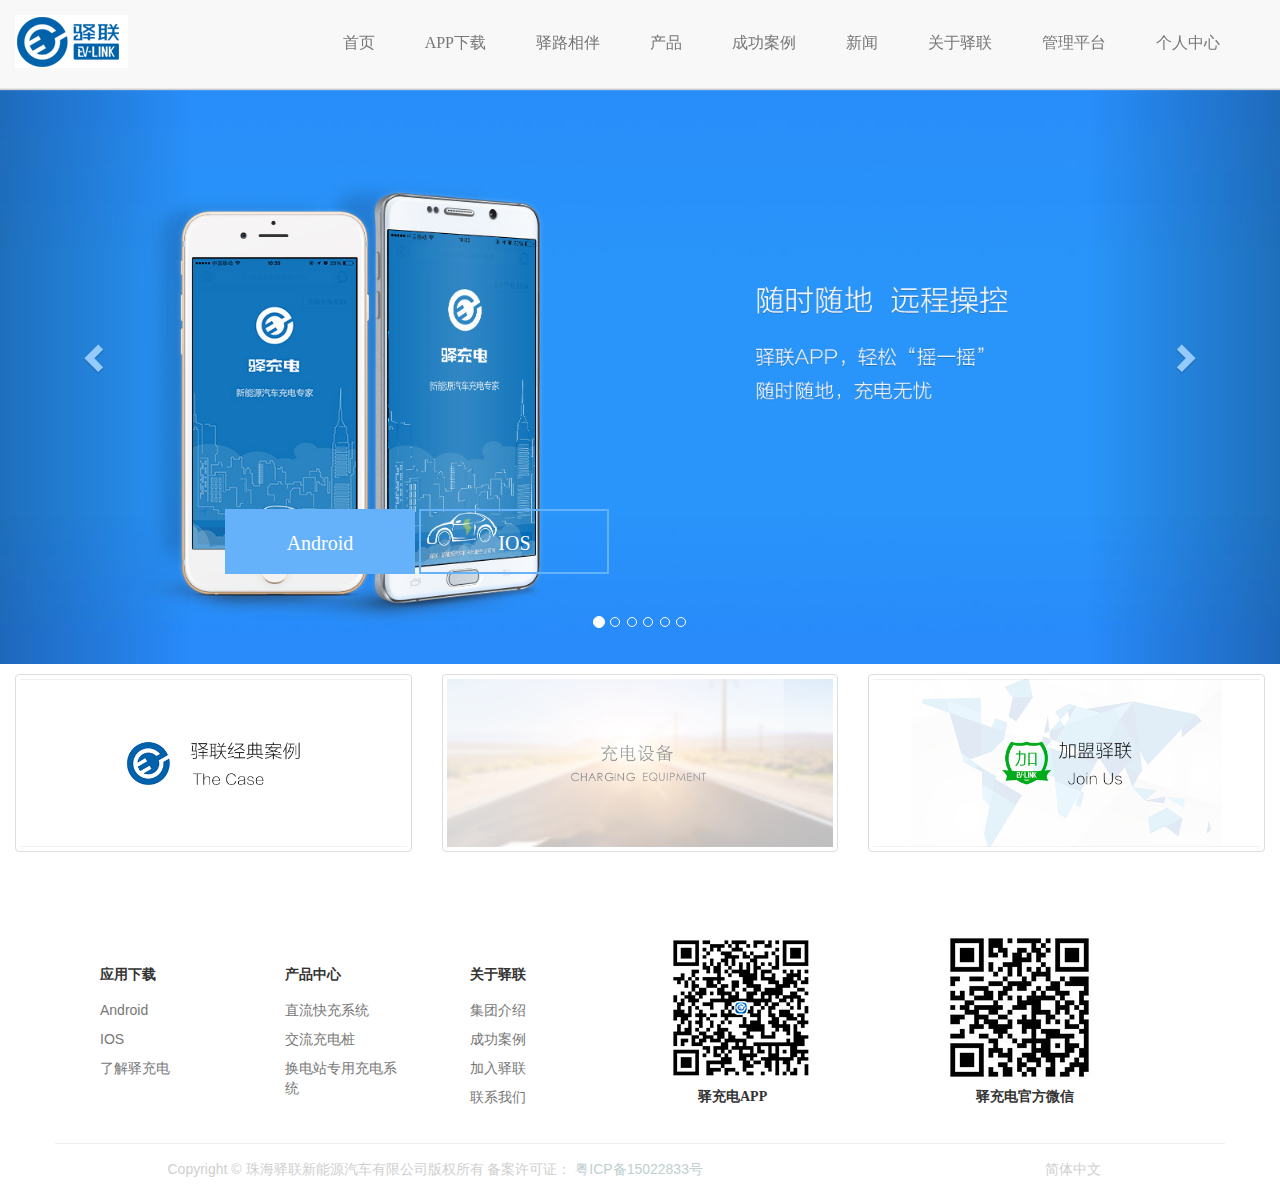
<file: bootstarp/index.html>
<!DOCTYPE html>
<html>
<head>
	<meta charset='utf-8'>
    <meta http-equiv="X-UA-Compatible" content="IE=edge">
    <meta name="viewport" content="width=device-width, initial-scale=1">
    <!-- 上述3个meta标签*必须*放在最前面，任何其他内容都*必须*跟随其后！ -->
	<title>驿联官方网站</title>
  <link rel="shortcut icon" type="text/css" href="img/elian.ico">
	<link rel="stylesheet" type="text/css" href="css/bootstrap.min.css">
	<link rel="stylesheet" type="text/css" href="css/base.css">
  <style type="text/css">
  .btn-eliangreen_1,.btn-eliangreen_2{color: #ffffff;font-family: '微软雅黑';font-size: 20px;height: 65px;line-height: 65px;width: 190px;display: inline-block;text-align: center;}
  .btn-eliangreen_1:hover,.btn-eliangreen_2:hover,.btn-eliangreen_1:focus,.btn-eliangreen_2:focus {color: #fff;}
  
  .group1 .btn-eliangreen_1{background-color: #65b2fb;border: 2px solid #65b2fb;}
  .group1 .btn-eliangreen_2{border: 2px solid #65b2fb;}
  .group1 .btn-eliangreen_1:hover,.group1 .btn-eliangreen_1:focus{background-color: #499ded;border: 2px solid #499ded;}
  .group1 .btn-eliangreen_2:hover,.group1 .btn-eliangreen_2:focus{background-color: #65b2fb;}

  .group2 .btn-eliangreen_1{background-color: #00ab1b;border: 2px solid #00ab1b;}
  .group2 .btn-eliangreen_2{border: 2px solid #00ab1b;}
  .group2 .btn-eliangreen_1:hover,.group2 .btn-eliangreen_1:focus{background-color: #009416;border: 2px solid #00ab1b;}
  .group2 .btn-eliangreen_2:hover,.group2 .btn-eliangreen_2:focus{background-color: #00ab1b;}

  .group5 .btn-eliangreen_1{background-color: #72787e;border: 2px solid #72787e;}
  .group5 .btn-eliangreen_2{border: 2px solid #72787e;}
  .group5 .btn-eliangreen_1:hover,.group5 .btn-eliangreen_1:focus{background-color: #474c51;border: 2px solid #474c51;}
  .group5 .btn-eliangreen_2:hover,.group5 .btn-eliangreen_2:focus{background-color: #72787e;}
  
  .button-group{position: absolute;top: 459px;left: 225px;z-index: 100}
  #myCarousel{position: relative;min-width: 1200px;}
  </style>
</head>
<body>
  <div id='header'>
    <nav class="navbar navbar-default navbar-fixed-top ">
      <div class="container-fluid">
        <div class="navbar-header">
          <button class="navbar-toggle" data-target="#example-navbar-collapse" data-toggle="collapse" type="button">
          <span class="sr-only">切换导航</span>
          <span class="icon-bar"></span>
          <span class="icon-bar"></span>
          <span class="icon-bar"></span>
          </button>
          <a class="navbar-brand" href="index.html" style='height:88px;position: relative;top:0px;'>
            <img src="img/logo.png">
          </a>
        </div>
        <div id="example-navbar-collapse" class="collapse navbar-collapse">
          <ul class="nav navbar-nav navbar-right">
            <li><a href="index.html">首页</a></li>
            <li><a href="download.html">APP下载</a></li>
            <li><a href="javascript:;">驿路相伴</a></li>
            <li><a href="product.html">产品</a></li>
            <li><a href="case.html">成功案例</a></li>
            <li><a href="news/1">新闻</a></li>
            <li><a href="about.html">关于驿联</a></li>
            <li><a target="_blank" href="http://58.213.118.23:8081/elink-system-web">管理平台</a></li>
            <li><a target="_blank" href="user_register.html">个人中心</a></li>
          </ul>
        </div>
      </div>
    </nav>
  </div>
  <div id='body'>
    <div id="myCarousel" class="carousel slide">
      <ol class="carousel-indicators">
        <li data-target="#myCarousel" data-slide-to="0" class="active"></li>
        <li data-target="#myCarousel" data-slide-to="1"></li>
        <li data-target="#myCarousel" data-slide-to="2"></li>
        <li data-target="#myCarousel" data-slide-to="3"></li>
        <li data-target="#myCarousel" data-slide-to="4"></li>
        <li data-target="#myCarousel" data-slide-to="5"></li>
      </ol>
      <!-- Carousel items -->
      <div class="carousel-inner">
        <div class="active item">
          <img alt="" src="img/banner-1.jpg">
          <div class="button-group group1">
            <a href="apk/ev-link.apk" class="btn-eliangreen_1">Android</a>
            <a target="_blank" href="https://itunes.apple.com/cn/app/yi-chong-dian/id1047577641?mt=8" class="btn-eliangreen_2">IOS</a>
          </div>
        </div>
        <div class="item">
          <img alt="" src="img/banner-2.jpg">
          <div class="button-group group2">
            <a href="apk/ev-link.apk" class="btn-eliangreen_1">Android</a>
            <a target="_blank" href="https://itunes.apple.com/cn/app/yi-chong-dian/id1047577641?mt=8" class="btn-eliangreen_2">IOS</a>
          </div>
        </div>
        <div class="item">
          <img alt="" src="img/banner-3.jpg">
        </div>
        <div class="item">
          <img alt="" src="img/banner-4.jpg">
        </div>
        <div class="item">
          <img alt="" src="img/banner-5.jpg">
          <div class="button-group group5">
            <a href="apk/ev-link.apk" class="btn-eliangreen_1">Android</a>
            <a target="_blank" href="https://itunes.apple.com/cn/app/yi-chong-dian/id1047577641?mt=8" class="btn-eliangreen_2">IOS</a>
          </div>
        </div>
      </div>
      <!-- Carousel nav -->
      <a class="carousel-control left" href="#myCarousel" data-slide="prev"><span aria-hidden="true" class="glyphicon glyphicon-chevron-left"></span></a>
      <a class="carousel-control right" href="#myCarousel" data-slide="next"><span aria-hidden="true" class="glyphicon glyphicon-chevron-right"></span></a>
    </div>
    <div class="container-fluid ">
      <div class="row">
          <div class="col-sm-12 col-md-4 col-lg-4">
            <a href="about.html#anli" target="_blank" class='thumbnail'><img alt="驿联解决方案" srcset="img/foot-1.png" src="img/foot-1-b.png"></a>
          </div>
          <div class="col-sm-12 col-md-4 col-lg-4">
            <a href="product_1.html" target="_blank" class='thumbnail'><img alt="充电设备" srcset="img/foot-2.png" src="img/foot-2-b.png"></a>
          </div>
          <div class="col-sm-12 col-md-4 col-lg-4">
            <a href="about.html#jiaru" target="_blank" class='thumbnail'><img alt="加盟驿联" srcset="img/foot-3.png" src="img/foot-3-b.png"></a>
          </div>
      </div>
    </div>
  </div>
  <div id='footer'>
    <div class="container">
      <div class='row'>
        <div class='col-lg-6 col-md-6 col-sm-6 col-xs-12'>
          <div class='col-lg-4 col-md-4 col-sm-4 col-xs-12'>
            <div class="list-group">
              <h2 href="#" class="list-group-item ">
                应用下载
              </h2>
              <a href="download.html" target="_blank" class="list-group-item">Android</a>
              <a href="download.html" target="_blank" class="list-group-item">IOS</a>
              <a href="download.html" target="_blank" class="list-group-item">了解驿充电</a>
            </div>
          </div>
          <div class='col-lg-4 col-md-4 col-sm-4 col-xs-12'>
            <div class="list-group">
              <h2 href="#" class="list-group-item ">
                产品中心
              </h2>
              <a href="product_1.html" target="_blank" class="list-group-item">直流快充系统</a>
              <a href="product_1.html" target="_blank" class="list-group-item">交流充电桩</a>
              <a href="product_1.html" target="_blank" class="list-group-item">换电站专用充电系统</a>
            </div>
          </div>
          <div class='col-lg-4 col-md-4 col-sm-4 col-xs-12'>
            <div class="list-group">
              <h2 href="#" class="list-group-item ">
                关于驿联
              </h2>
              <a href="about.html" target="_blank" class="list-group-item">集团介绍</a>
              <a href="product.html" target="_blank" class="list-group-item">成功案例</a>
              <a href="about.html#jiaru" target="_blank" class="list-group-item">加入驿联</a>
              <a href="about.html#lianxi" target="_blank" class="list-group-item">联系我们</a>
            </div>
          </div>
        </div>
        <div class='col-lg-6 col-md-6 col-sm-6  col-xs-12 code'>
          <div class='col-lg-6 col-md-6 col-sm-6 ' style='margin-bottom:10px;'>
              <img src="img/code-1.png">
              <h2>驿充电APP</h2>
          </div>
          <div class='col-lg-6 col-md-6 col-sm-6'>
              <img src="img/code-2.png">
              <h2>驿充电官方微信</h2>
          </div>
        </div>
      </div>
      <div class='row coryright'>
        <div class='col-lg-9 col-md-9 col-sm-9 col-ls-offset-1 col-md-offset-1  col-xs-12 '>
          Copyright © 珠海驿联新能源汽车有限公司版权所有 备案许可证：<a href="http://www.miitbeian.gov.cn" >
          粤ICP备15022833号</a>
        </div>   
        <div class='col-lg-2 col-md-2 col-sm-2 pull-right'>
          <p>简体中文</p>
        </div>
      </div>
    </div>
  </div>
  
  
	<script type="text/javascript" src='js/jquery-1.12.4.min.js'></script>
	<script type="text/javascript" src='js/bootstrap.min.js'></script>
  <script type="text/javascript">
  $(function () {
    //  $('.carousel').carousel({
    //   interval: 2000
    // });
  })
       
  </script>
</body>
</html>
</file>
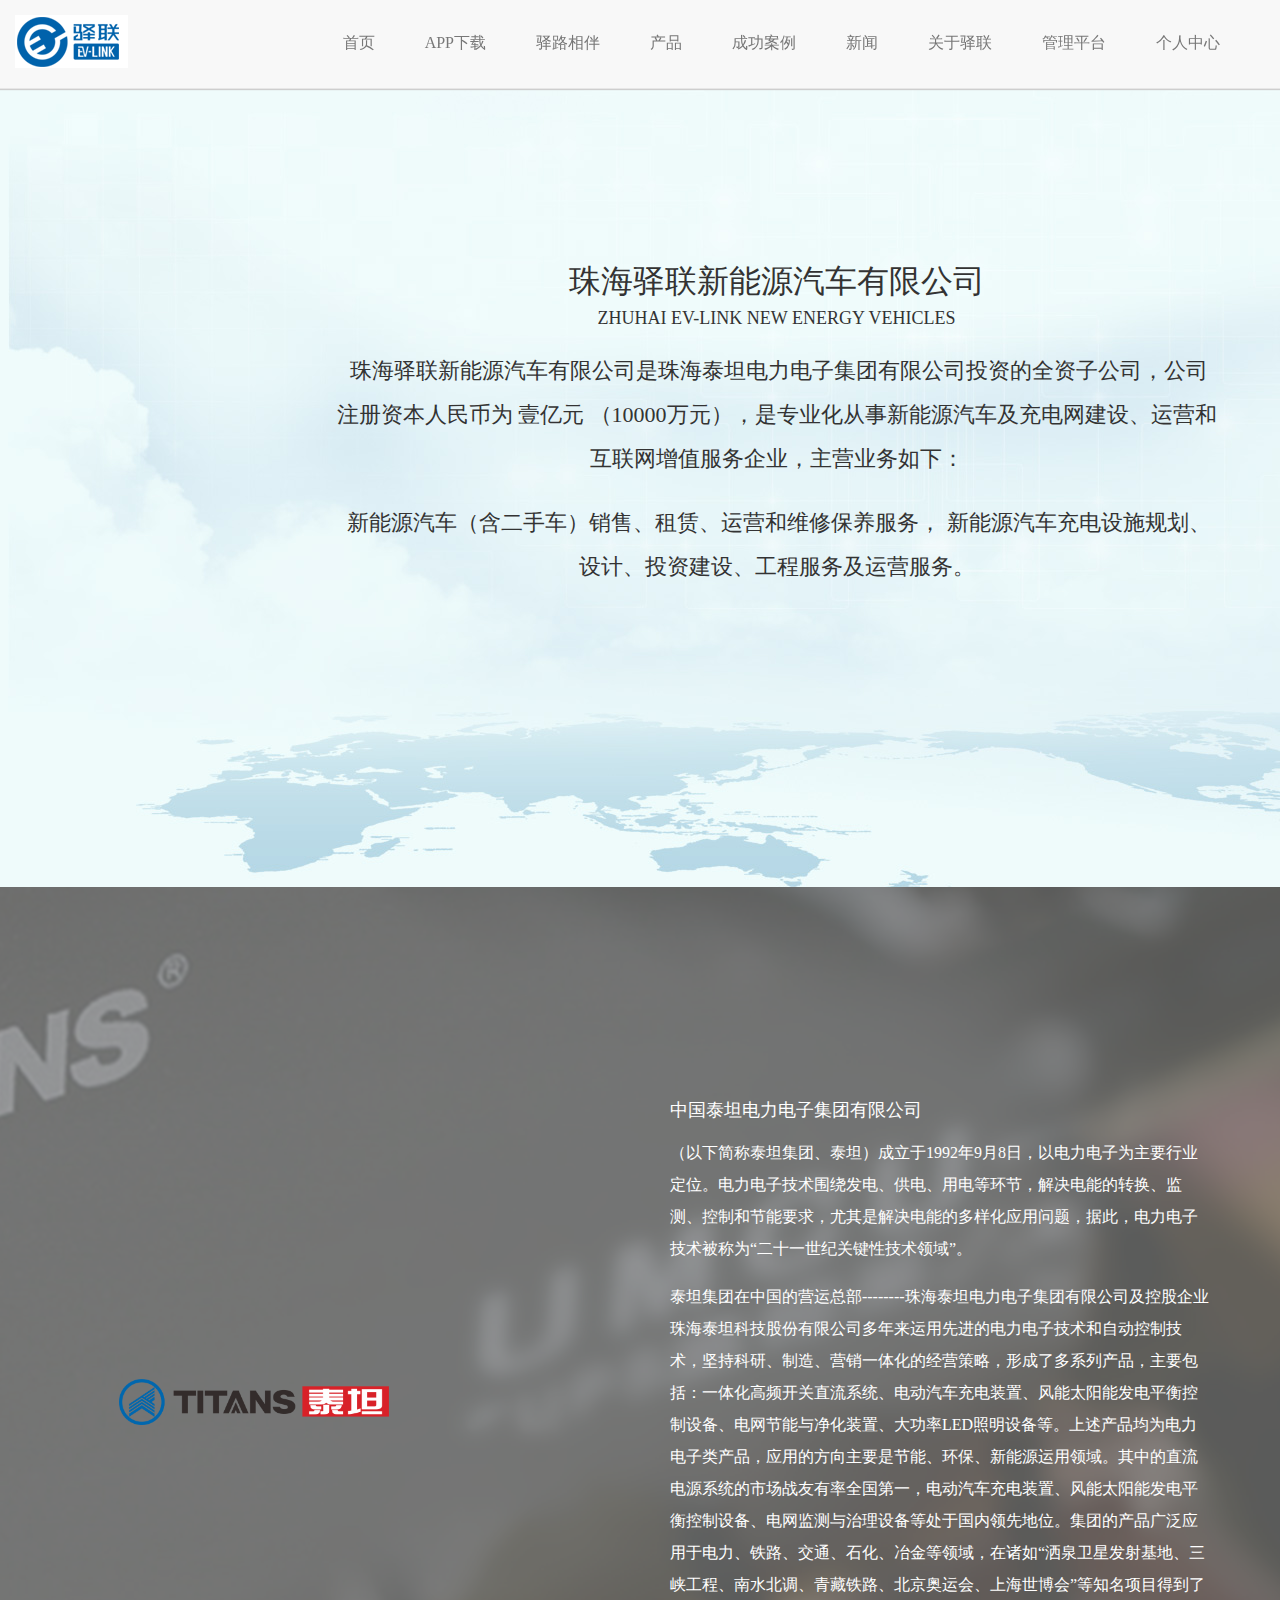
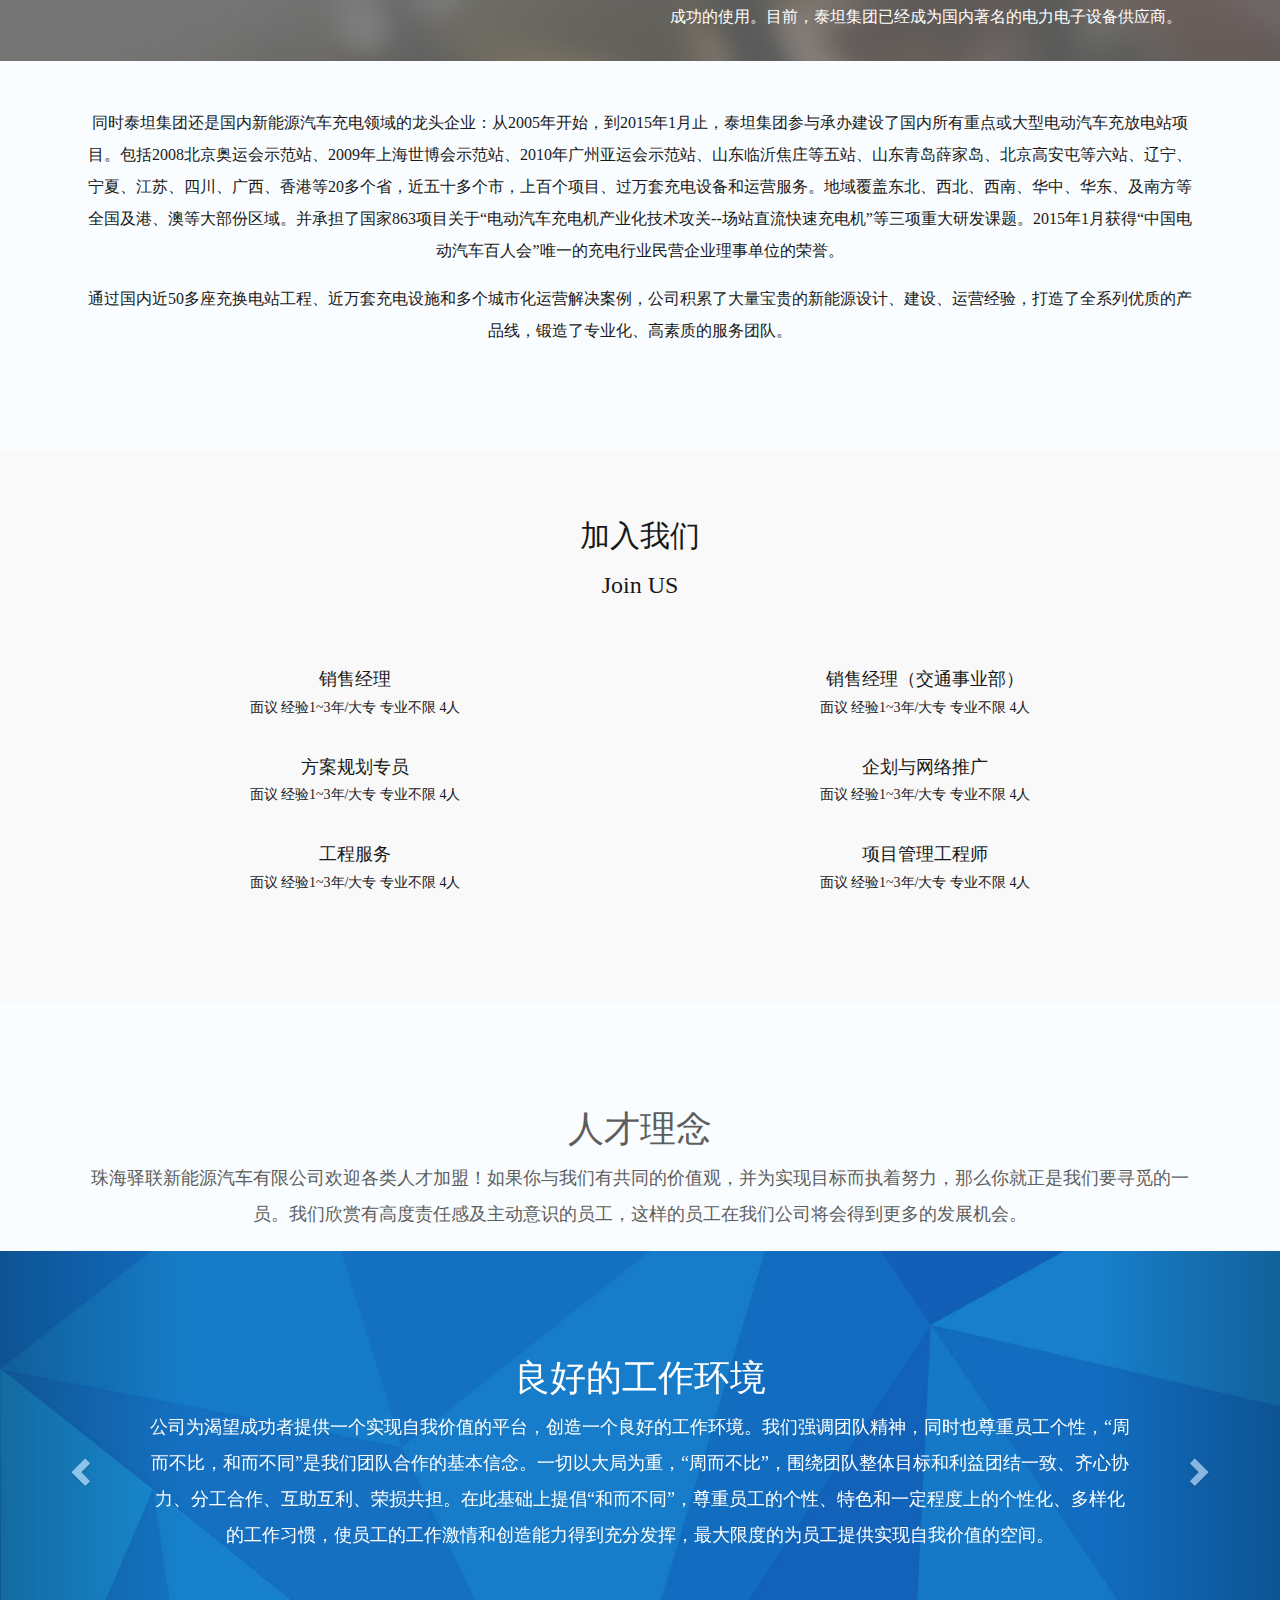
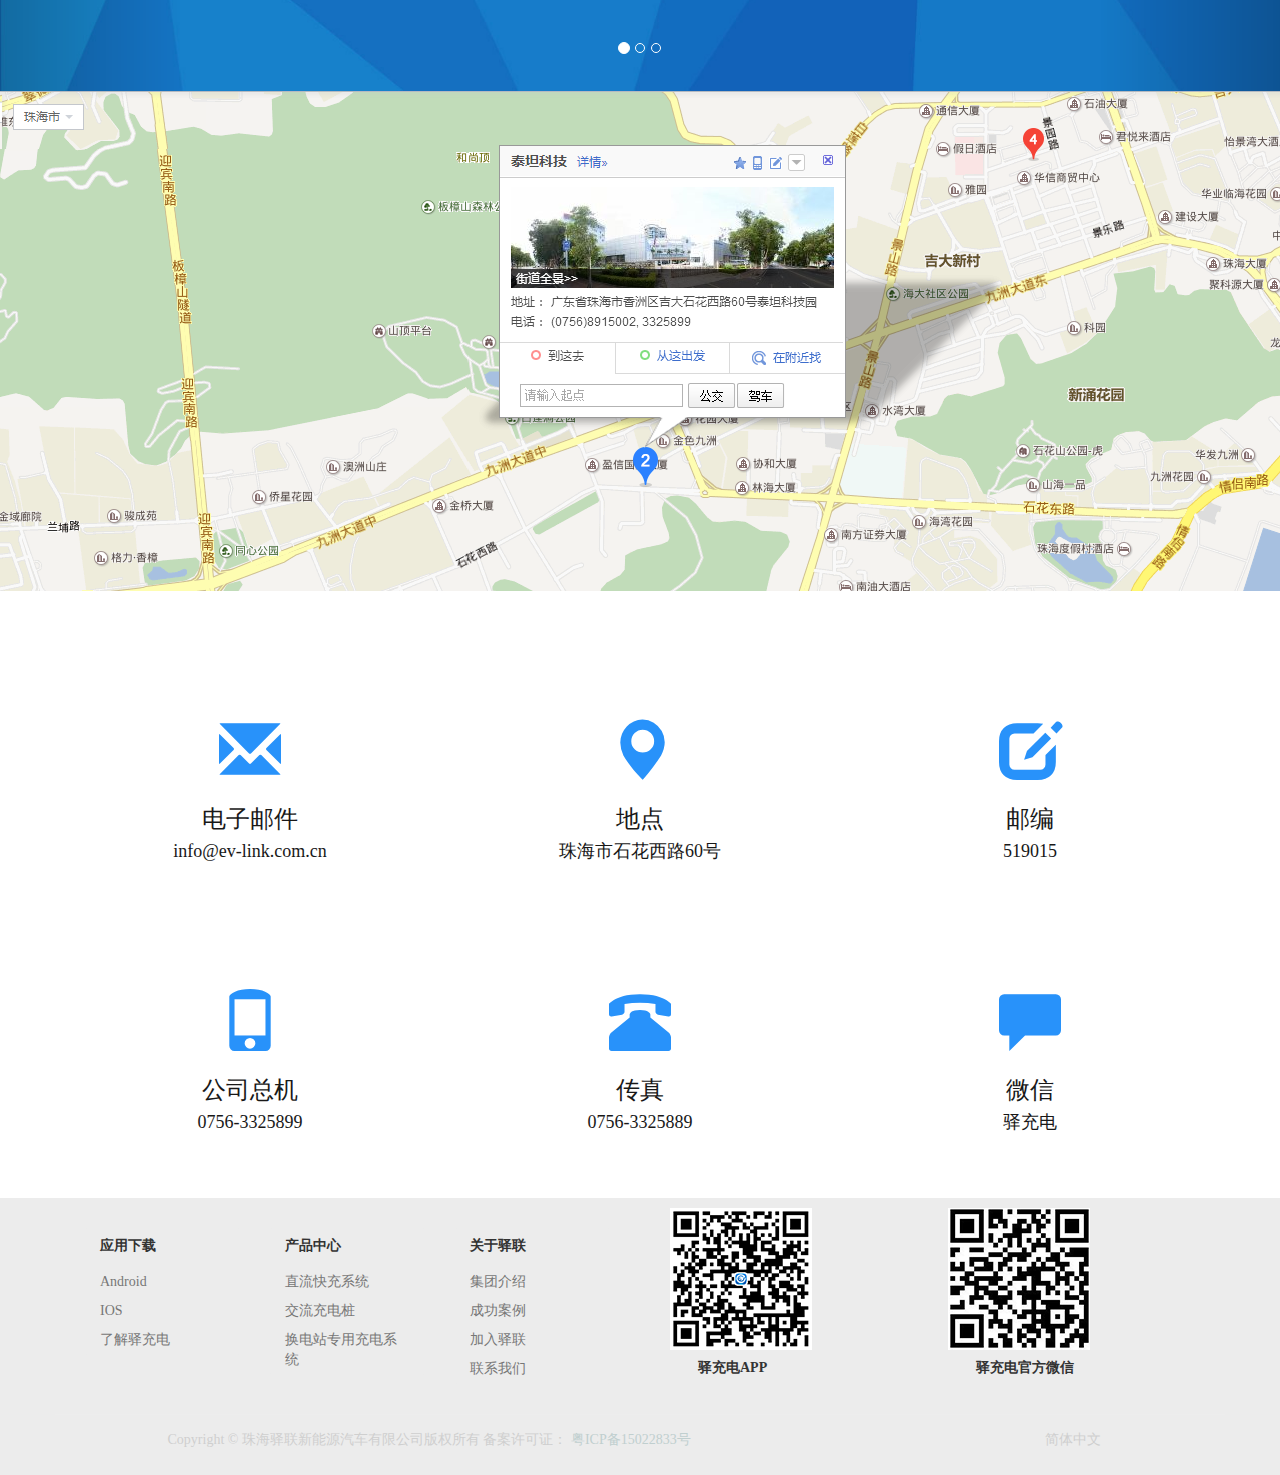
<file: bootstarp/about.html>
<!DOCTYPE html>
<html>
<head>
	<meta charset='utf-8'>
    <meta http-equiv="X-UA-Compatible" content="IE=edge">
    <meta name="viewport" content="width=device-width, initial-scale=1">
    <!-- 上述3个meta标签*必须*放在最前面，任何其他内容都*必须*跟随其后！ -->
	<title>驿联官方网站</title>
  <link rel="shortcut icon" type="text/css" href="img/elian.ico">
	<link rel="stylesheet" type="text/css" href="css/bootstrap.min.css">
	<link rel="stylesheet" type="text/css" href="css/base.css">
  <style type="text/css">
  body{font-family: "微软雅黑";}
  	#body{padding-top: 0px;padding-left: 0;padding-right: 0;}
  	#footer{background-color: #ececec;}
    .list-group-item {background-color: #ececec;}
    .elian-details{color: #181818;}
    .section1{/*background: url(img/banner-about.jpg) no-repeat*/;/*height: 800px;*//*background-size:100%,100%;*/min-width: 1343px;overflow: hidden;position: relative;}

    .section2{min-width: 1343px;position: relative;max-height: 704px;}
    .section1 .content{width: 880px;position: absolute;top: 30%;left: calc(50% - 320px);text-align: center;margin-top: -50px;}
    .section1 .content h2{font-size: 32px;}
    .section1 .content h3{margin: 20px 0;line-height: 44px;font-size: 22px;text-indent: 5px;}
    .section1 .bg{position: relative;top: -50px;}

    .section2 .content{width: 540px;position: absolute;top: 19%;left: 51%;}
    .section2 .content p{line-height: 32px;margin: 16px 0px;}
    .section2 .bg{position: relative;left: -490px;top: -70px;}
    .section2 .logo{position: absolute;left: 10%;top: 60%;width: 270px;height: 46px;}
    .section3{background: #fafdff; min-height: 390px;text-align: center;}
    .section3 .elian-details{margin-top: 30px;}
    .section3 .container{font-size: 16px;line-height: 32px;}
    .section3 .container p{margin: 16px 0;}
    
    .section4{background: #f9f9f9; min-height: 550px;text-align: center;}
    /*.section4 .elian-title{margin-top: 20px;}*/
    .section4 .elian-details{padding-top: 30px;}
    .section4 .pdt2{margin-top: 22px;}

    .section5{background: #fafdff;min-height: 250px;text-align: center;border-top:1px solid #FAFAFA;}
    .section5 .container{padding-top: 40px;}

    .section6{min-width: 1200px;}

    .section7{background: url(img/map.png) no-repeat #f9f9f9;height: 500px;background-size:100%,100%;}

    .section8{background: #ffffff;}
    .font-yh{text-align: center;}
    .pdt10{padding-top: 10%;}
    .item{position: relative;}
    .about-goup{position: absolute;top: 20%;left: calc(50% - 490px);text-align: center;width: 980px;}
    .about-goup h1{font-size: 36px;color: #fff;}
    .about-goup p{font-size: 18px;line-height: 2;color: #fff;}
  </style>
 </head>
 <body>
   <div id='header'>
     <nav class="navbar navbar-default navbar-fixed-top ">
       <div class="container-fluid">
         <div class="navbar-header">
           <button class="navbar-toggle" data-target="#example-navbar-collapse" data-toggle="collapse" type="button">
           <span class="sr-only">切换导航</span>
           <span class="icon-bar"></span>
           <span class="icon-bar"></span>
           <span class="icon-bar"></span>
           </button>
           <a class="navbar-brand" href="index.html" style='height:88px;position: relative;top:0px;'>
             <img src="img/logo.png">
           </a>
         </div>
         <div id="example-navbar-collapse" class="collapse navbar-collapse">
           <ul class="nav navbar-nav navbar-right">
             <li><a href="index.html">首页</a></li>
             <li><a href="download.html">APP下载</a></li>
             <li><a href="javascript:;">驿路相伴</a></li>
             <li><a href="product.html">产品</a></li>
             <li><a href="case.html">成功案例</a></li>
             <li><a href="news/1">新闻</a></li>
             <li><a href="about.html">关于驿联</a></li>
             <li><a target="_blank" href="http://58.213.118.23:8081/elink-system-web">管理平台</a></li>
             <li><a target="_blank" href="elink-user-web/user_register_page.do">个人中心</a></li>
           </ul>
         </div>
       </div>
     </nav>
   </div>
   <div id='body' class="container-fluid">
    <div class='row'>
      <div class='col-lg-12 section1'>
        <img src="img/banner-about.jpg" class='bg'>
        <div class='content'>
          <h2>珠海驿联新能源汽车有限公司</h2>
          <h4>ZHUHAI EV-LINK NEW ENERGY VEHICLES</h4>
          <h3>珠海驿联新能源汽车有限公司是珠海泰坦电力电子集团有限公司投资的全资子公司，公司注册资本人民币为 壹亿元 （10000万元），是专业化从事新能源汽车及充电网建设、运营和互联网增值服务企业，主营业务如下：</h3>
          <h3> 新能源汽车（含二手车）销售、租赁、运营和维修保养服务， 新能源汽车充电设施规划、设计、投资建设、工程服务及运营服务。</h3>
        </div>
      </div>
      <div class='col-lg-12 section2'>
        <img src="img/banner-about-bg.png" class='bg'>
        <img src="img/titan-logo.png" class='logo'>
        <div style="color: #ffffff;" class="content">
          <h4>中国泰坦电力电子集团有限公司</h4>
          <p>（以下简称泰坦集团、泰坦）成立于1992年9月8日，以电力电子为主要行业定位。电力电子技术围绕发电、供电、用电等环节，解决电能的转换、监测、控制和节能要求，尤其是解决电能的多样化应用问题，据此，电力电子技术被称为“二十一世纪关键性技术领域”。</p>
          <p>泰坦集团在中国的营运总部--------珠海泰坦电力电子集团有限公司及控股企业珠海泰坦科技股份有限公司多年来运用先进的电力电子技术和自动控制技术，坚持科研、制造、营销一体化的经营策略，形成了多系列产品，主要包括：一体化高频开关直流系统、电动汽车充电装置、风能太阳能发电平衡控制设备、电网节能与净化装置、大功率LED照明设备等。上述产品均为电力电子类产品，应用的方向主要是节能、环保、新能源运用领域。其中的直流电源系统的市场战友有率全国第一，电动汽车充电装置、风能太阳能发电平衡控制设备、电网监测与治理设备等处于国内领先地位。集团的产品广泛应用于电力、铁路、交通、石化、冶金等领域，在诸如“洒泉卫星发射基地、三峡工程、南水北调、青藏铁路、北京奥运会、上海世博会”等知名项目得到了成功的使用。目前，泰坦集团已经成为国内著名的电力电子设备供应商。</p>
          <a name="wenhua"></a>
        </div>
      </div>
      <div class='col-lg-12 section3'>
        <div class="elian-details">
                <a name="wenhua"></a>
                <div class="container">
                  <div class="col-xs-12">
                    <p>同时泰坦集团还是国内新能源汽车充电领域的龙头企业：从2005年开始，到2015年1月止，泰坦集团参与承办建设了国内所有重点或大型电动汽车充放电站项目。包括2008北京奥运会示范站、2009年上海世博会示范站、2010年广州亚运会示范站、山东临沂焦庄等五站、山东青岛薛家岛、北京高安屯等六站、辽宁、宁夏、江苏、四川、广西、香港等20多个省，近五十多个市，上百个项目、过万套充电设备和运营服务。地域覆盖东北、西北、西南、华中、华东、及南方等全国及港、澳等大部份区域。并承担了国家863项目关于“电动汽车充电机产业化技术攻关--场站直流快速充电机”等三项重大研发课题。2015年1月获得“中国电动汽车百人会”唯一的充电行业民营企业理事单位的荣誉。</p>
                    <p>通过国内近50多座充换电站工程、近万套充电设施和多个城市化运营解决案例，公司积累了大量宝贵的新能源设计、建设、运营经验，打造了全系列优质的产品线，锻造了专业化、高素质的服务团队。</p>
                  </div>
                </div>
                <a name="anli"></a>
        </div>
      </div>
      <div class='col-lg-12 section4'>
        <div class="elian-title">
          <a name="anli"></a>
          <div class="container">
            <a name="anli"></a>
              <div class="col-xs-12"><a name="anli">
                </a><a name="jiaru"></a>
                <h2>加入我们</h2>
                <h3>Join US</h3>
              </div>
          </div>
        </div>
        <div class="elian-details">
          <div class="container">
            <div class="col-xs-12 col-sm-6 pdt2">
              <h4>销售经理</h4>
              <h5>面议  经验1~3年/大专  专业不限  4人</h5>
            </div>
            <div class="col-xs-12 col-sm-6 pdt2">
              <h4>销售经理（交通事业部）</h4>
              <h5>面议  经验1~3年/大专  专业不限  4人</h5>
            </div>
            <div class="col-xs-12 col-sm-6 pdt2">
              <h4>方案规划专员</h4>
              <h5>面议  经验1~3年/大专  专业不限  4人</h5>
            </div>
            <div class="col-xs-12 col-sm-6 pdt2">
              <h4>企划与网络推广</h4>
              <h5>面议  经验1~3年/大专  专业不限  4人</h5>
            </div>
            <div class="col-xs-12 col-sm-6 pdt2">
              <h4>工程服务</h4>
              <h5>面议  经验1~3年/大专  专业不限  4人</h5>
            </div>
            <div class="col-xs-12 col-sm-6 pdt2">
              <h4>项目管理工程师</h4>
              <h5>面议  经验1~3年/大专  专业不限  4人</h5>
            </div>
            <a name="rencai"></a>
          </div>
        </div>
      </div>
      <div class='col-lg-12 section5'>
        <div class="elian-title">
                <div class="container">
                  <div style="color: #5d5d5d;" class="col-xs-12">
                    <h1>人才理念</h1>
                    <h4 style="line-height:2;">珠海驿联新能源汽车有限公司欢迎各类人才加盟！如果你与我们有共同的价值观，并为实现目标而执着努力，那么你就正是我们要寻觅的一员。我们欣赏有高度责任感及主动意识的员工，这样的员工在我们公司将会得到更多的发展机会。</h4>
                  </div>
                </div>
              </div>
      </div>
      <div id="myCarousel" class="carousel slide col-lg-12 section6">
        <ol class="carousel-indicators">
          <li data-target="#myCarousel" data-slide-to="0" class="active"></li>
          <li data-target="#myCarousel" data-slide-to="1"></li>
          <li data-target="#myCarousel" data-slide-to="2"></li>
        </ol>
        <!-- Carousel items -->
        <div class="carousel-inner">
          <div class="active item">
            <div class="about-goup">
              <h1>良好的工作环境</h1>
              <p>公司为渴望成功者提供一个实现自我价值的平台，创造一个良好的工作环境。我们强调团队精神，同时也尊重员工个性，“周而不比，和而不同”是我们团队合作的基本信念。一切以大局为重，“周而不比”，围绕团队整体目标和利益团结一致、齐心协力、分工合作、互助互利、荣损共担。在此基础上提倡“和而不同”，尊重员工的个性、特色和一定程度上的个性化、多样化的工作习惯，使员工的工作激情和创造能力得到充分发挥，最大限度的为员工提供实现自我价值的空间。</p>
            </div>
            <img alt="" src="img/about-job-bg.jpg">
          </div>
          <div class="item">
            <div class="myCarousel about-goup">
                <h1>合理的薪酬政策</h1>
                <p>公司认为，企业家、资本、知识与劳动力是创造价值的四个基本因素，在此认识的基础上，公司不断调整和完善分配机制，制定合理的薪酬政策。 在目前的条件下，我们将实现：一般员工的收入达到当地中上水平，关键岗位优秀员工的收入达到当地上等水平，优秀的核心员工的收入达到当地同行业同类员工的最高水平。 根据不同部门的工作特点，我们会采取不同的分配机制，比如：项目管理制、定额管理制、费用包干制、绩效考核制等等，其目的是使薪酬政策成为一种激励手段。我们相信，在外部激励和内心规约的双重约束下，员工能够得到更好塑造、更快地发展。</p>
             </div>
            <img alt="" src="img/about-job-bg1.jpg">
          </div>
          <div class="item">
            <div class="myCarousel about-goup">
              <h1>合理的薪酬政策</h1>
              <p>公司认为，企业家、资本、知识与劳动力是创造价值的四个基本因素，在此认识的基础上，公司不断调整和完善分配机制，制定合理的薪酬政策。 在目前的条件下，我们将实现：一般员工的收入达到当地中上水平，关键岗位优秀员工的收入达到当地上等水平，优秀的核心员工的收入达到当地同行业同类员工的最高水平。 根据不同部门的工作特点，我们会采取不同的分配机制，比如：项目管理制、定额管理制、费用包干制、绩效考核制等等，其目的是使薪酬政策成为一种激励手段。我们相信，在外部激励和内心规约的双重约束下，员工能够得到更好塑造、更快地发展。</p>
            </div>
            <img alt="" src="img/about-job-bg2.jpg">
          </div>
        </div>
        <!-- Carousel nav -->
        <a class="carousel-control left" href="#myCarousel" data-slide="prev"><span aria-hidden="true" class="glyphicon glyphicon-chevron-left"></span></a>
        <a class="carousel-control right" href="#myCarousel" data-slide="next"><span aria-hidden="true" class="glyphicon glyphicon-chevron-right"></span></a>
      </div>
      <div class='col-lg-12 section7'>
        <img src="img/map.png">
      </div>
      <div class='col-lg-12 section8'>
        <div class="elian-details">
          <div class="container font-yh">
            <div class='row'>
              <a name="lianxi"></a>
              <a name="way"></a>
              <a name="jiameng"></a>
              <div class="col-xs-6 col-lg-4 col-md-4 col-sm-4 pdt10">
                <span style="font-size: 62px;color: #2892fa;" class="glyphicon glyphicon-envelope"></span>
                <h3>电子邮件</h3>
                <h4>info@ev-link.com.cn</h4>
              </div>
              <div class="col-xs-6 col-lg-4 col-md-4 col-sm-4 pdt10">
                <span style="font-size: 62px;color: #2892fa;" class="glyphicon glyphicon-map-marker"></span>
                <h3>地点</h3>
                <h4>珠海市石花西路60号</h4>
              </div>
              <div class="col-xs-6 col-lg-4 col-md-4 col-sm-4 pdt10">
                <span style="font-size: 62px;color: #2892fa;" class="glyphicon glyphicon-edit"></span>
                <h3>邮编</h3>
                <h4>519015</h4>
              </div>
              <div class="col-xs-6 col-lg-4 col-md-4 col-sm-4 pdt10">
                <span style="font-size: 62px;color: #2892fa;" class="glyphicon glyphicon-phone"></span>
                <h3>公司总机</h3>
                <h4>0756-3325899</h4>
              </div>
              <div class="col-xs-6 col-lg-4 col-md-4 col-sm-4 pdt10">
                <span style="font-size: 62px;color: #2892fa;" class="glyphicon glyphicon-phone-alt"></span>
                <h3>传真</h3>
                <h4>0756-3325889</h4>
              </div>
              <div class="col-xs-6 col-lg-4 col-md-4 col-sm-4 pdt10">
                <span style="font-size: 62px;color: #2892fa;" class="glyphicon glyphicon-comment"></span>
                <h3>微信</h3>
                <h4>驿充电</h4>
              </div>
            </div> 
          </div>
        </div>  
      </div>
    </div>
   </div>
   <div id='footer'>
     <div class="container">
       <div class='row'>
         <div class='col-lg-6 col-md-6 col-sm-6 col-xs-12'>
           <div class='col-lg-4 col-md-4 col-sm-4 col-xs-12'>
             <div class="list-group">
               <h2 href="#" class="list-group-item ">
                 应用下载
               </h2>
               <a href="download.html" target="_blank" class="list-group-item">Android</a>
               <a href="download.html" target="_blank" class="list-group-item">IOS</a>
               <a href="download.html" target="_blank" class="list-group-item">了解驿充电</a>
             </div>
           </div>
           <div class='col-lg-4 col-md-4 col-sm-4 col-xs-12'>
             <div class="list-group">
               <h2 href="#" class="list-group-item ">
                 产品中心
               </h2>
               <a href="product_1.html" target="_blank" class="list-group-item">直流快充系统</a>
               <a href="product_1.html" target="_blank" class="list-group-item">交流充电桩</a>
               <a href="product_1.html" target="_blank" class="list-group-item">换电站专用充电系统</a>
             </div>
           </div>
           <div class='col-lg-4 col-md-4 col-sm-4 col-xs-12'>
             <div class="list-group">
               <h2 href="#" class="list-group-item ">
                 关于驿联
               </h2>
               <a href="about.html" target="_blank" class="list-group-item">集团介绍</a>
               <a href="product.html" target="_blank" class="list-group-item">成功案例</a>
               <a href="about.html#jiaru" target="_blank" class="list-group-item">加入驿联</a>
               <a href="about.html#lianxi" target="_blank" class="list-group-item">联系我们</a>
             </div>
           </div>
         </div>
         <div class='col-lg-6 col-md-6 col-sm-6  col-xs-12 code'>
           <div class='col-lg-6 col-md-6 col-sm-6 ' style='margin-bottom:10px;'>
               <img src="img/code-1.png">
               <h2>驿充电APP</h2>
           </div>
           <div class='col-lg-6 col-md-6 col-sm-6'>
               <img src="img/code-2.png">
               <h2>驿充电官方微信</h2>
           </div>
         </div>
       </div>
       <div class='row coryright'>
         <div class='col-lg-9 col-md-9 col-sm-9 col-ls-offset-1 col-md-offset-1  col-xs-12 '>
           Copyright © 珠海驿联新能源汽车有限公司版权所有 备案许可证：<a href="http://www.miitbeian.gov.cn" >
           粤ICP备15022833号</a>
         </div>   
         <div class='col-lg-2 col-md-2 col-sm-2 pull-right'>
           <p>简体中文</p>
         </div>
       </div>
     </div>
   </div>
   
 	<script type="text/javascript" src='js/jquery-1.12.4.min.js'></script>
 	<script type="text/javascript" src='js/bootstrap.min.js'></script>
 </body>
 </html>
</file>
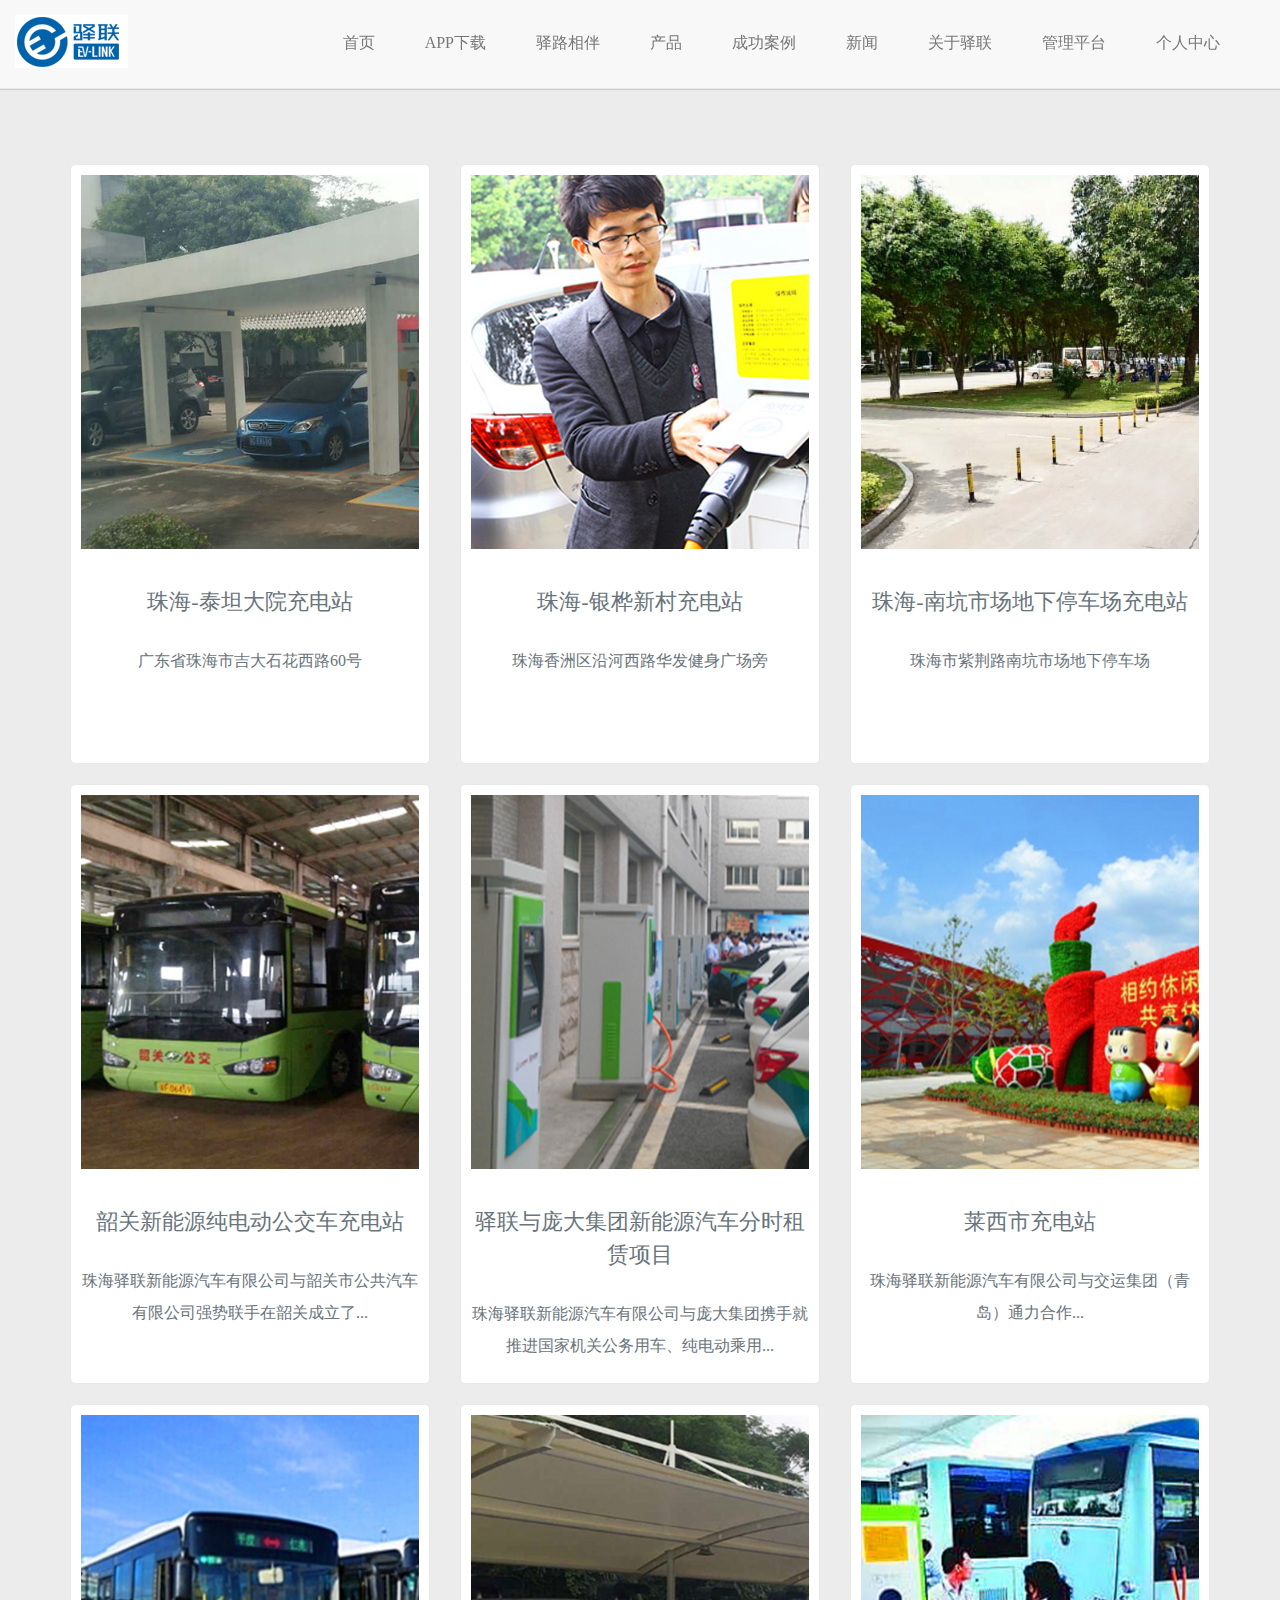
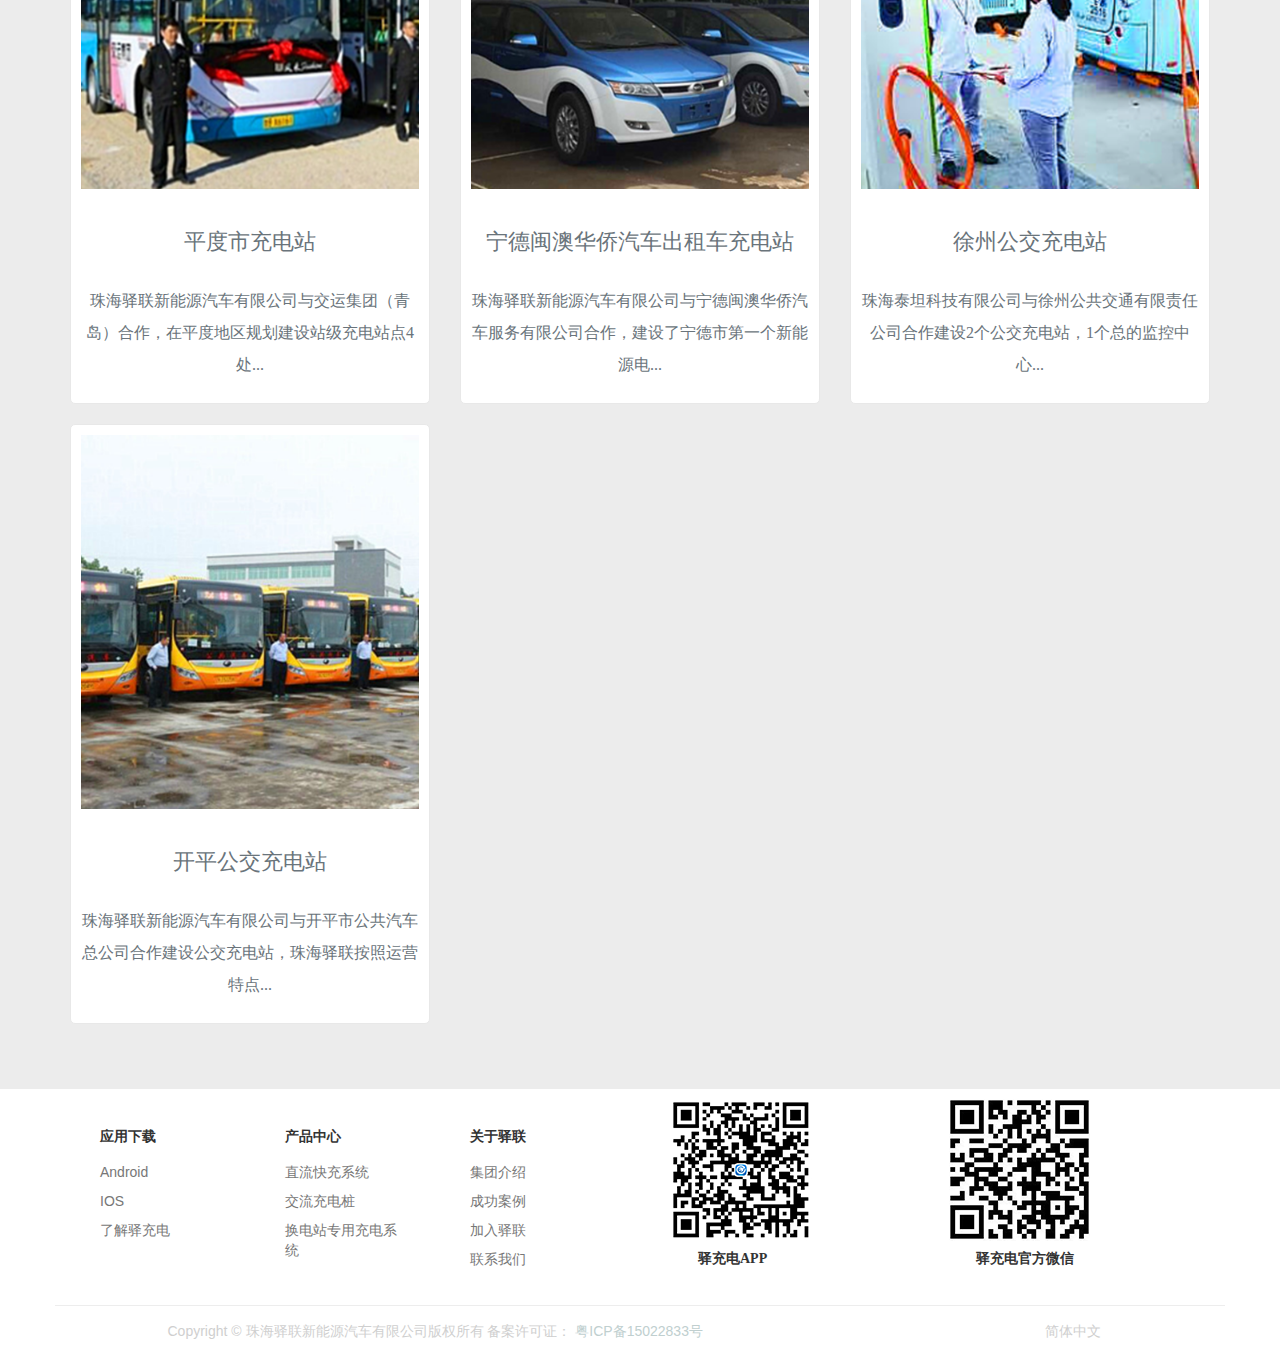
<file: bootstarp/case.html>
<!DOCTYPE html>
<html>
<head>
	<meta charset='utf-8'>
    <meta http-equiv="X-UA-Compatible" content="IE=edge">
    <meta name="viewport" content="width=device-width, initial-scale=1">
    <!-- 上述3个meta标签*必须*放在最前面，任何其他内容都*必须*跟随其后！ -->
	<title>驿联官方网站</title>
  <link rel="shortcut icon" type="text/css" href="img/elian.ico">
	<link rel="stylesheet" type="text/css" href="css/bootstrap.min.css">
	<link rel="stylesheet" type="text/css" href="css/base.css">
  <style type="text/css">
  body{background-color: #ECECEC;}
  	#body{padding-top: 144px;}
  	.product-list{overflow: hidden;background-color: #fff;border: 1px solid #e8e8e8;border-radius: 5px;height: 600px;margin: 10px 0;overflow: hidden;padding: 10px;}
  	.product-list:hover,.product-list:focus{box-shadow: 0 0 20px rgba(144,198,234,0.8);transition-duration: 0.5s;}
  	.product-list a{display: block;width: 100%;overflow: hidden;}
  	.product-list img{max-height: 400px;max-width: 560px;}
  	.product-caption{background: #ffffff;font-family: "微软雅黑","microsoft yahei";text-align: center;}
  	.product-caption h3{color: #6a747b;font-size: 22px;font-weight: 500;line-height: 1.5;padding-top: 5%;}
  	.product-caption h3 a{color: #6a747b;cursor: pointer;}
  	.product-caption h3 a:hover{color: #2582c1;text-decoration: underline;}
  	.product-caption p{color: #6a747b;font-size: 16px;font-weight: 500;line-height: 2;padding-top: 5%;}
 	
  </style>
 </head>
 <body>
   <div id='header'>
     <nav class="navbar navbar-default navbar-fixed-top ">
       <div class="container-fluid">
         <div class="navbar-header">
           <button class="navbar-toggle" data-target="#example-navbar-collapse" data-toggle="collapse" type="button">
           <span class="sr-only">切换导航</span>
           <span class="icon-bar"></span>
           <span class="icon-bar"></span>
           <span class="icon-bar"></span>
           </button>
           <a class="navbar-brand" href="index.html" style='height:88px;position: relative;top:0px;'>
             <img src="img/logo.png">
           </a>
         </div>
         <div id="example-navbar-collapse" class="collapse navbar-collapse">
           <ul class="nav navbar-nav navbar-right">
             <li><a href="index.html">首页</a></li>
             <li><a href="download.html">APP下载</a></li>
             <li><a href="javascript:;">驿路相伴</a></li>
             <li><a href="product.html">产品</a></li>
             <li><a href="case.html">成功案例</a></li>
             <li><a href="news/1">新闻</a></li>
             <li><a href="about.html">关于驿联</a></li>
             <li><a target="_blank" href="http://58.213.118.23:8081/elink-system-web">管理平台</a></li>
             <li><a target="_blank" href="user_register.html">个人中心</a></li>
           </ul>
         </div>
       </div>
     </nav>
   </div>
   <div id='body' class="container">
   	<div class='row'>
   		<div class="col-sm-6 col-md-4">
          <div class="product-list">
            <a target="_blank" href="javascript:;"><img src="img/case1.png"></a>
            <div class="product-caption">
              <h3>
                <a>珠海-泰坦大院充电站</a>
              </h3>
              <p>广东省珠海市吉大石花西路60号</p>
            </div>
          </div>
        </div>
        <div class="col-sm-6 col-md-4">
          <div class="product-list">
            <a target="_blank" href="javascript:;"><img src="img/case2.png"></a>
            <div class="product-caption">
              <h3>
                <a>珠海-银桦新村充电站</a>
              </h3>
              <p>珠海香洲区沿河西路华发健身广场旁</p>
            </div>
          </div>
        </div>
        <div class="col-sm-6 col-md-4">
          <div class="product-list">
            <a target="_blank" href="javascript:;"><img src="img/case3.png"></a>
            <div class="product-caption">
              <h3>
                <a>珠海-南坑市场地下停车场充电站</a>
              </h3>
              <p>珠海市紫荆路南坑市场地下停车场</p>
            </div>
          </div>
        </div>
        <div class="col-sm-6 col-md-4">
          <div class="product-list">
            <a target="_blank" href="javascript:;"><img src="img/case4.png"></a>
            <div class="product-caption">
              <h3>
                <a>韶关新能源纯电动公交车充电站</a>
              </h3>
              <p>珠海驿联新能源汽车有限公司与韶关市公共汽车有限公司强势联手在韶关成立了...</p>
            </div>
          </div>
        </div>
        <div class="col-sm-6 col-md-4">
          <div class="product-list">
            <a target="_blank" href="javascript:;"><img src="img/case5.png"></a>
            <div class="product-caption">
              <h3>
                <a>驿联与庞大集团新能源汽车分时租赁项目</a>
              </h3>
              <p>珠海驿联新能源汽车有限公司与庞大集团携手就推进国家机关公务用车、纯电动乘用...</p>
            </div>
          </div>
        </div>
        <div class="col-sm-6 col-md-4">
          <div class="product-list">
            <a target="_blank" href="javascript:;"><img src="img/case6.png"></a>
            <div class="product-caption">
              <h3>
                <a>莱西市充电站</a>
              </h3>
              <p>珠海驿联新能源汽车有限公司与交运集团（青岛）通力合作...</p>
            </div>
          </div>
        </div>
        <div class="col-sm-6 col-md-4">
          <div class="product-list">
            <a target="_blank" href="javascript:;"><img src="img/case7.png"></a>
            <div class="product-caption">
              <h3>
                <a>平度市充电站</a>
              </h3>
              <p>珠海驿联新能源汽车有限公司与交运集团（青岛）合作，在平度地区规划建设站级充电站点4处...</p>
            </div>
          </div>
        </div>
        <div class="col-sm-6 col-md-4">
          <div class="product-list">
            <a target="_blank" href="javascript:;"><img src="img/case8.png"></a>
            <div class="product-caption">
              <h3>
                <a>宁德闽澳华侨汽车出租车充电站</a>
              </h3>
              <p>珠海驿联新能源汽车有限公司与宁德闽澳华侨汽车服务有限公司合作，建设了宁德市第一个新能源电...</p>
            </div>
          </div>
        </div>
        <div class="col-sm-6 col-md-4">
          <div class="product-list">
            <a target="_blank" href="javascript:;"><img src="img/case9.png"></a>
            <div class="product-caption">
              <h3>
                <a>徐州公交充电站</a>
              </h3>
              <p>珠海泰坦科技有限公司与徐州公共交通有限责任公司合作建设2个公交充电站，1个总的监控中心...</p>
            </div>
          </div>
        </div>
        <div class="col-sm-6 col-md-4">
          <div class="product-list">
            <a target="_blank" href="javascript:;"><img src="img/case10.png"></a>
            <div class="product-caption">
              <h3>
                <a>开平公交充电站</a>
              </h3>
              <p>珠海驿联新能源汽车有限公司与开平市公共汽车总公司合作建设公交充电站，珠海驿联按照运营特点...</p>
            </div>
          </div>
        </div>
        

   	</div>
   </div>
   <div id='footer'>
     <div class="container">
       <div class='row'>
         <div class='col-lg-6 col-md-6 col-sm-6 col-xs-12'>
           <div class='col-lg-4 col-md-4 col-sm-4 col-xs-12'>
             <div class="list-group">
               <h2 href="#" class="list-group-item ">
                 应用下载
               </h2>
               <a href="download.html" target="_blank" class="list-group-item">Android</a>
               <a href="download.html" target="_blank" class="list-group-item">IOS</a>
               <a href="download.html" target="_blank" class="list-group-item">了解驿充电</a>
             </div>
           </div>
           <div class='col-lg-4 col-md-4 col-sm-4 col-xs-12'>
             <div class="list-group">
               <h2 href="#" class="list-group-item ">
                 产品中心
               </h2>
               <a href="product_1.html" target="_blank" class="list-group-item">直流快充系统</a>
               <a href="product_1.html" target="_blank" class="list-group-item">交流充电桩</a>
               <a href="product_1.html" target="_blank" class="list-group-item">换电站专用充电系统</a>
             </div>
           </div>
           <div class='col-lg-4 col-md-4 col-sm-4 col-xs-12'>
             <div class="list-group">
               <h2 href="#" class="list-group-item ">
                 关于驿联
               </h2>
               <a href="about.html" target="_blank" class="list-group-item">集团介绍</a>
               <a href="product.html" target="_blank" class="list-group-item">成功案例</a>
               <a href="about.html#jiaru" target="_blank" class="list-group-item">加入驿联</a>
               <a href="about.html#lianxi" target="_blank" class="list-group-item">联系我们</a>
             </div>
           </div>
         </div>
         <div class='col-lg-6 col-md-6 col-sm-6  col-xs-12 code'>
           <div class='col-lg-6 col-md-6 col-sm-6 ' style='margin-bottom:10px;'>
               <img src="img/code-1.png">
               <h2>驿充电APP</h2>
           </div>
           <div class='col-lg-6 col-md-6 col-sm-6'>
               <img src="img/code-2.png">
               <h2>驿充电官方微信</h2>
           </div>
         </div>
       </div>
       <div class='row coryright'>
         <div class='col-lg-9 col-md-9 col-sm-9 col-ls-offset-1 col-md-offset-1  col-xs-12 '>
           Copyright © 珠海驿联新能源汽车有限公司版权所有 备案许可证：<a href="http://www.miitbeian.gov.cn" >
           粤ICP备15022833号</a>
         </div>   
         <div class='col-lg-2 col-md-2 col-sm-2 pull-right'>
           <p>简体中文</p>
         </div>
       </div>
     </div>
   </div>
   
   
 	<script type="text/javascript" src='js/jquery-1.12.4.min.js'></script>
 	<script type="text/javascript" src='js/bootstrap.min.js'></script>
 </body>
 </html>
</file>
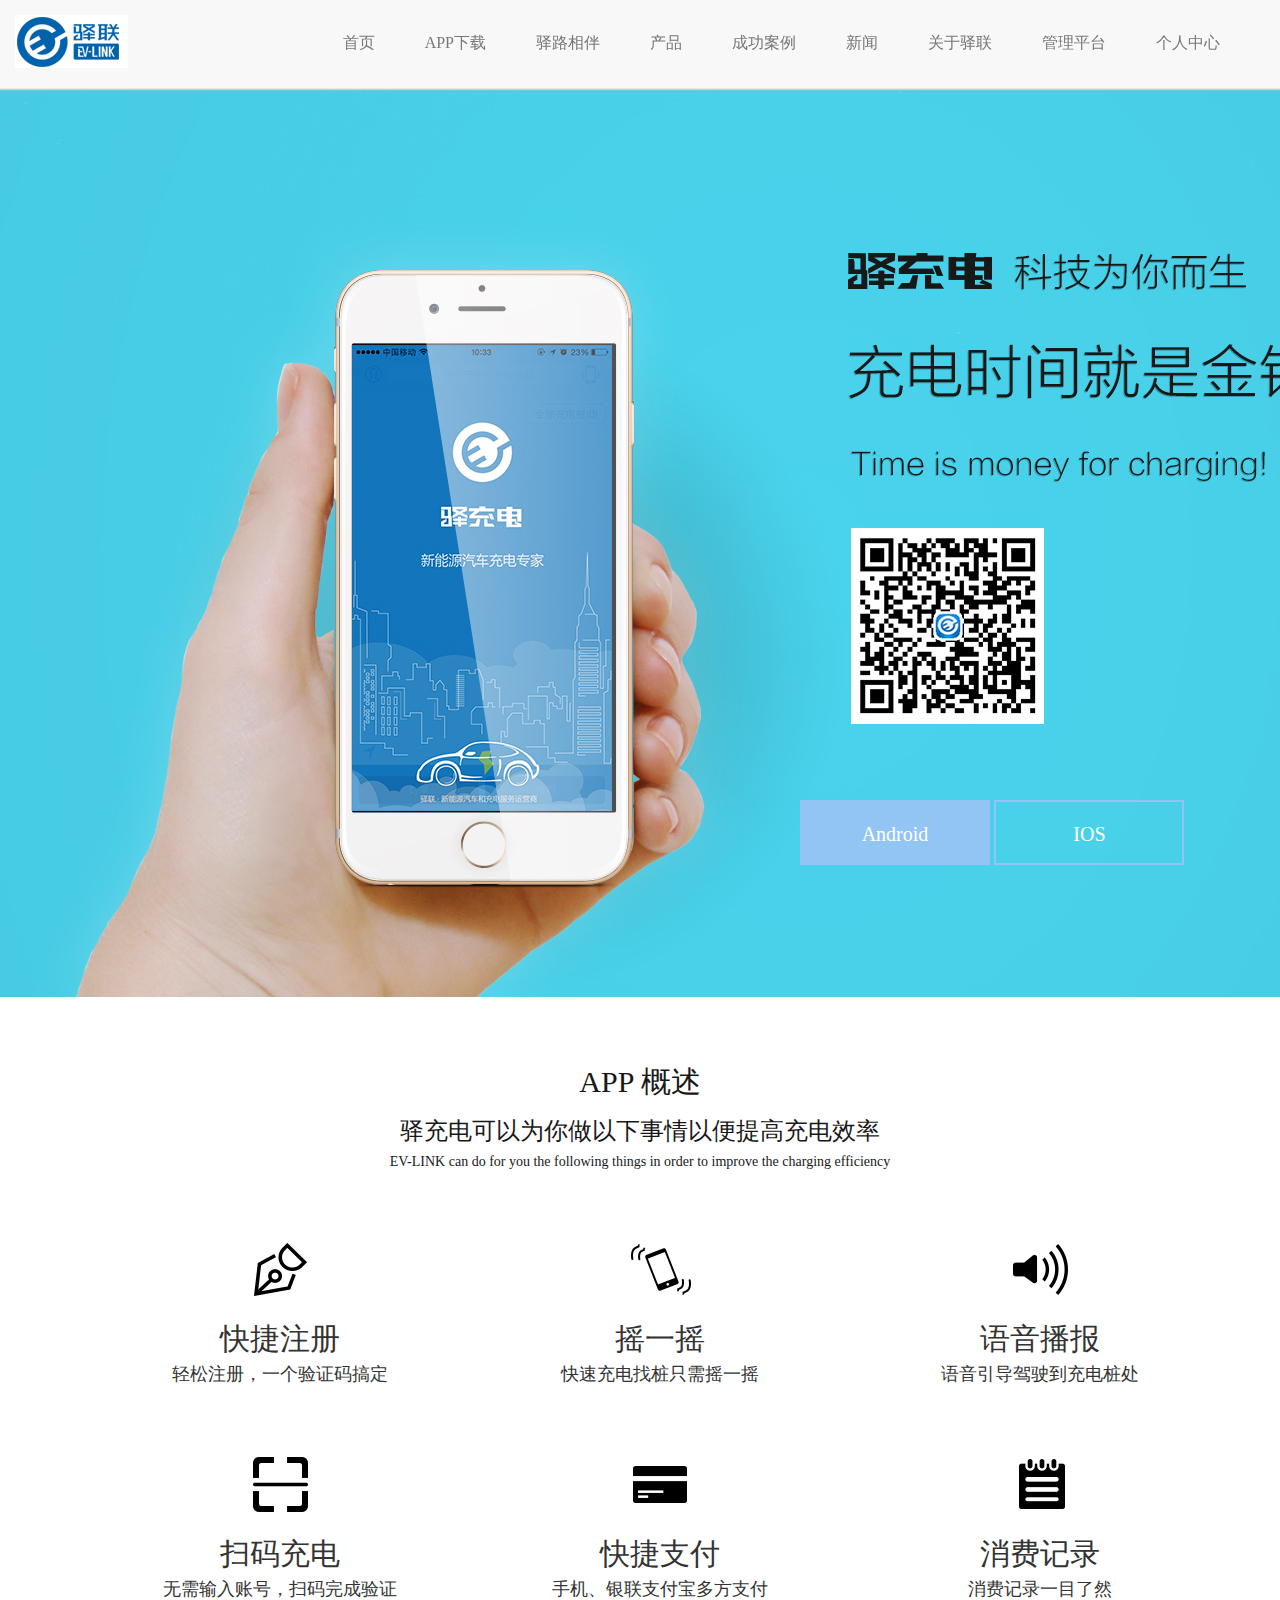
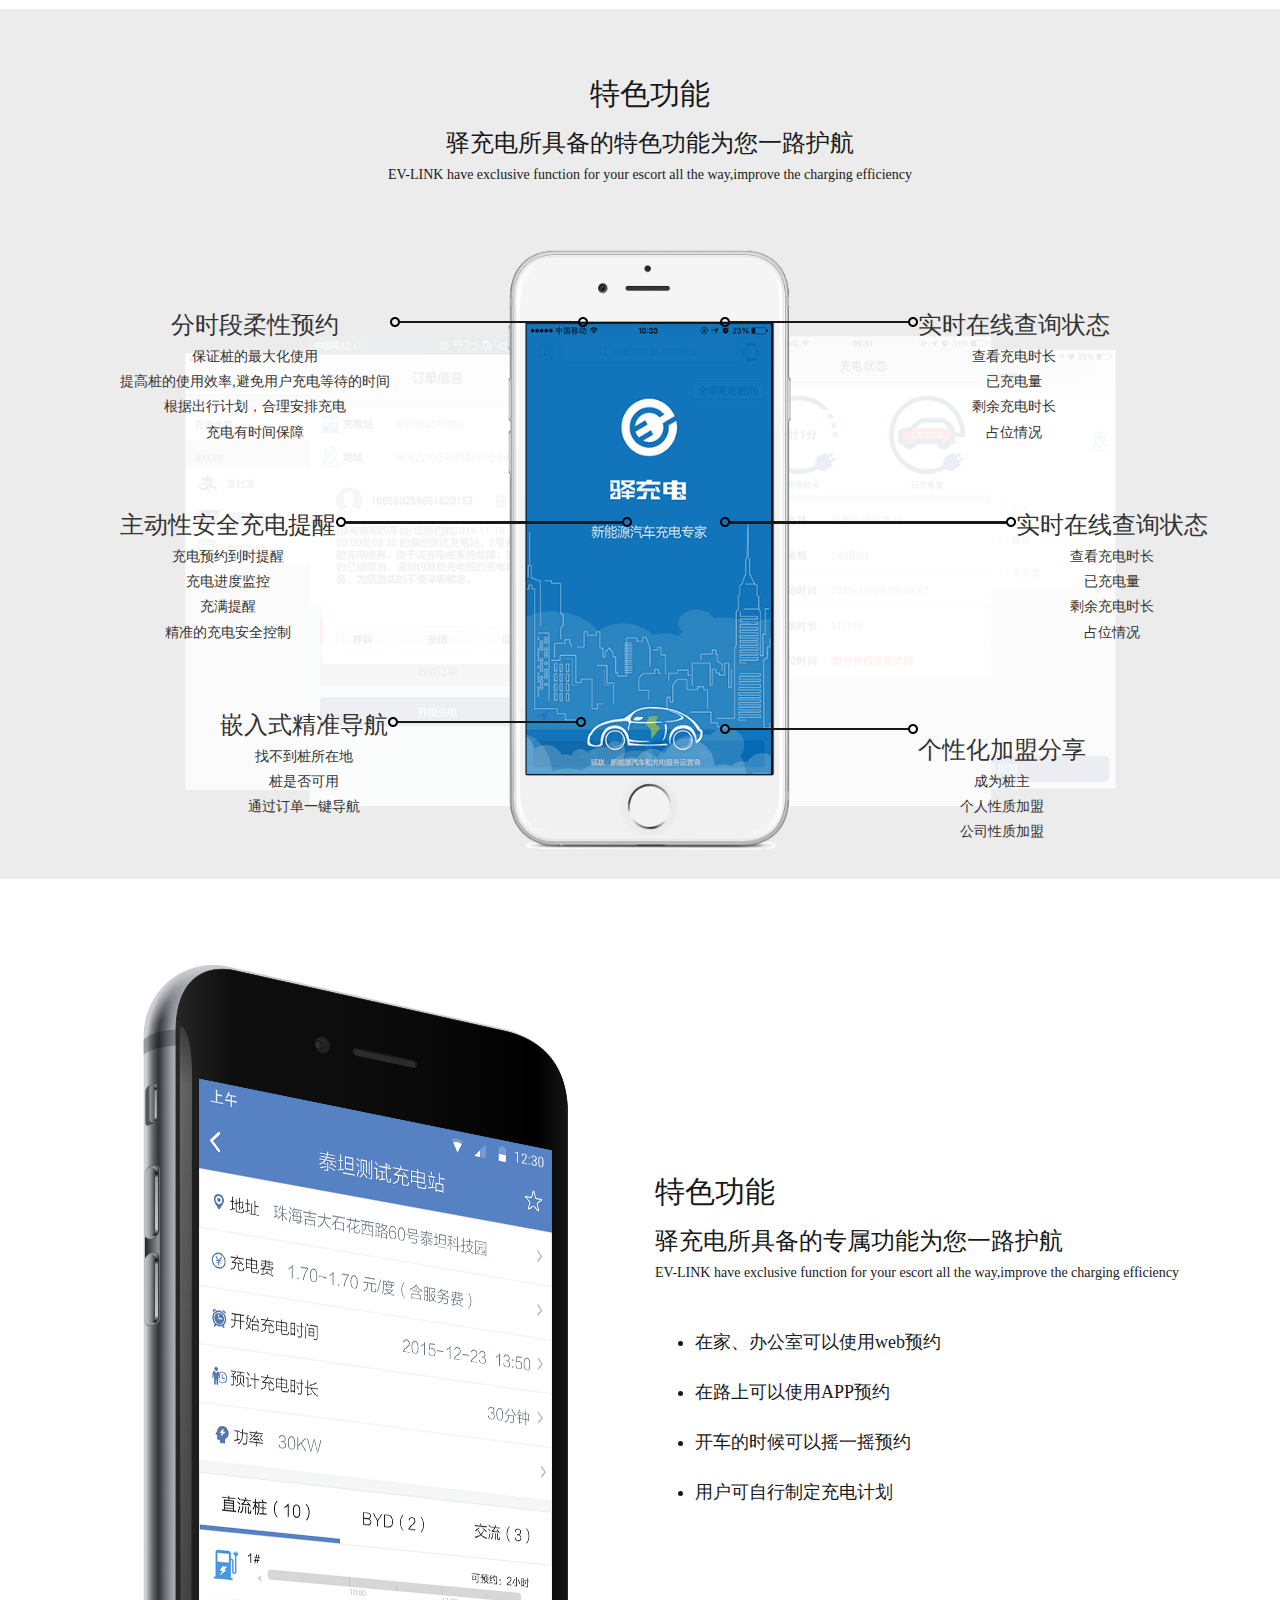
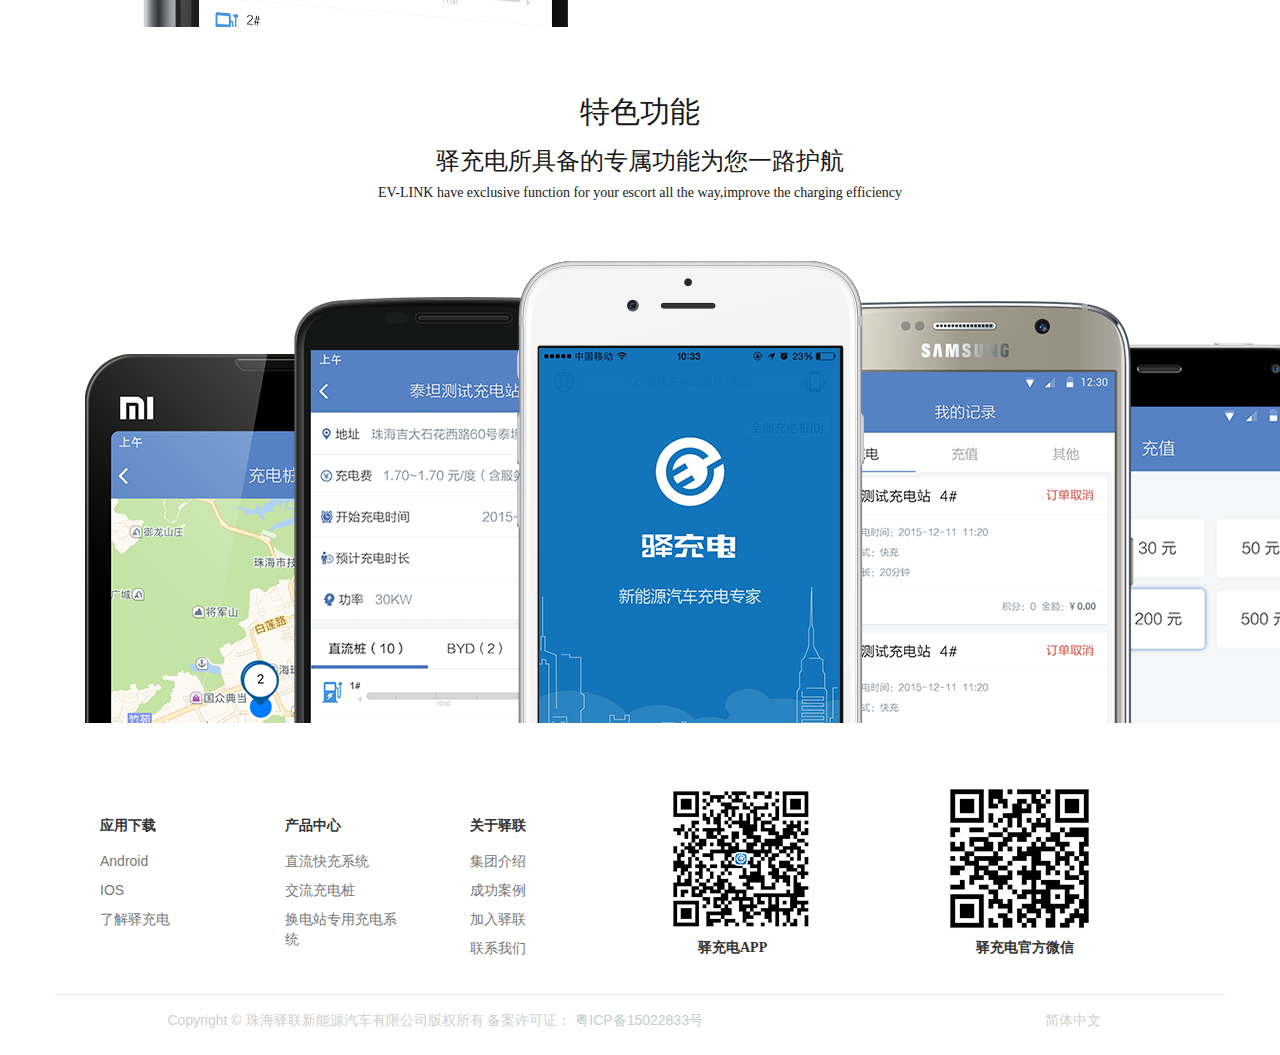
<file: bootstarp/download.html>
<!DOCTYPE html>
<html>
<head>
	<meta charset='utf-8'>
    <meta http-equiv="X-UA-Compatible" content="IE=edge">
    <meta name="viewport" content="width=device-width, initial-scale=1">
    <!-- 上述3个meta标签*必须*放在最前面，任何其他内容都*必须*跟随其后！ -->
	<title>驿联官方网站</title>
  <link rel="shortcut icon" type="text/css" href="img/elian.ico">
	<link rel="stylesheet" type="text/css" href="css/bootstrap.min.css">
	<link rel="stylesheet" type="text/css" href="css/base.css">
  <style type="text/css">
  .contains{position: relative;}
  .button-group{position: absolute;top: 800px;left: 800px;z-index: 100}
  .btn-eliangreen_1,.btn-eliangreen_2{color: #ffffff;font-family: '微软雅黑';font-size: 20px;height: 65px;line-height: 65px;width: 190px;display: inline-block;text-align: center;}
  .btn-eliangreen_1:hover,.btn-eliangreen_2:hover,.btn-eliangreen_1:focus,.btn-eliangreen_2:focus {color: #fff;}
  
  .group1 .btn-eliangreen_1{background-color: #93c5f4;border: 2px solid #93c5f4;}
  .group1 .btn-eliangreen_2{border: 2px solid #93c5f4;}
  .group1 .btn-eliangreen_1:hover,.group1 .btn-eliangreen_1:focus{background-color: #499ded;border: 2px solid #499ded;}
  .group1 .btn-eliangreen_2:hover,.group1 .btn-eliangreen_2:focus{background-color: #499ded;}
  ul {list-style: none;}
  .pdt5 ul{padding-top: 57px;}
  .elian-cont{text-align: center;}
  .elian-up-phone{width: 100%;min-height: 687px;min-width: 1300px;}
  .donw-about{padding-top: 228px;text-align: left;}
  .donw-about ul{list-style: inherit;padding-top: 27px;}
  .donw-about li{font-size: 18px;line-height: 50px;}
  .hidden-sm {max-height: 700px;overflow: hidden;}
  .elian-details-1 li,.elian-details-2 li,.elian-details-3 li,.elian-details-4 li,.elian-details-5 li,.elian-details-6 li{float: left;}
  .elian-details-1 img,.elian-details-2 img,.elian-details-3 img,.elian-details-4 img,.elian-details-5 img,.elian-details-6 li{margin-top: 25px;}
  .light-point1,.light-point2,.light-point3,.light-point4,.light-point5,.light-point6{position: absolute;display: none;}
  .light-point1{top: 100px;left: 80px;display: block;}
  .light-point3{top: 300px;left: 80px;display: block;}
  .light-point5{top: 500px;left: 180px;display: block;}

  .light-point2{top: 100px;left: 680px;display: block;}
  .light-point4{top: 300px;left: 680px;display: block;}
  .light-point6{top: 500px;left: 680px;display: block;}
  @keyframes bounceInUp {
    0% {
      top: 9000px
    }
    100%{
      top: 0px;
    }
  }

  @-webkit-keyframes bounceInUp
  /*Safari and Chrome*/

  {
    0% {
      top: 9000px
    }
    100%{
      top: 0px;
    }
  }

  /**由左往右出现**/

  @keyframes bounceInLeft {
    from {
      left: -9000px
    }
    to {
      left: 0px;
    }
  }

  @-webkit-keyframes bounceInLeft
  /*Safari and Chrome*/

  {
    from {
      left: -9000px
    }
    to {
      left: 0px;
    }
  }

  /**由右往左出现**/

  @keyframes bounceInRight {
    from {
      left: 9000px
    }
    to {
      left: 680px;
    }
  }

  @-webkit-keyframes bounceInRight
  /*Safari and Chrome*/

  {
    from {
      left: 9000px;
    }
    to {
      left: 680px;
    }
  }
  </style>
</head>
<body>
  <div id='header'>
    <nav class="navbar navbar-default navbar-fixed-top ">
      <div class="container-fluid">
        <div class="navbar-header">
          <button class="navbar-toggle" data-target="#example-navbar-collapse" data-toggle="collapse" type="button">
          <span class="sr-only">切换导航</span>
          <span class="icon-bar"></span>
          <span class="icon-bar"></span>
          <span class="icon-bar"></span>
          </button>
          <a class="navbar-brand" href="index.html" style='height:88px;position: relative;top:0px;'>
            <img src="img/logo.png">
          </a>
        </div>
        <div id="example-navbar-collapse" class="collapse navbar-collapse">
          <ul class="nav navbar-nav navbar-right">
            <li><a href="index.html">首页</a></li>
            <li><a href="download.html">APP下载</a></li>
            <li><a href="javascript:;">驿路相伴</a></li>
            <li><a href="product.html">产品</a></li>
            <li><a href="case.html">成功案例</a></li>
            <li><a href="news/1">新闻</a></li>
            <li><a href="about.html">关于驿联</a></li>
            <li><a target="_blank" href="http://58.213.118.23:8081/elink-system-web">管理平台</a></li>
            <li><a target="_blank" href="user_register.html">个人中心</a></li>
          </ul>
        </div>
      </div>
    </nav>
  </div>
  <div id='body'>
    <div calss='contains'>
      <div class='section1'>
        <img src="img/banner-download.jpg">
        <div class="button-group group1">
          <a href="apk/ev-link.apk" class="btn-eliangreen_1">Android</a>
          <a target="_blank" href="https://itunes.apple.com/cn/app/yi-chong-dian/id1047577641?mt=8" class="btn-eliangreen_2">IOS</a>
        </div>
      </div>
      <section style="background-color: #FFFFFF;" class="elian-cont app_overview">
            <div class="elian-title">
              <div class="container">
                <div style="position: relative;animation: bounceInUp 1s infinite;animation-delay:0.1s;animation-iteration-count: 1;" class="col-xs-12">
                  <a name="app"></a>
                  <h2>APP 概述</h2>
                  <h3>驿充电可以为你做以下事情以便提高充电效率</h3>
                  <h5>EV-LINK can do for you the following things in order to improve the charging efficiency</h5>
                </div>

              </div>
            </div>

            <div class="elian-details">
              <div class="container">
                <div class="col-xs12 col-sm-6 col-md-4 pdt5">
                  <ul style="position: relative;animation: bounceInUp 2s infinite;animation-delay:0.5s;animation-iteration-count: 1;">
                    <li><img src="img/down-icon-1.png"></li>
                    <li>
                      <h2>快捷注册</h2>
                      <h4>轻松注册，一个验证码搞定</h4>
                    </li>
                    </ul>
                </div>

                <div class="col-xs12 col-sm-6 col-md-4 pdt5">
                  <ul style="position: relative;animation: bounceInUp 2s infinite;animation-delay:0.5s;animation-iteration-count: 1;">
                    <li><img src="img/down-icon-2.png"></li>
                    <li>
                      <h2>摇一摇</h2>
                      <h4>快速充电找桩只需摇一摇</h4>
                    </li>
                    </ul>
                </div>
                <div class="col-xs12 col-sm-6 col-md-4 pdt5">
                  <ul style="position: relative;animation: bounceInUp 2s infinite;animation-delay:0.6s;animation-iteration-count: 1;">
                    <li><img src="img/down-icon-3.png"></li>
                    <li>
                      <h2>语音播报</h2>
                      <h4>语音引导驾驶到充电桩处</h4>
                    </li>
                    </ul>
                </div>
                <div class="col-xs-12 col-sm-6 col-md-4 pdt5">
                  <ul style="position: relative;animation: bounceInUp 2s infinite;animation-delay:0.7s;animation-iteration-count: 1;">
                    <li><img src="img/down-icon-4.png"></li>
                    <li>
                      <h2>扫码充电</h2>
                      <h4>无需输入账号，扫码完成验证</h4>
                    </li>
                    </ul>
                </div>
                <div class="col-xs-12 col-sm-6 col-md-4 pdt5">
                  <ul style="position: relative;animation: bounceInUp 2s infinite;animation-delay:0.8s;animation-iteration-count: 1;">
                    <li><img src="img/down-icon-5.png"></li>
                    <li>
                      <h2>快捷支付</h2>
                      <h4>手机、银联支付宝多方支付</h4>
                    </li>
                    </ul>
                </div>
                <div class="col-xs-12 col-sm-6 col-md-4 pdt5">
                  <ul style="position: relative;animation: bounceInUp 2s infinite;animation-delay:0.9s;animation-iteration-count: 1;">
                    <li><img src="img/down-icon-6.png"></li>
                    <li>
                      <h2>消费记录</h2>
                      <h4>消费记录一目了然</h4>
                    </li>
                    </ul>
                </div>
              </div>
            </div>
      </section>
      <section class="elian-cont elian-up-phone" style="background-color: #ececec;">
        <div class="elian-title">
          <div class="container">
            <div class="col-xs-12">
              <h2>特色功能</h2>
              <h3>驿充电所具备的特色功能为您一路护航</h3>
              <h5>EV-LINK have exclusive function for your escort all the way,improve the charging efficiency</h5>
            </div>
          </div>
        </div>
        <div style="text-align: center;" class="elian-details">
          <div style="position: absolute;width: 100%; padding:0 0% 0 0%; " class="container app_features">
            <div style="animation: bounceInRight 2s infinite;animation-delay:2s;animation-iteration-count: 1;" class="light-point1 clearfix">
              <ul class="elian-details-1">
                <li>
                  <h3>分时段柔性预约</h3>
                  <h5>保证桩的最大化使用</h5>
                  <h5>提高桩的使用效率,避免用户充电等待的时间</h5>
                  <h5>根据出行计划，合理安排充电</h5>
                  <h5>充电有时间保障</h5>
                </li>
                <li><img src="img/line-1.png"></li>
              </ul>
            </div>
            <div style="animation: bounceInLeft 2s infinite;animation-delay:2s;animation-iteration-count: 1;" class="light-point2 clearfix">
              <ul class="elian-details-2">
                <li><img src="img/line-1.png"></li>
                <li>
                  <h3>实时在线查询状态</h3>
                  <h5>查看充电时长</h5>
                  <h5>已充电量</h5>
                  <h5>剩余充电时长</h5>
                  <h5>占位情况</h5>
                </li>
              </ul>
            </div>
            <div style="animation: bounceInRight 2s infinite;animation-delay:2.4s;animation-iteration-count: 1;" class="light-point3 clearfix">
              <ul class="elian-details-3">
                <li>
                  <h3>主动性安全充电提醒</h3>
                  <h5>充电预约到时提醒</h5>
                  <h5>充电进度监控</h5>
                  <h5>充满提醒</h5>
                  <h5>精准的充电安全控制</h5>
                </li>
                <li><img src="img/line-2.png"></li>
              </ul>
            </div>
            <div style="animation: bounceInLeft 2s infinite;animation-delay:2.4s;animation-iteration-count: 1;" class="light-point4">
              <ul class="elian-details-4 clearfix">
                <li><img src="img/line-2.png"></li>
                <li>
                  <h3>实时在线查询状态</h3>
                  <h5>查看充电时长</h5>
                  <h5>已充电量</h5>
                  <h5>剩余充电时长</h5>
                  <h5>占位情况</h5>
                </li>
              </ul>
            </div>
            <div style="animation: bounceInRight 2s infinite;animation-delay:2.8s;animation-iteration-count: 1;" class="light-point5">
              <ul class="elian-details-5 clearfix">
                <li>
                  <h3>嵌入式精准导航</h3>
                  <h5>找不到桩所在地</h5>
                  <h5>桩是否可用</h5>
                  <h5>通过订单一键导航</h5>
                </li>
                <li><img src="img/line-1.png"></li>
              </ul>
            </div>
            <div style="animation: bounceInLeft 2s infinite;animation-delay:2.8s;animation-iteration-count: 1;" class="light-point6">
              <ul class="elian-details-6 clearfix">
                <li><img src="img/line-1.png"></li>
                <li>
                  <h3>个性化加盟分享</h3>
                  <h5>成为桩主</h5>
                  <h5>个人性质加盟</h5>
                  <h5>公司性质加盟</h5>
                </li>
              </ul>
            </div>
          </div>
          <img class='elian-up-phone' src="img/down-fun-bg.png">
        </div>
      </section>
      <section class="elian-cont ">
        <div class="elian-title">
          <div class="container">
            <div style="position: relative;animation: bounceInUp 2s infinite;animation-delay:3s;animation-iteration-count: 1;" class="hidden-sm  hidden-xs col-md-6">
              <img style="padding-top: 5%;" src="img/down-fun-phone.png">
            </div>
            <div style="position: relative;animation: bounceInRight 2s infinite;animation-delay:4s;animation-iteration-count: 1;" class="col-sm-12 col-md-6 donw-about">
              <h2>特色功能</h2>
              <h3>驿充电所具备的专属功能为您一路护航</h3>
              <h5>EV-LINK have exclusive function for your escort all the way,improve the charging efficiency</h5>
              <ul>
                <li>在家、办公室可以使用web预约</li>
                <li>在路上可以使用APP预约</li>
                <li>开车的时候可以摇一摇预约</li>
                <li>用户可自行制定充电计划</li>
              </ul>
            </div>
          </div>
        </div>
      </section>
      <section class="elian-cont elian-down-phone down-about">
        <div class="elian-title">
          <div class="container">
            <div style="position: relative;animation: bounceInUp 2s infinite;animation-delay:5s;animation-iteration-count: 1;" class="col-xs-12 pdt5">
              <h2>特色功能</h2>
              <h3>驿充电所具备的专属功能为您一路护航</h3>
              <h5>EV-LINK have exclusive function for your escort all the way,improve the charging efficiency</h5>
            </div>
            <div class="col-xs-12">
              <img  src="img/down-fun-bg1.png">
            </div>          
          </div>
        </div>
      </section>
    </div>
  </div>
  <div id='footer'>
    <div class="container">
      <div class='row'>
        <div class='col-lg-6 col-md-6 col-sm-6 col-xs-12'>
          <div class='col-lg-4 col-md-4 col-sm-4 col-xs-12'>
            <div class="list-group">
              <h2 href="#" class="list-group-item ">
                应用下载
              </h2>
              <a href="download.html" target="_blank" class="list-group-item">Android</a>
              <a href="download.html" target="_blank" class="list-group-item">IOS</a>
              <a href="download.html" target="_blank" class="list-group-item">了解驿充电</a>
            </div>
          </div>
          <div class='col-lg-4 col-md-4 col-sm-4 col-xs-12'>
            <div class="list-group">
              <h2 href="#" class="list-group-item ">
                产品中心
              </h2>
              <a href="product_1.html" target="_blank" class="list-group-item">直流快充系统</a>
              <a href="product_1.html" target="_blank" class="list-group-item">交流充电桩</a>
              <a href="product_1.html" target="_blank" class="list-group-item">换电站专用充电系统</a>
            </div>
          </div>
          <div class='col-lg-4 col-md-4 col-sm-4 col-xs-12'>
            <div class="list-group">
              <h2 href="#" class="list-group-item ">
                关于驿联
              </h2>
              <a href="about.html" target="_blank" class="list-group-item">集团介绍</a>
              <a href="product.html" target="_blank" class="list-group-item">成功案例</a>
              <a href="about.html#jiaru" target="_blank" class="list-group-item">加入驿联</a>
              <a href="about.html#lianxi" target="_blank" class="list-group-item">联系我们</a>
            </div>
          </div>
        </div>
        <div class='col-lg-6 col-md-6 col-sm-6  col-xs-12 code'>
          <div class='col-lg-6 col-md-6 col-sm-6 ' style='margin-bottom:10px;'>
              <img src="img/code-1.png">
              <h2>驿充电APP</h2>
          </div>
          <div class='col-lg-6 col-md-6 col-sm-6'>
              <img src="img/code-2.png">
              <h2>驿充电官方微信</h2>
          </div>
        </div>
      </div>
      <div class='row coryright'>
        <div class='col-lg-9 col-md-9 col-sm-9 col-ls-offset-1 col-md-offset-1  col-xs-12 '>
          Copyright © 珠海驿联新能源汽车有限公司版权所有 备案许可证：<a href="http://www.miitbeian.gov.cn" >
          粤ICP备15022833号</a>
        </div>   
        <div class='col-lg-2 col-md-2 col-sm-2 pull-right'>
          <p>简体中文</p>
        </div>
      </div>
    </div>
  </div>
  
  
	<script type="text/javascript" src='js/jquery-1.12.4.min.js'></script>
	<script type="text/javascript" src='js/bootstrap.min.js'></script>
  <script type="text/javascript">
  $(function () {
    //  $('.carousel').carousel({
    //   interval: 2000
    // });
  })
       
  </script>
</body>
</html>
</file>
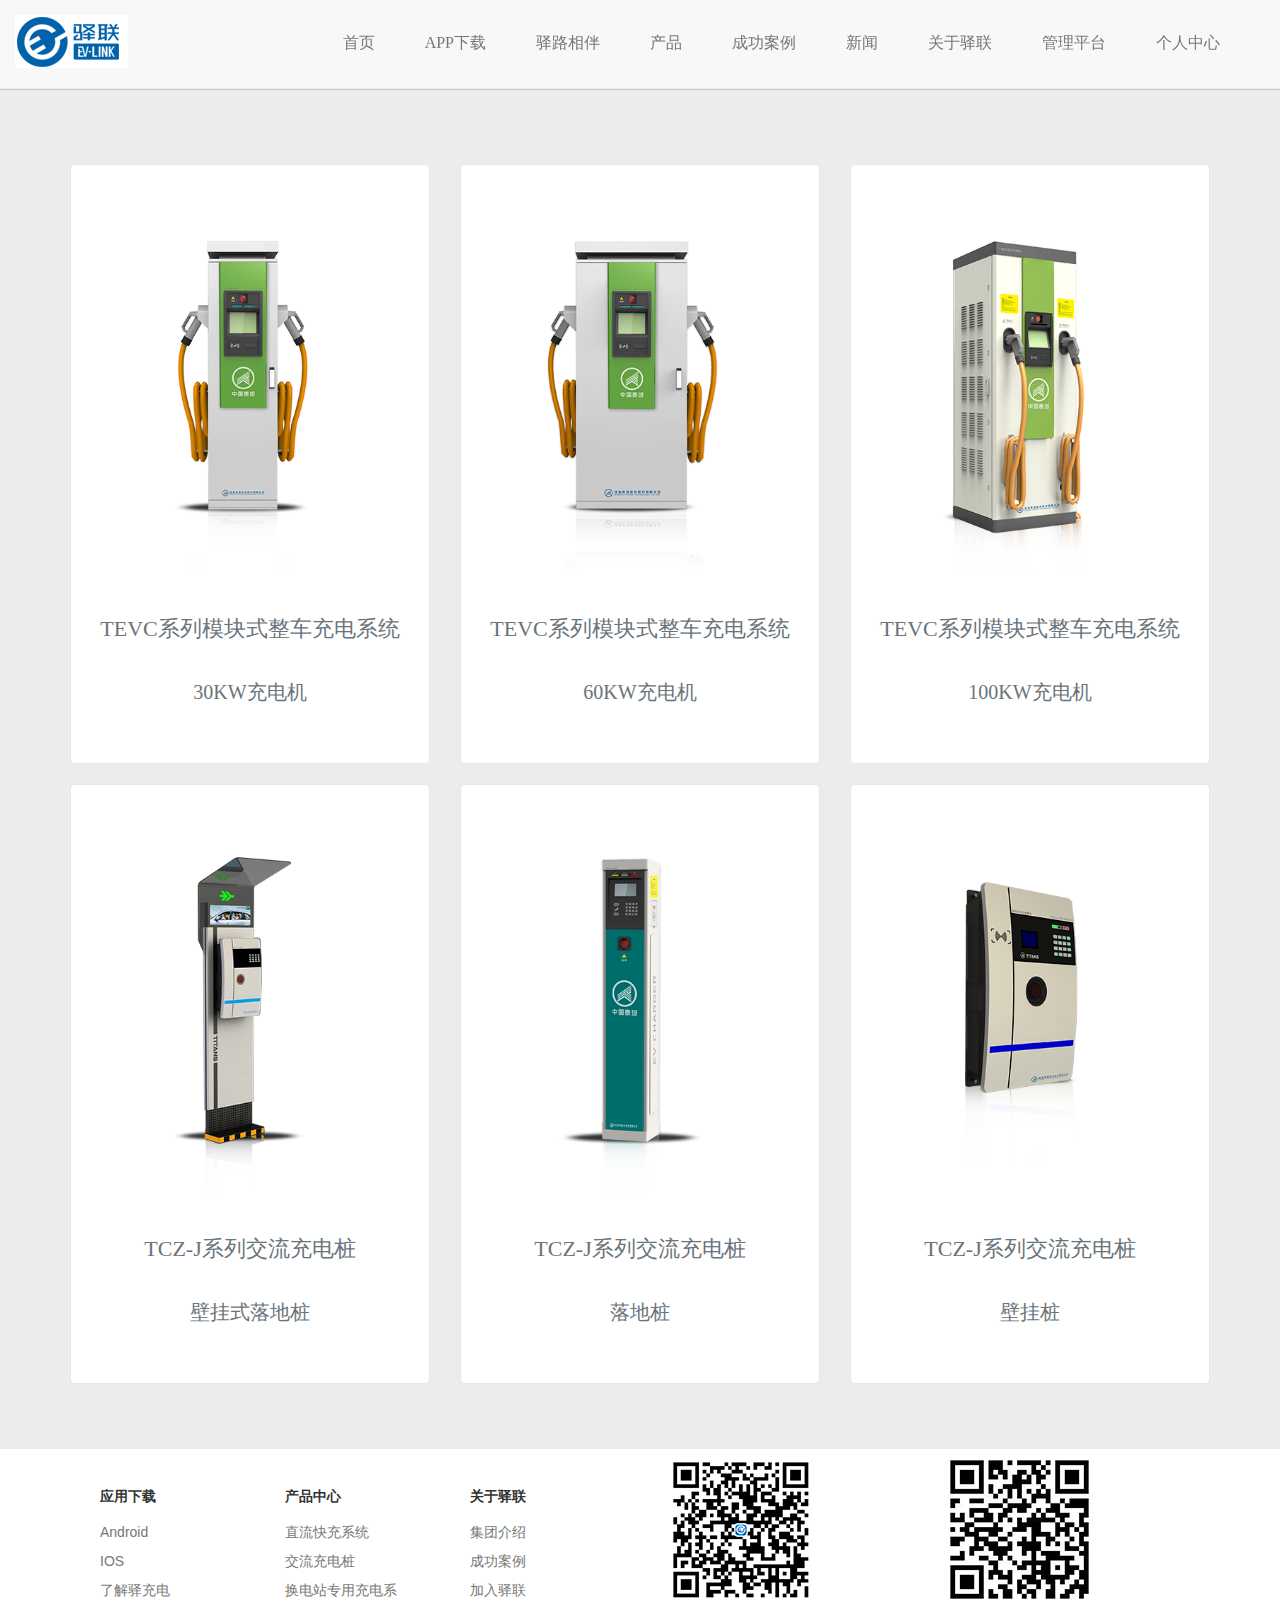
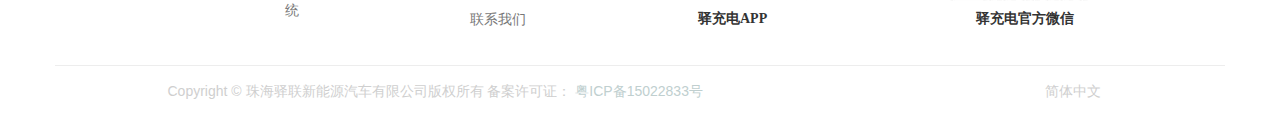
<file: bootstarp/product.html>
<!DOCTYPE html>
<html>
<head>
	<meta charset='utf-8'>
    <meta http-equiv="X-UA-Compatible" content="IE=edge">
    <meta name="viewport" content="width=device-width, initial-scale=1">
    <!-- 上述3个meta标签*必须*放在最前面，任何其他内容都*必须*跟随其后！ -->
	<title>驿联官方网站</title>
  <link rel="shortcut icon" type="text/css" href="img/elian.ico">
	<link rel="stylesheet" type="text/css" href="css/bootstrap.min.css">
	<link rel="stylesheet" type="text/css" href="css/base.css">
  <style type="text/css">
  body{background-color: #ECECEC;}
  	#body{padding-top: 144px;}
  	.product-list{overflow: hidden;background-color: #fff;border: 1px solid #e8e8e8;border-radius: 5px;height: 600px;margin: 10px 0;overflow: hidden;padding: 10px;}
  	.product-list:hover,.product-list:focus{box-shadow: 0 0 20px rgba(144,198,234,0.8);transition-duration: 0.5s;}
  	.product-list a{display: block;width: 100%;overflow: hidden;}
  	.product-list img{max-height: 400px;max-width: 560px;}
  	.product-caption{background: #ffffff;font-family: "微软雅黑","microsoft yahei";text-align: center;}
  	.product-caption h3{color: #6a747b;font-size: 22px;font-weight: 500;line-height: 1.5;padding-top: 5%;}
  	.product-caption h3 a{color: #6a747b;cursor: pointer;}
  	.product-caption h3 a:hover{color: #2582c1;text-decoration: none;}
    .product-caption p{color: #6a747b;font-size: 20px;font-weight: 500;line-height: 2;padding-top: 5%;}
  	.product-caption p:hover{color: #2582c1;text-decoration: none;}
 	
  </style>
 </head>
 <body>
   <div id='header'>
     <nav class="navbar navbar-default navbar-fixed-top ">
       <div class="container-fluid">
         <div class="navbar-header">
           <button class="navbar-toggle" data-target="#example-navbar-collapse" data-toggle="collapse" type="button">
           <span class="sr-only">切换导航</span>
           <span class="icon-bar"></span>
           <span class="icon-bar"></span>
           <span class="icon-bar"></span>
           </button>
           <a class="navbar-brand" href="index.html" style='height:88px;position: relative;top:0px;'>
             <img src="img/logo.png">
           </a>
         </div>
         <div id="example-navbar-collapse" class="collapse navbar-collapse">
           <ul class="nav navbar-nav navbar-right">
             <li><a href="index.html">首页</a></li>
             <li><a href="download.html">APP下载</a></li>
             <li><a href="javascript:;">驿路相伴</a></li>
             <li><a href="product.html">产品</a></li>
             <li><a href="case.html">成功案例</a></li>
             <li><a href="news/1">新闻</a></li>
             <li><a href="about.html">关于驿联</a></li>
             <li><a target="_blank" href="http://58.213.118.23:8081/elink-system-web">管理平台</a></li>
             <li><a target="_blank" href="user_register.html">个人中心</a></li>
           </ul>
         </div>
       </div>
     </nav>
   </div>
   <div id='body' class="container">
   	<div class='row'>
   		<div class="col-sm-6 col-md-4">
          <div class="product-list">
            <a target="_blank" href="product_4.html"><img src="img/30kbgj.png"></a>
            <div class="product-caption">
              <h3>
                <a target="_blank" href="product_4.html">TEVC系列模块式整车充电系统</a>
              </h3>
              <a target="_blank" href="product_4.html"><p>30KW充电机</p></a>
            </div>
          </div>
        </div>
        <div class="col-sm-6 col-md-4">
          <div class="product-list">
            <a target="_blank" href="product_5.html"><img src="img/60kbgj.png"></a>
            <div class="product-caption">
              <h3>
                <a target="_blank" href="product_5.html">TEVC系列模块式整车充电系统</a>
              </h3>
              <a target="_blank" href="product_5.html"><p>60KW充电机</p></a>
            </div>
          </div>
        </div>
        <div class="col-sm-6 col-md-4">
          <div class="product-list">
            <a target="_blank" href="product_6.html"><img src="img/100kbgj.png"></a>
            <div class="product-caption">
              <h3>
                <a target="_blank" href="product_6.html">TEVC系列模块式整车充电系统</a>
              </h3>
              <a target="_blank" href="product_6.html"><p>100KW充电机</p></a>
            </div>
          </div>
        </div>
        <div class="col-sm-6 col-md-4">
          <div class="product-list">
            <a target="_blank" href="product_1.html"><img src="img/bgsldz.png"></a>
            <div class="product-caption">
              <h3>
                <a target="_blank" href="product_1.html">TCZ-J系列交流充电桩</a>
              </h3>
              <a target="_blank" href="product_1.html"><p>壁挂式落地桩</p></a>
            </div>
          </div>
        </div>
        <div class="col-sm-6 col-md-4">
          <div class="product-list">
            <a target="_blank" href="product_2.html"><img src="img/ldz.png"></a>
            <div class="product-caption">
              <h3>
                <a target="_blank" href="product_2.htm">TCZ-J系列交流充电桩</a>
              </h3>
              <a target="_blank" href="product_2.htm"><p>落地桩</p></a>
            </div>
          </div>
        </div>
        <div class="col-sm-6 col-md-4">
          <div class="product-list">
            <a target="_blank" href="product_3.html"><img src="img/bgz.png"></a>
            <div class="product-caption">
              <h3>
                <a target="_blank" href="product_3.html">TCZ-J系列交流充电桩</a>
              </h3>
              <a target="_blank" href="product_3.html"><p>壁挂桩</p></a>
            </div>
          </div>
        </div>

   	</div>
   </div>
   <div id='footer'>
     <div class="container">
       <div class='row'>
         <div class='col-lg-6 col-md-6 col-sm-6 col-xs-12'>
           <div class='col-lg-4 col-md-4 col-sm-4 col-xs-12'>
             <div class="list-group">
               <h2 href="#" class="list-group-item ">
                 应用下载
               </h2>
               <a href="download.html" target="_blank" class="list-group-item">Android</a>
               <a href="download.html" target="_blank" class="list-group-item">IOS</a>
               <a href="download.html" target="_blank" class="list-group-item">了解驿充电</a>
             </div>
           </div>
           <div class='col-lg-4 col-md-4 col-sm-4 col-xs-12'>
             <div class="list-group">
               <h2 href="#" class="list-group-item ">
                 产品中心
               </h2>
               <a href="product_1.html" target="_blank" class="list-group-item">直流快充系统</a>
               <a href="product_1.html" target="_blank" class="list-group-item">交流充电桩</a>
               <a href="product_1.html" target="_blank" class="list-group-item">换电站专用充电系统</a>
             </div>
           </div>
           <div class='col-lg-4 col-md-4 col-sm-4 col-xs-12'>
             <div class="list-group">
               <h2 href="#" class="list-group-item ">
                 关于驿联
               </h2>
               <a href="about.html" target="_blank" class="list-group-item">集团介绍</a>
               <a href="product.html" target="_blank" class="list-group-item">成功案例</a>
               <a href="about.html#jiaru" target="_blank" class="list-group-item">加入驿联</a>
               <a href="about.html#lianxi" target="_blank" class="list-group-item">联系我们</a>
             </div>
           </div>
         </div>
         <div class='col-lg-6 col-md-6 col-sm-6  col-xs-12 code'>
           <div class='col-lg-6 col-md-6 col-sm-6 ' style='margin-bottom:10px;'>
               <img src="img/code-1.png">
               <h2>驿充电APP</h2>
           </div>
           <div class='col-lg-6 col-md-6 col-sm-6'>
               <img src="img/code-2.png">
               <h2>驿充电官方微信</h2>
           </div>
         </div>
       </div>
       <div class='row coryright'>
         <div class='col-lg-9 col-md-9 col-sm-9 col-ls-offset-1 col-md-offset-1  col-xs-12 '>
           Copyright © 珠海驿联新能源汽车有限公司版权所有 备案许可证：<a href="http://www.miitbeian.gov.cn" >
           粤ICP备15022833号</a>
         </div>   
         <div class='col-lg-2 col-md-2 col-sm-2 pull-right'>
           <p>简体中文</p>
         </div>
       </div>
     </div>
   </div>
   
   
 	<script type="text/javascript" src='js/jquery-1.12.4.min.js'></script>
 	<script type="text/javascript" src='js/bootstrap.min.js'></script>
 </body>
 </html>
</file>
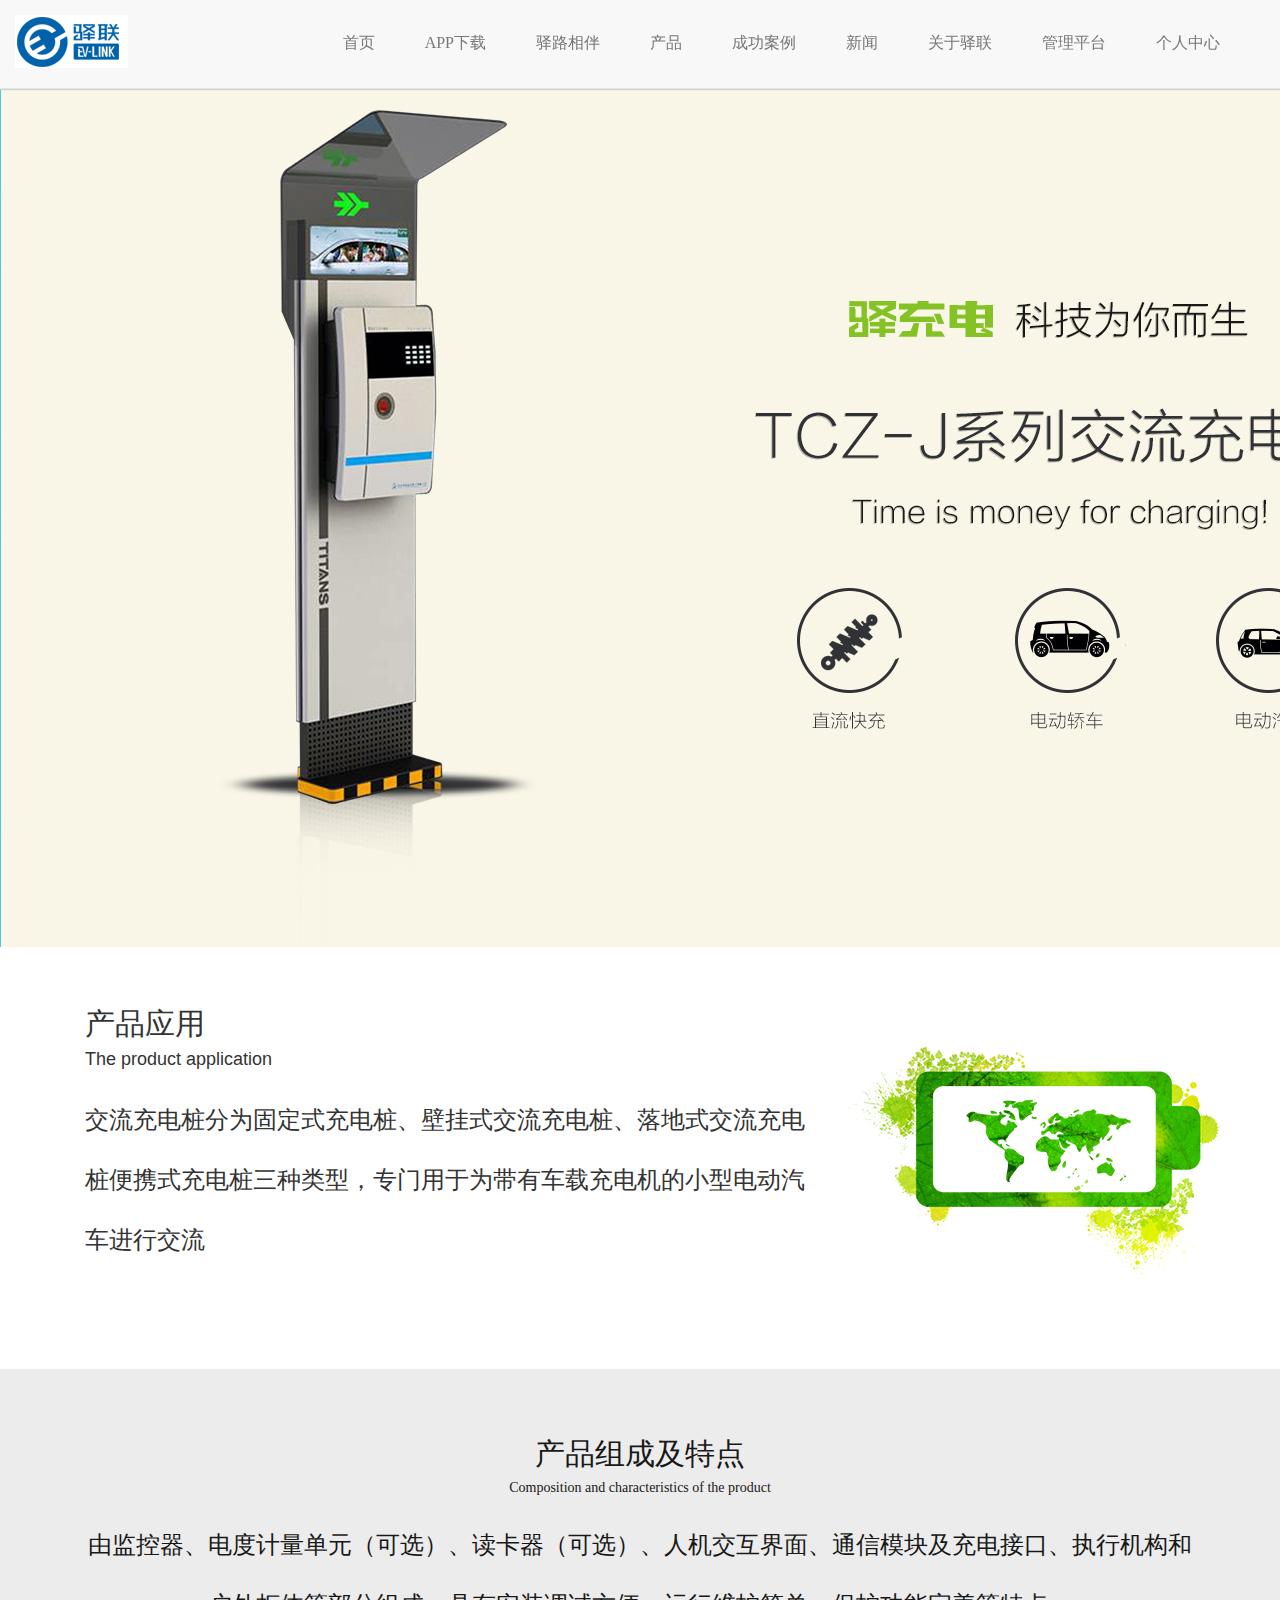
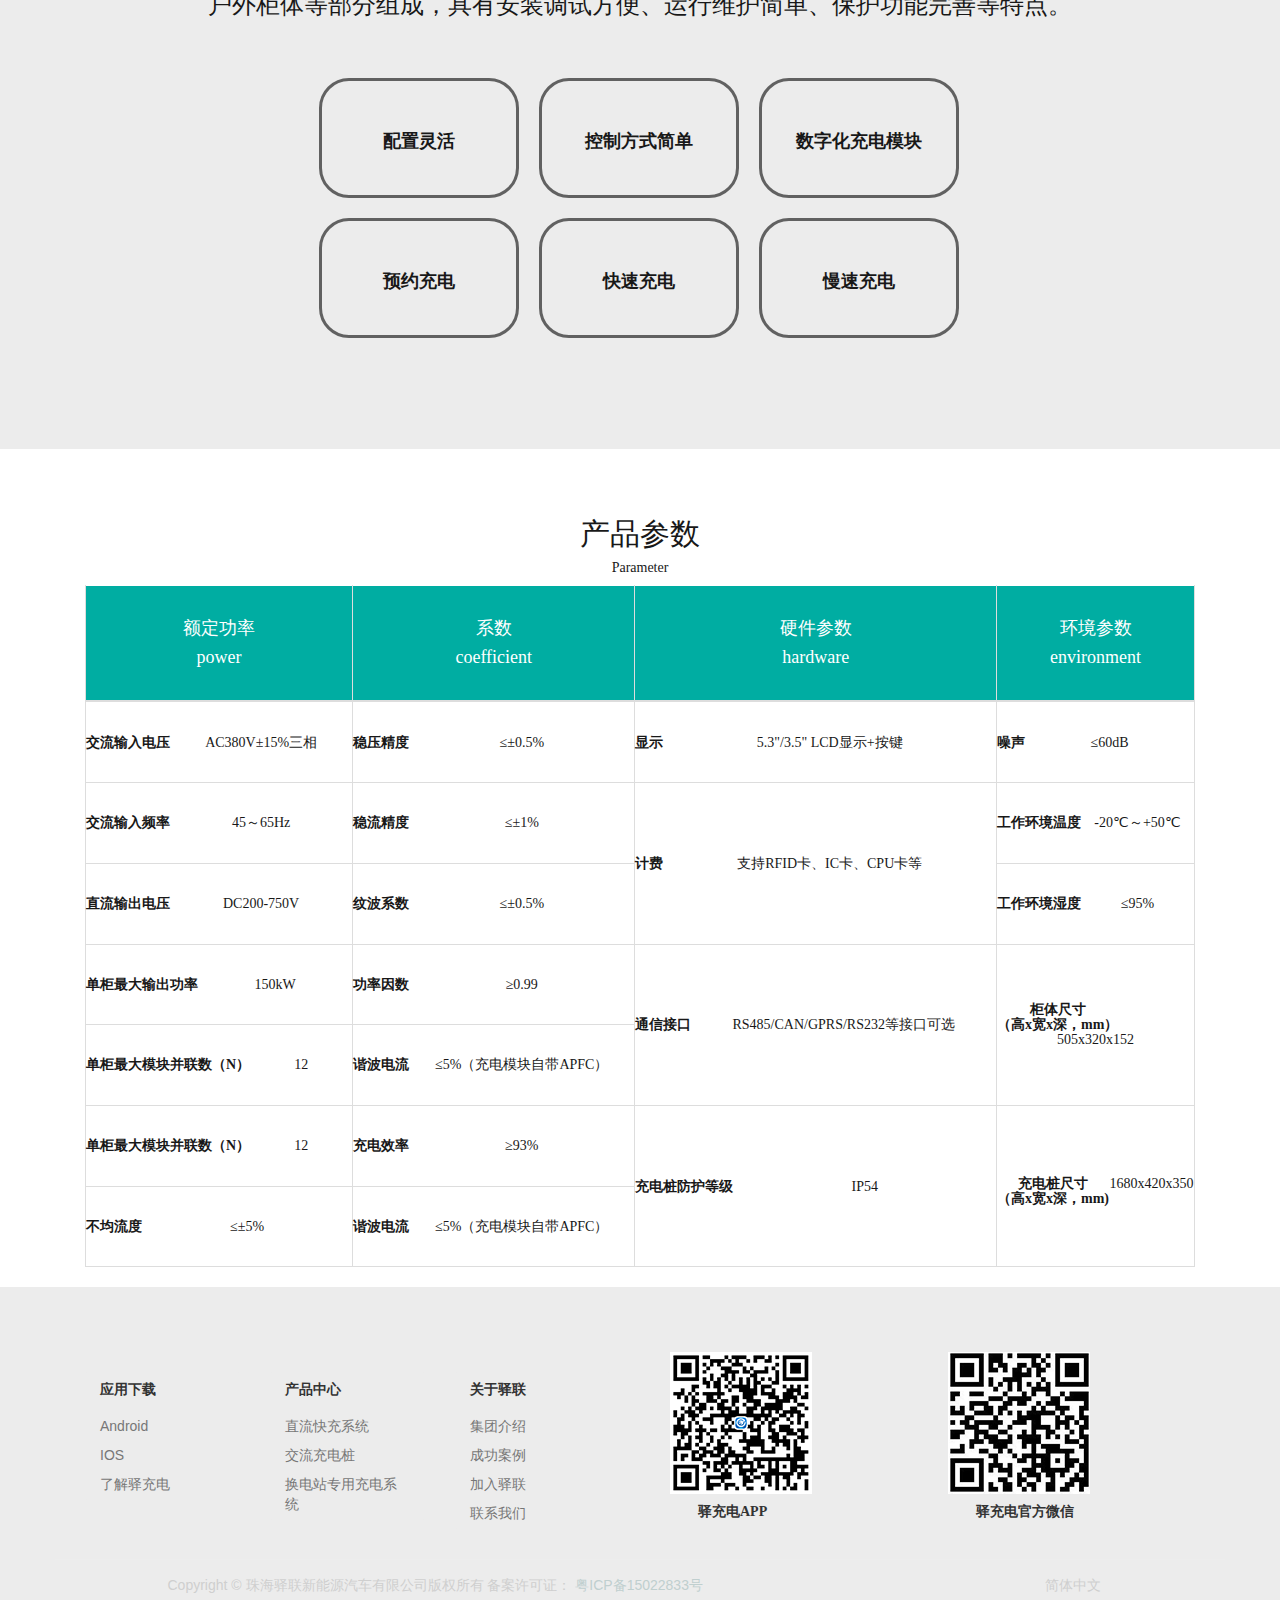
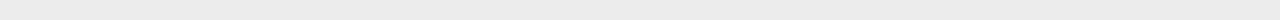
<file: bootstarp/product_1.html>
<!DOCTYPE html>
<html>
<head>
	<meta charset='utf-8'>
    <meta http-equiv="X-UA-Compatible" content="IE=edge">
    <meta name="viewport" content="width=device-width, initial-scale=1">
    <!-- 上述3个meta标签*必须*放在最前面，任何其他内容都*必须*跟随其后！ -->
	<title>驿联官方网站</title>
  <link rel="shortcut icon" type="text/css" href="img/elian.ico">
	<link rel="stylesheet" type="text/css" href="css/bootstrap.min.css">
	<link rel="stylesheet" type="text/css" href="css/base.css">
  <style type="text/css">
  body{background-color: #ececec;}
    #footer{background-color: #ececec;}
    .list-group-item {background-color: #ececec;}
  	#body{padding-top: 0;}
 	  
    .section1{height: 947px;background: url(img/banner-bgsldz.jpg) no-repeat;}
    .section2{ background: #ffffff; min-height: 422px;}
    .section3{text-align: center;min-height: 680px;}
    .product-char {padding: 2% 17% 0 21%;}
    .product-char div{border: 3px solid #616161;border-radius: 30px;font-size: 18px;font-weight: bold;height: 120px;line-height: 120px;margin: 10px;text-align: center;vertical-align: middle;width: 200px;}
    
    .section4{background: #ffffff;}
    .elian-table {border: 1px solid #ffffff;}
    .elian-table > thead > tr > th {background: #00ada2;color: #ffffff;height: 50px;padding: 2% 4%;text-align: center;}
    .elian-table > tbody > tr > td {height: 64px;padding: 2% 0;vertical-align: middle;}
    .elian-table > tbody > tr > td span {float: left;font-weight: bold;}
  </style>
 </head>
 <body>
   <div id='header'>
     <nav class="navbar navbar-default navbar-fixed-top ">
       <div class="container-fluid">
         <div class="navbar-header">
           <button class="navbar-toggle" data-target="#example-navbar-collapse" data-toggle="collapse" type="button">
           <span class="sr-only">切换导航</span>
           <span class="icon-bar"></span>
           <span class="icon-bar"></span>
           <span class="icon-bar"></span>
           </button>
           <a class="navbar-brand" href="index.html" style='height:88px;position: relative;top:0px;'>
             <img src="img/logo.png">
           </a>
         </div>
         <div id="example-navbar-collapse" class="collapse navbar-collapse">
           <ul class="nav navbar-nav navbar-right">
             <li><a href="index.html">首页</a></li>
             <li><a href="download.html">APP下载</a></li>
             <li><a href="javascript:;">驿路相伴</a></li>
             <li><a href="product.html">产品</a></li>
             <li><a href="case.html">成功案例</a></li>
             <li><a href="news/1">新闻</a></li>
             <li><a href="about.html">关于驿联</a></li>
             <li><a target="_blank" href="http://58.213.118.23:8081/elink-system-web">管理平台</a></li>
             <li><a target="_blank" href="user_register.html">个人中心</a></li>
           </ul>
         </div>
       </div>
     </nav>
   </div>
   <div id='body'>
    <div class='section1'></div>
    <div class='section2'class="elian-cont">
      <div style="padding-top: 40px;" class="elian-details">
        <div class="container">
          <div class="col-xs-8 font-yh">
            <h2 class="pdt20">产品应用</h2>
            <h4>The product application</h4>
            <h3 style="line-height: 2.5;">交流充电桩分为固定式充电桩、壁挂式交流充电桩、落地式交流充电桩便携式充电桩三种类型，专门用于为带有车载充电机的小型电动汽车进行交流</h3>
          </div>
          <div class="col-xs-4">
            <img src="img/pd-green.png">
          </div>
        </div>
      </div>
    </div>
    <div class='section3'>
      <div class="elian-title">
        <div class="container">
          <div class="col-xs-12">
            <h2>产品组成及特点</h2>
            <h5>Composition and characteristics of the product</h5>           
            <h3 style="line-height: 2.5;">由监控器、电度计量单元（可选）、读卡器（可选）、人机交互界面、通信模块及充电接口、执行机构和户外柜体等部分组成，具有安装调试方便、运行维护简单、保护功能完善等特点。</h3>
          </div>
          <div class="col-xs-12 product-char">
            <div class="col-xs-4 col-md-4 col-sm-6">配置灵活</div>
            <div class="col-xs-4 col-md-4 col-sm-6">控制方式简单</div>
            <div class="col-xs-4 col-md-4 col-sm-6">数字化充电模块</div>           
            <div class="col-xs-4 col-md-4 col-sm-6">预约充电</div>
            <div class="col-xs-4 col-md-4 col-sm-6">快速充电</div>
            <div class="col-xs-4 col-md-4 col-sm-6">慢速充电</div>          
          </div>
        </div>
      </div>
    </div>
   	<div class='section4'>
      <div class="elian-title">
              <div class="container">
                <div class="col-xs-12">
                  <h2>产品参数</h2>
                  <h5>Parameter</h5>
                </div>
                <div class="col-xs-12">
                  <table class="table table-bordered elian-table">               
                     <thead>
                        <tr>
                           <th>
                            <h4>额定功率</h4>
                            <h4>power</h4>
                           </th>
                           <th>
                            <h4>系数</h4>
                            <h4>coefficient</h4>
                           </th>
                           <th>
                            <h4>硬件参数</h4>
                            <h4>hardware</h4>
                           </th>
                            <th>
                            <h4>环境参数</h4>
                            <h4>environment</h4>
                           </th>
                        </tr>
                     </thead>
                     <tbody>
                        <tr>
                           <td>
                            <h5><span>交流输入电压</span></h5>
                            <h5>AC380V±15%三相</h5>
                           </td>
                           <td>
                            <h5><span>稳压精度</span></h5>
                            <h5>≤±0.5%</h5>
                           </td>
                           <td>
                            <h5><span>显示</span></h5>
                            <h5>5.3"/3.5" LCD显示+按键</h5>
                           </td>
                           <td>
                            <h5><span>噪声</span></h5>
                            <h5>≤60dB</h5>
                           </td>
                        </tr>
                        <tr>
                           <td>
                            <h5><span>交流输入频率</span></h5>
                            <h5>45～65Hz</h5>
                           </td>
                           <td>
                            <h5><span>稳流精度</span></h5>
                            <h5>≤±1%</h5>
                           </td>
                           <td rowspan="2">
                            <h5><span>计费</span></h5>
                            <h5>支持RFID卡、IC卡、CPU卡等</h5>
                           </td>
                           <td>
                            <h5><span>工作环境温度</span></h5>
                            <h5>-20℃～+50℃</h5>
                           </td>
                        </tr>
                        <tr>
                          <td>
                            <h5><span>直流输出电压 </span></h5>
                            <h5>DC200-750V</h5>
                           </td>
                           <td>
                            <h5><span>纹波系数</span></h5>
                            <h5>≤±0.5%</h5>
                           </td>                     
                           <td>
                            <h5><span>工作环境湿度</span></h5>
                            <h5>≤95%</h5>
                           </td>
                        </tr>
                        <tr>
                          <td>
                            <h5><span>单柜最大输出功率</span></h5>
                            <h5>150kW</h5>
                           </td>
                           <td>
                            <h5><span>功率因数</span></h5>
                            <h5>≥0.99</h5>
                           </td>
                           <td rowspan="2">
                            <h5><span>通信接口</span></h5>
                            <h5>RS485/CAN/GPRS/RS232等接口可选</h5>
                           </td>
                           <td rowspan="2">
                            <h5><span>柜体尺寸<br>（高x宽x深，mm）</span></h5>
                            <h5>505x320x152</h5>
                           </td>
                        </tr>
                        <tr>
                          <td>
                            <h5><span>单柜最大模块并联数（N）</span></h5>
                            <h5>12</h5>
                           </td>
                           <td>
                            <h5><span>谐波电流</span></h5>
                            <h5>≤5%（充电模块自带APFC）</h5>
                           </td>                                         
                        </tr>
                        <tr>
                          <td>
                            <h5><span>单柜最大模块并联数（N）</span></h5>
                            <h5>12</h5>
                           </td>
                           <td>
                            <h5><span>充电效率</span></h5>
                            <h5>≥93%</h5>
                           </td>                     
                           <td rowspan="2">
                            <h5><span>充电桩防护等级 </span></h5>
                            <h5>IP54</h5>
                           </td>
                           <td rowspan="2">
                            <h5><span>充电桩尺寸<br>（高x宽x深，mm)</span></h5>
                            <h5>1680x420x350</h5>
                           </td>
                        </tr>
                        <tr>
                          <td>
                            <h5><span>不均流度</span></h5>
                            <h5>≤±5% </h5>
                           </td>
                           <td>
                            <h5><span>谐波电流</span></h5>
                            <h5>≤5%（充电模块自带APFC）</h5>
                           </td>                     
                        </tr>
                     </tbody>
                  </table>
                </div>
              </div>
            </div>
    </div>
   </div>
   <div id='footer'>
     <div class="container">
       <div class='row'>
         <div class='col-lg-6 col-md-6 col-sm-6 col-xs-12'>
           <div class='col-lg-4 col-md-4 col-sm-4 col-xs-12'>
             <div class="list-group">
               <h2 href="#" class="list-group-item ">
                 应用下载
               </h2>
               <a href="download.html" target="_blank" class="list-group-item">Android</a>
               <a href="download.html" target="_blank" class="list-group-item">IOS</a>
               <a href="download.html" target="_blank" class="list-group-item">了解驿充电</a>
             </div>
           </div>
           <div class='col-lg-4 col-md-4 col-sm-4 col-xs-12'>
             <div class="list-group">
               <h2 href="#" class="list-group-item ">
                 产品中心
               </h2>
               <a href="product_1.html" target="_blank" class="list-group-item">直流快充系统</a>
               <a href="product_1.html" target="_blank" class="list-group-item">交流充电桩</a>
               <a href="product_1.html" target="_blank" class="list-group-item">换电站专用充电系统</a>
             </div>
           </div>
           <div class='col-lg-4 col-md-4 col-sm-4 col-xs-12'>
             <div class="list-group">
               <h2 href="#" class="list-group-item ">
                 关于驿联
               </h2>
               <a href="about.html" target="_blank" class="list-group-item">集团介绍</a>
               <a href="product.html" target="_blank" class="list-group-item">成功案例</a>
               <a href="about.html#jiaru" target="_blank" class="list-group-item">加入驿联</a>
               <a href="about.html#lianxi" target="_blank" class="list-group-item">联系我们</a>
             </div>
           </div>
         </div>
         <div class='col-lg-6 col-md-6 col-sm-6  col-xs-12 code'>
           <div class='col-lg-6 col-md-6 col-sm-6 ' style='margin-bottom:10px;'>
               <img src="img/code-1.png">
               <h2>驿充电APP</h2>
           </div>
           <div class='col-lg-6 col-md-6 col-sm-6'>
               <img src="img/code-2.png">
               <h2>驿充电官方微信</h2>
           </div>
         </div>
       </div>
       <div class='row coryright'>
         <div class='col-lg-9 col-md-9 col-sm-9 col-ls-offset-1 col-md-offset-1  col-xs-12 '>
           Copyright © 珠海驿联新能源汽车有限公司版权所有 备案许可证：<a href="http://www.miitbeian.gov.cn" >
           粤ICP备15022833号</a>
         </div>   
         <div class='col-lg-2 col-md-2 col-sm-2 pull-right'>
           <p>简体中文</p>
         </div>
       </div>
     </div>
   </div>
   
   
 	<script type="text/javascript" src='js/jquery-1.12.4.min.js'></script>
 	<script type="text/javascript" src='js/bootstrap.min.js'></script>
 </body>
 </html>
</file>
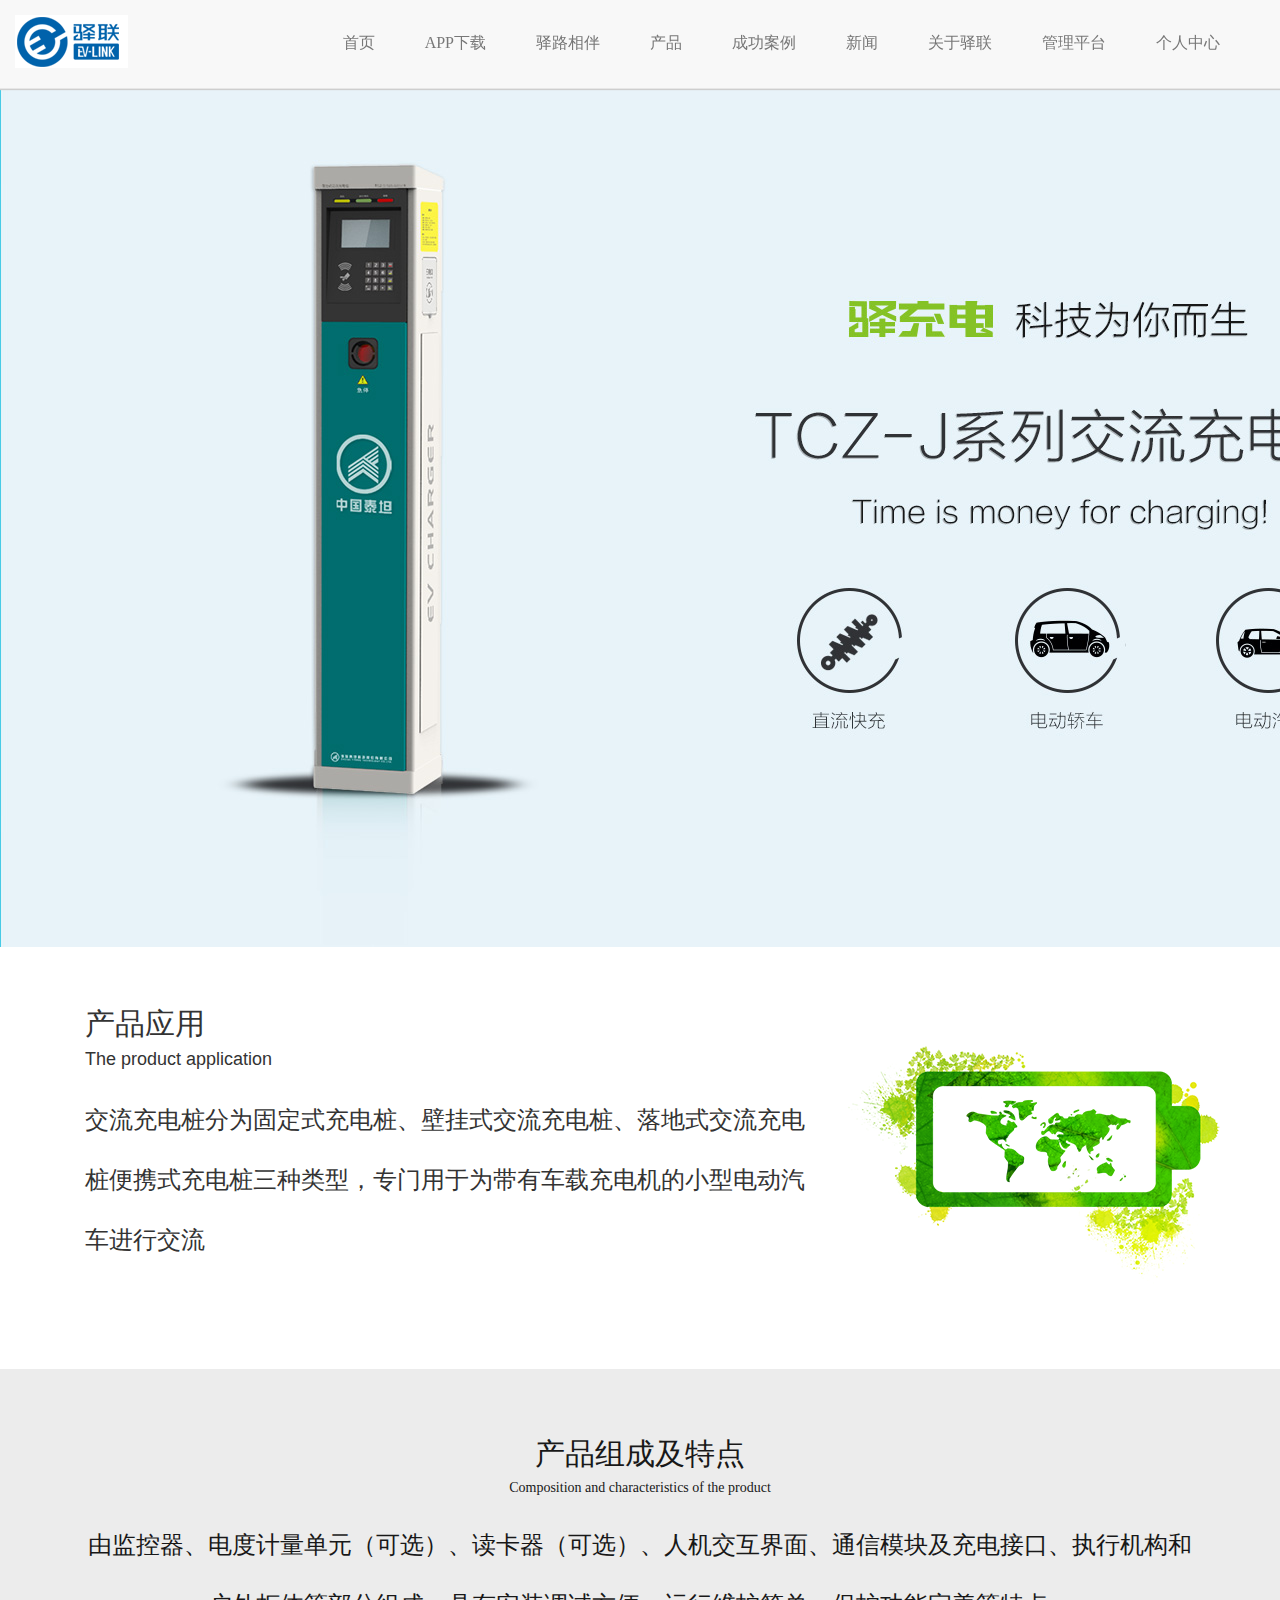
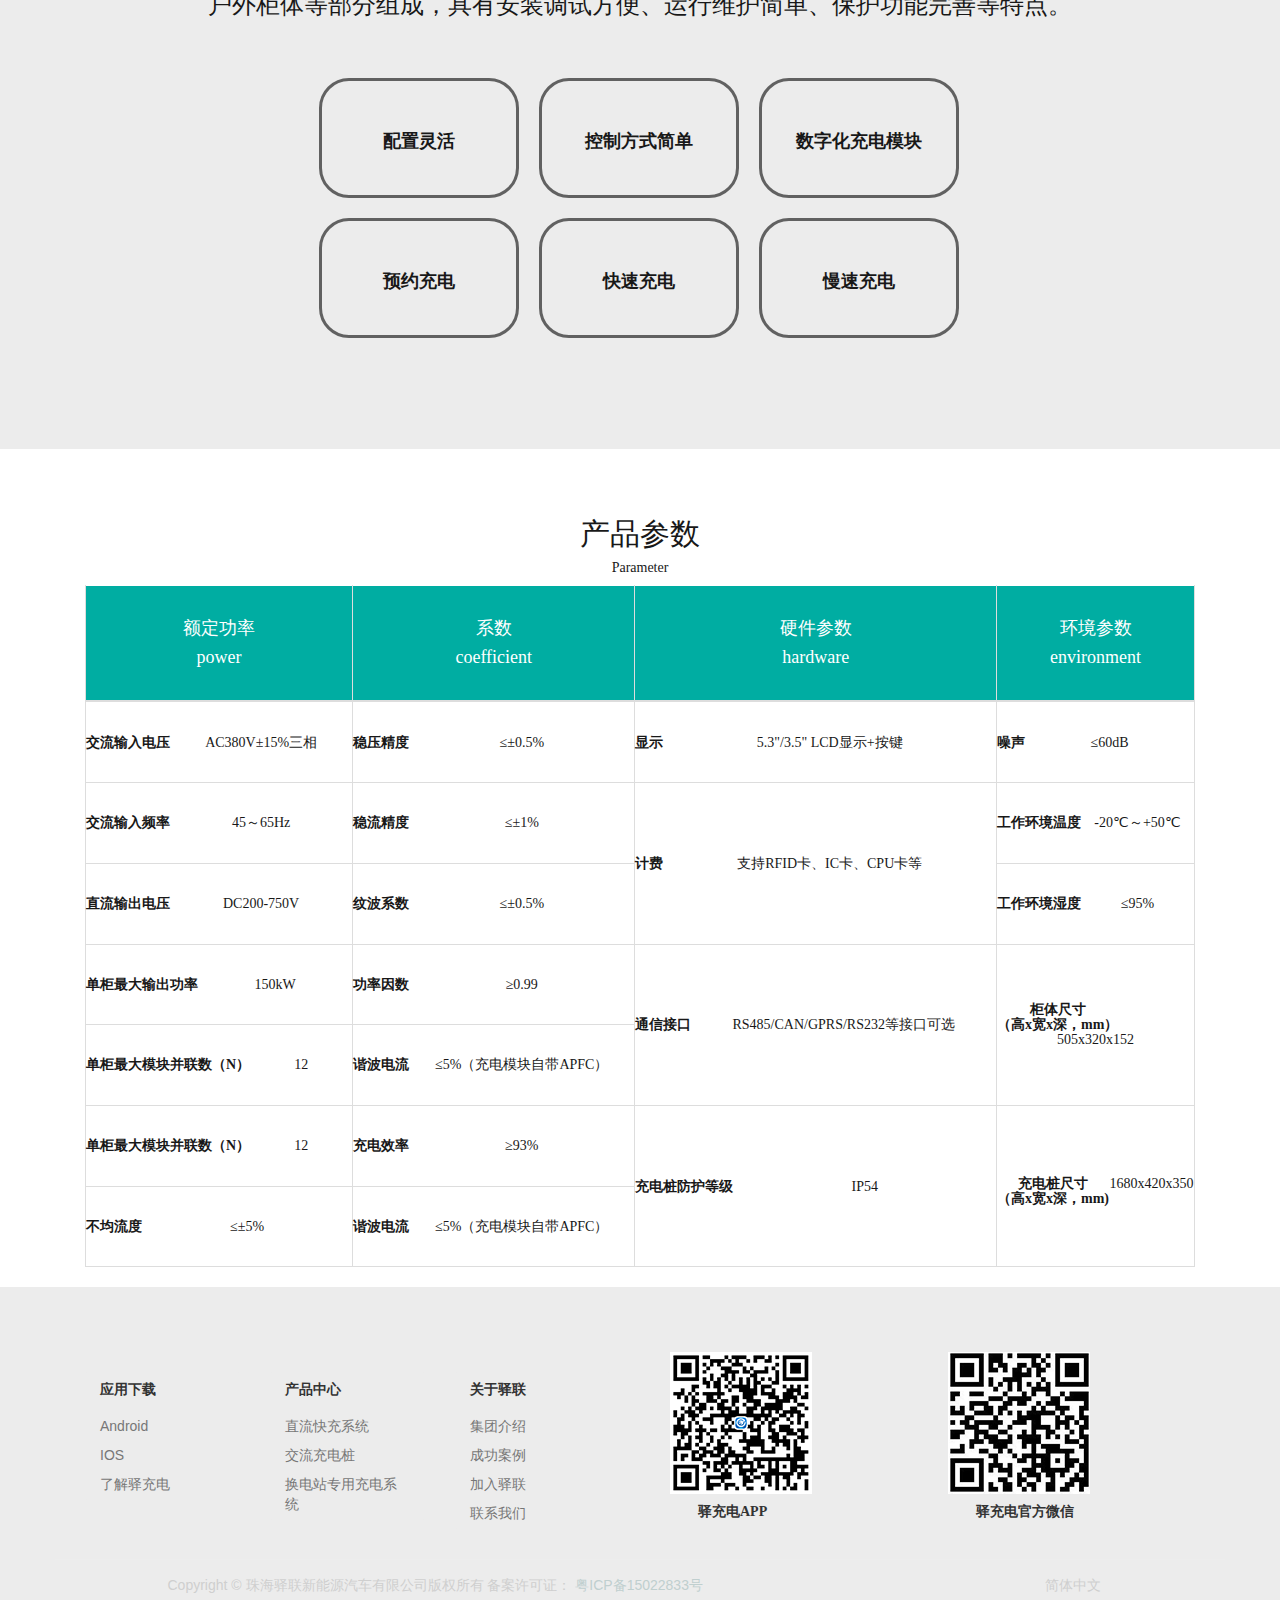
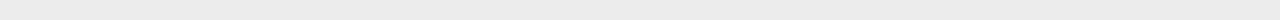
<file: bootstarp/product_2.html>
<!DOCTYPE html>
<html>
<head>
	<meta charset='utf-8'>
    <meta http-equiv="X-UA-Compatible" content="IE=edge">
    <meta name="viewport" content="width=device-width, initial-scale=1">
    <!-- 上述3个meta标签*必须*放在最前面，任何其他内容都*必须*跟随其后！ -->
	<title>驿联官方网站</title>
  <link rel="shortcut icon" type="text/css" href="img/elian.ico">
	<link rel="stylesheet" type="text/css" href="css/bootstrap.min.css">
	<link rel="stylesheet" type="text/css" href="css/base.css">
  <style type="text/css">
  body{background-color: #ececec;}
    #footer{background-color: #ececec;}
    .list-group-item {background-color: #ececec;}
  	#body{padding-top: 0;}
 	  
    .section1{height: 947px;background: url(img/banner-ldz.jpg) no-repeat;}
    .section2{ background: #ffffff; min-height: 422px;}
    .section3{text-align: center;min-height: 680px;}
    .product-char {padding: 2% 17% 0 21%;}
    .product-char div{border: 3px solid #616161;border-radius: 30px;font-size: 18px;font-weight: bold;height: 120px;line-height: 120px;margin: 10px;text-align: center;vertical-align: middle;width: 200px;}
    
    .section4{background: #ffffff;}
    .elian-table {border: 1px solid #ffffff;}
    .elian-table > thead > tr > th {background: #00ada2;color: #ffffff;height: 50px;padding: 2% 4%;text-align: center;}
    .elian-table > tbody > tr > td {height: 64px;padding: 2% 0;vertical-align: middle;}
    .elian-table > tbody > tr > td span {float: left;font-weight: bold;}
  </style>
 </head>
 <body>
   <div id='header'>
     <nav class="navbar navbar-default navbar-fixed-top ">
       <div class="container-fluid">
         <div class="navbar-header">
           <button class="navbar-toggle" data-target="#example-navbar-collapse" data-toggle="collapse" type="button">
           <span class="sr-only">切换导航</span>
           <span class="icon-bar"></span>
           <span class="icon-bar"></span>
           <span class="icon-bar"></span>
           </button>
           <a class="navbar-brand" href="index.html" style='height:88px;position: relative;top:0px;'>
             <img src="img/logo.png">
           </a>
         </div>
         <div id="example-navbar-collapse" class="collapse navbar-collapse">
           <ul class="nav navbar-nav navbar-right">
             <li><a href="index.html">首页</a></li>
             <li><a href="download.html">APP下载</a></li>
             <li><a href="javascript:;">驿路相伴</a></li>
             <li><a href="product.html">产品</a></li>
             <li><a href="case.html">成功案例</a></li>
             <li><a href="news/1">新闻</a></li>
             <li><a href="about.html">关于驿联</a></li>
             <li><a target="_blank" href="http://58.213.118.23:8081/elink-system-web">管理平台</a></li>
             <li><a target="_blank" href="user_register.html">个人中心</a></li>
           </ul>
         </div>
       </div>
     </nav>
   </div>
   <div id='body'>
    <div class='section1'></div>
    <div class='section2'class="elian-cont">
      <div style="padding-top: 40px;" class="elian-details">
        <div class="container">
          <div class="col-xs-8 font-yh">
            <h2 class="pdt20">产品应用</h2>
            <h4>The product application</h4>
            <h3 style="line-height: 2.5;">交流充电桩分为固定式充电桩、壁挂式交流充电桩、落地式交流充电桩便携式充电桩三种类型，专门用于为带有车载充电机的小型电动汽车进行交流</h3>
          </div>
          <div class="col-xs-4">
            <img src="img/pd-green.png">
          </div>
        </div>
      </div>
    </div>
    <div class='section3'>
      <div class="elian-title">
        <div class="container">
          <div class="col-xs-12">
            <h2>产品组成及特点</h2>
            <h5>Composition and characteristics of the product</h5>           
            <h3 style="line-height: 2.5;">由监控器、电度计量单元（可选）、读卡器（可选）、人机交互界面、通信模块及充电接口、执行机构和户外柜体等部分组成，具有安装调试方便、运行维护简单、保护功能完善等特点。</h3>
          </div>
          <div class="col-xs-12 product-char">
            <div class="col-xs-4 col-md-4 col-sm-6">配置灵活</div>
            <div class="col-xs-4 col-md-4 col-sm-6">控制方式简单</div>
            <div class="col-xs-4 col-md-4 col-sm-6">数字化充电模块</div>           
            <div class="col-xs-4 col-md-4 col-sm-6">预约充电</div>
            <div class="col-xs-4 col-md-4 col-sm-6">快速充电</div>
            <div class="col-xs-4 col-md-4 col-sm-6">慢速充电</div>          
          </div>
        </div>
      </div>
    </div>
   	<div class='section4'>
      <div class="elian-title">
              <div class="container">
                <div class="col-xs-12">
                  <h2>产品参数</h2>
                  <h5>Parameter</h5>
                </div>
                <div class="col-xs-12">
                  <table class="table table-bordered elian-table">               
                     <thead>
                        <tr>
                           <th>
                            <h4>额定功率</h4>
                            <h4>power</h4>
                           </th>
                           <th>
                            <h4>系数</h4>
                            <h4>coefficient</h4>
                           </th>
                           <th>
                            <h4>硬件参数</h4>
                            <h4>hardware</h4>
                           </th>
                            <th>
                            <h4>环境参数</h4>
                            <h4>environment</h4>
                           </th>
                        </tr>
                     </thead>
                     <tbody>
                        <tr>
                           <td>
                            <h5><span>交流输入电压</span></h5>
                            <h5>AC380V±15%三相</h5>
                           </td>
                           <td>
                            <h5><span>稳压精度</span></h5>
                            <h5>≤±0.5%</h5>
                           </td>
                           <td>
                            <h5><span>显示</span></h5>
                            <h5>5.3"/3.5" LCD显示+按键</h5>
                           </td>
                           <td>
                            <h5><span>噪声</span></h5>
                            <h5>≤60dB</h5>
                           </td>
                        </tr>
                        <tr>
                           <td>
                            <h5><span>交流输入频率</span></h5>
                            <h5>45～65Hz</h5>
                           </td>
                           <td>
                            <h5><span>稳流精度</span></h5>
                            <h5>≤±1%</h5>
                           </td>
                           <td rowspan="2">
                            <h5><span>计费</span></h5>
                            <h5>支持RFID卡、IC卡、CPU卡等</h5>
                           </td>
                           <td>
                            <h5><span>工作环境温度</span></h5>
                            <h5>-20℃～+50℃</h5>
                           </td>
                        </tr>
                        <tr>
                          <td>
                            <h5><span>直流输出电压 </span></h5>
                            <h5>DC200-750V</h5>
                           </td>
                           <td>
                            <h5><span>纹波系数</span></h5>
                            <h5>≤±0.5%</h5>
                           </td>                     
                           <td>
                            <h5><span>工作环境湿度</span></h5>
                            <h5>≤95%</h5>
                           </td>
                        </tr>
                        <tr>
                          <td>
                            <h5><span>单柜最大输出功率</span></h5>
                            <h5>150kW</h5>
                           </td>
                           <td>
                            <h5><span>功率因数</span></h5>
                            <h5>≥0.99</h5>
                           </td>
                           <td rowspan="2">
                            <h5><span>通信接口</span></h5>
                            <h5>RS485/CAN/GPRS/RS232等接口可选</h5>
                           </td>
                           <td rowspan="2">
                            <h5><span>柜体尺寸<br>（高x宽x深，mm）</span></h5>
                            <h5>505x320x152</h5>
                           </td>
                        </tr>
                        <tr>
                          <td>
                            <h5><span>单柜最大模块并联数（N）</span></h5>
                            <h5>12</h5>
                           </td>
                           <td>
                            <h5><span>谐波电流</span></h5>
                            <h5>≤5%（充电模块自带APFC）</h5>
                           </td>                                         
                        </tr>
                        <tr>
                          <td>
                            <h5><span>单柜最大模块并联数（N）</span></h5>
                            <h5>12</h5>
                           </td>
                           <td>
                            <h5><span>充电效率</span></h5>
                            <h5>≥93%</h5>
                           </td>                     
                           <td rowspan="2">
                            <h5><span>充电桩防护等级 </span></h5>
                            <h5>IP54</h5>
                           </td>
                           <td rowspan="2">
                            <h5><span>充电桩尺寸<br>（高x宽x深，mm)</span></h5>
                            <h5>1680x420x350</h5>
                           </td>
                        </tr>
                        <tr>
                          <td>
                            <h5><span>不均流度</span></h5>
                            <h5>≤±5% </h5>
                           </td>
                           <td>
                            <h5><span>谐波电流</span></h5>
                            <h5>≤5%（充电模块自带APFC）</h5>
                           </td>                     
                        </tr>
                     </tbody>
                  </table>
                </div>
              </div>
            </div>
    </div>
   </div>
   <div id='footer'>
     <div class="container">
       <div class='row'>
         <div class='col-lg-6 col-md-6 col-sm-6 col-xs-12'>
           <div class='col-lg-4 col-md-4 col-sm-4 col-xs-12'>
             <div class="list-group">
               <h2 href="#" class="list-group-item ">
                 应用下载
               </h2>
               <a href="download.html" target="_blank" class="list-group-item">Android</a>
               <a href="download.html" target="_blank" class="list-group-item">IOS</a>
               <a href="download.html" target="_blank" class="list-group-item">了解驿充电</a>
             </div>
           </div>
           <div class='col-lg-4 col-md-4 col-sm-4 col-xs-12'>
             <div class="list-group">
               <h2 href="#" class="list-group-item ">
                 产品中心
               </h2>
               <a href="product_1.html" target="_blank" class="list-group-item">直流快充系统</a>
               <a href="product_1.html" target="_blank" class="list-group-item">交流充电桩</a>
               <a href="product_1.html" target="_blank" class="list-group-item">换电站专用充电系统</a>
             </div>
           </div>
           <div class='col-lg-4 col-md-4 col-sm-4 col-xs-12'>
             <div class="list-group">
               <h2 href="#" class="list-group-item ">
                 关于驿联
               </h2>
               <a href="about.html" target="_blank" class="list-group-item">集团介绍</a>
               <a href="product.html" target="_blank" class="list-group-item">成功案例</a>
               <a href="about.html#jiaru" target="_blank" class="list-group-item">加入驿联</a>
               <a href="about.html#lianxi" target="_blank" class="list-group-item">联系我们</a>
             </div>
           </div>
         </div>
         <div class='col-lg-6 col-md-6 col-sm-6  col-xs-12 code'>
           <div class='col-lg-6 col-md-6 col-sm-6 ' style='margin-bottom:10px;'>
               <img src="img/code-1.png">
               <h2>驿充电APP</h2>
           </div>
           <div class='col-lg-6 col-md-6 col-sm-6'>
               <img src="img/code-2.png">
               <h2>驿充电官方微信</h2>
           </div>
         </div>
       </div>
       <div class='row coryright'>
         <div class='col-lg-9 col-md-9 col-sm-9 col-ls-offset-1 col-md-offset-1  col-xs-12 '>
           Copyright © 珠海驿联新能源汽车有限公司版权所有 备案许可证：<a href="http://www.miitbeian.gov.cn" >
           粤ICP备15022833号</a>
         </div>   
         <div class='col-lg-2 col-md-2 col-sm-2 pull-right'>
           <p>简体中文</p>
         </div>
       </div>
     </div>
   </div>
   
   
 	<script type="text/javascript" src='js/jquery-1.12.4.min.js'></script>
 	<script type="text/javascript" src='js/bootstrap.min.js'></script>
 </body>
 </html>
</file>
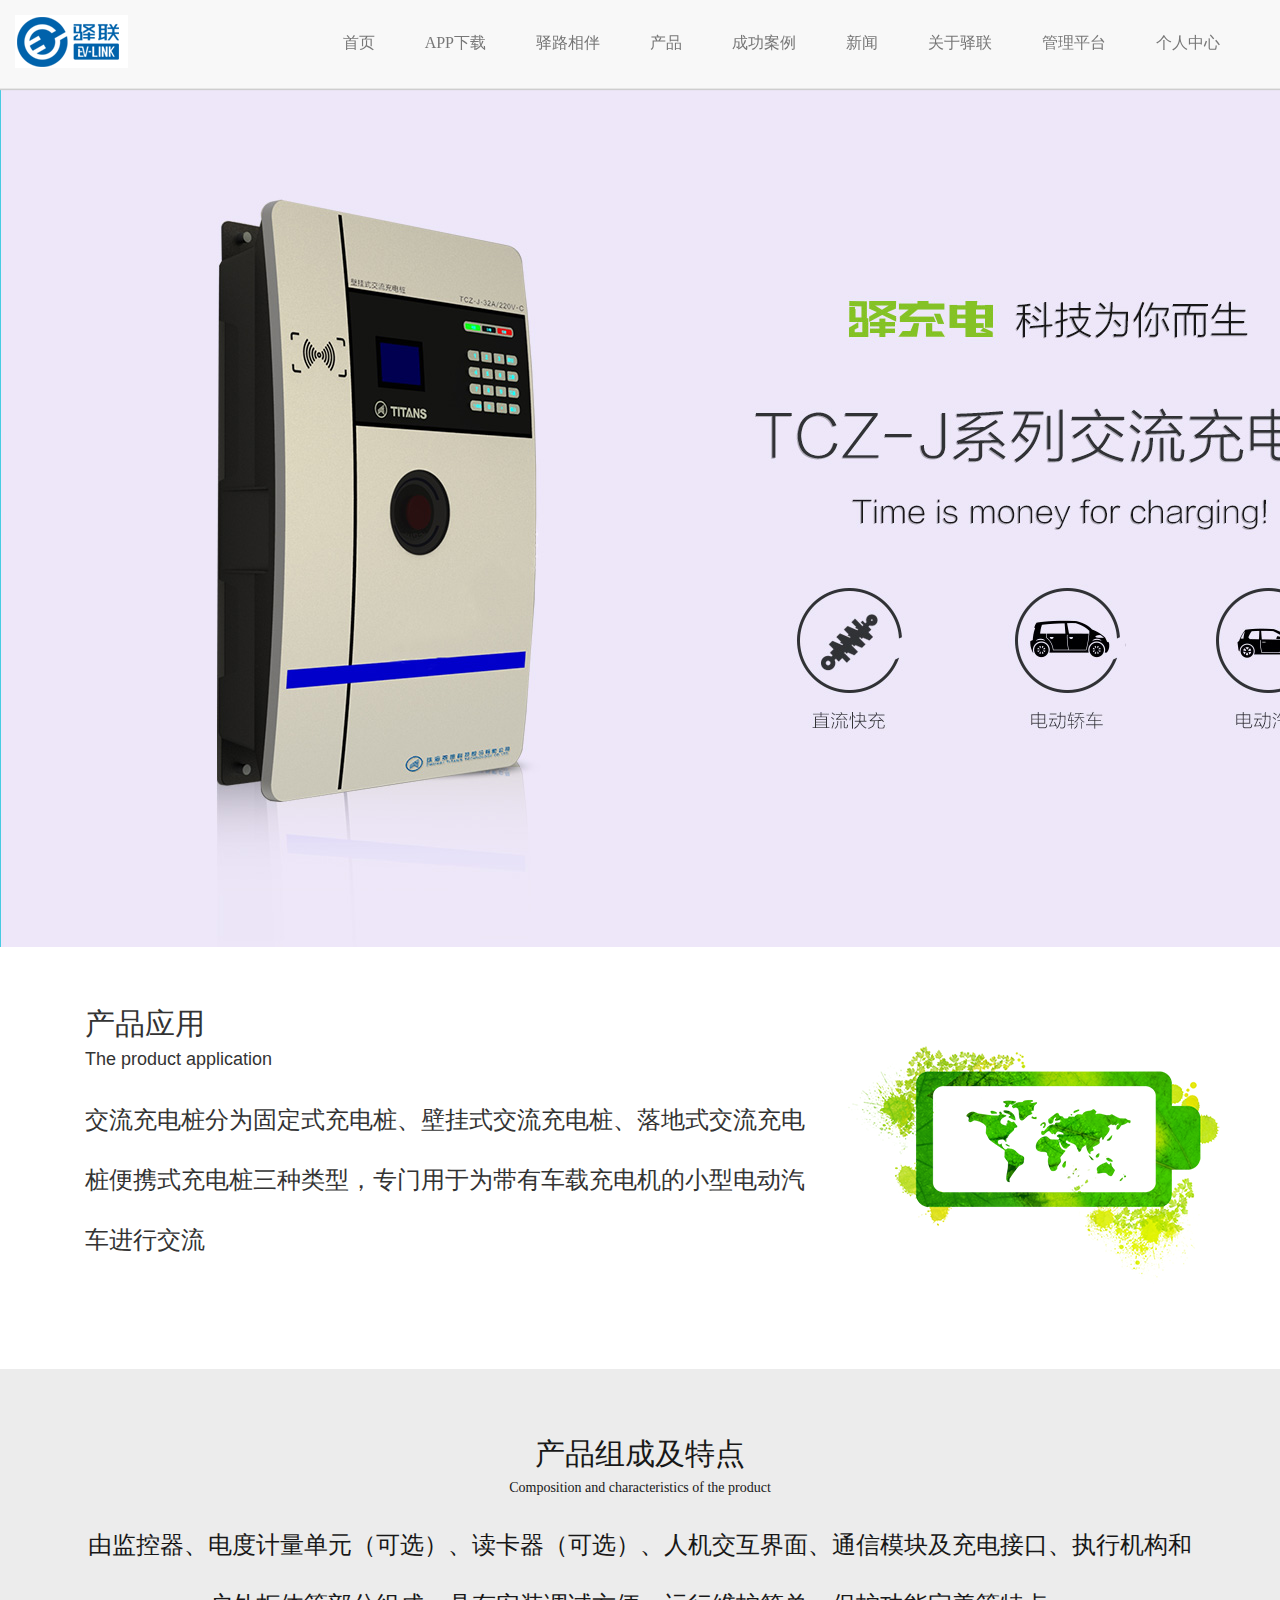
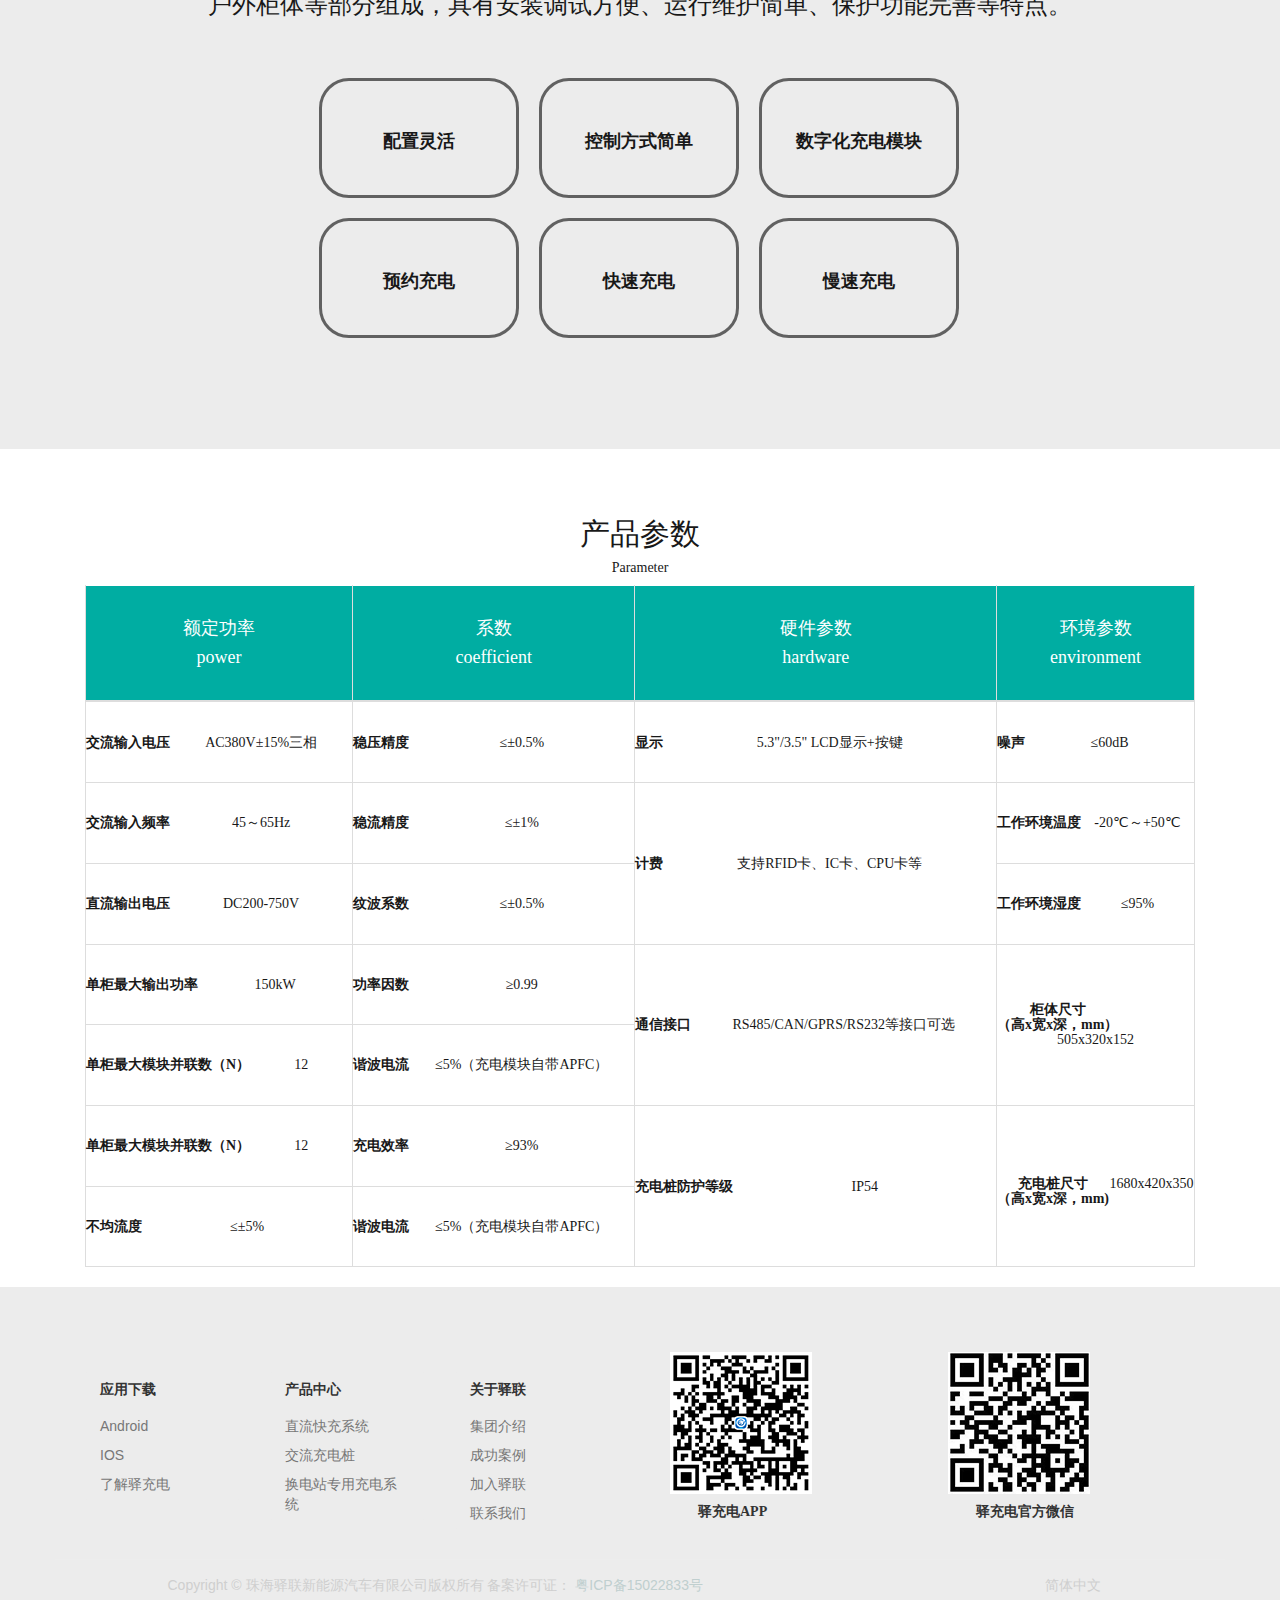
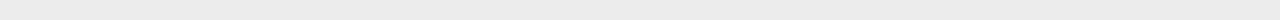
<file: bootstarp/product_3.html>
<!DOCTYPE html>
<html>
<head>
	<meta charset='utf-8'>
    <meta http-equiv="X-UA-Compatible" content="IE=edge">
    <meta name="viewport" content="width=device-width, initial-scale=1">
    <!-- 上述3个meta标签*必须*放在最前面，任何其他内容都*必须*跟随其后！ -->
	<title>驿联官方网站</title>
  <link rel="shortcut icon" type="text/css" href="img/elian.ico">
	<link rel="stylesheet" type="text/css" href="css/bootstrap.min.css">
	<link rel="stylesheet" type="text/css" href="css/base.css">
  <style type="text/css">
  body{background-color: #ececec;}
    #footer{background-color: #ececec;}
    .list-group-item {background-color: #ececec;}
  	#body{padding-top: 0;}
 	  
    .section1{height: 947px;background: url(img/banner-bgz.jpg) no-repeat;}
    .section2{ background: #ffffff; min-height: 422px;}
    .section3{text-align: center;min-height: 680px;}
    .product-char {padding: 2% 17% 0 21%;}
    .product-char div{border: 3px solid #616161;border-radius: 30px;font-size: 18px;font-weight: bold;height: 120px;line-height: 120px;margin: 10px;text-align: center;vertical-align: middle;width: 200px;}
    
    .section4{background: #ffffff;}
    .elian-table {border: 1px solid #ffffff;}
    .elian-table > thead > tr > th {background: #00ada2;color: #ffffff;height: 50px;padding: 2% 4%;text-align: center;}
    .elian-table > tbody > tr > td {height: 64px;padding: 2% 0;vertical-align: middle;}
    .elian-table > tbody > tr > td span {float: left;font-weight: bold;}
  </style>
 </head>
 <body>
   <div id='header'>
     <nav class="navbar navbar-default navbar-fixed-top ">
       <div class="container-fluid">
         <div class="navbar-header">
           <button class="navbar-toggle" data-target="#example-navbar-collapse" data-toggle="collapse" type="button">
           <span class="sr-only">切换导航</span>
           <span class="icon-bar"></span>
           <span class="icon-bar"></span>
           <span class="icon-bar"></span>
           </button>
           <a class="navbar-brand" href="index.html" style='height:88px;position: relative;top:0px;'>
             <img src="img/logo.png">
           </a>
         </div>
         <div id="example-navbar-collapse" class="collapse navbar-collapse">
           <ul class="nav navbar-nav navbar-right">
             <li><a href="index.html">首页</a></li>
             <li><a href="download.html">APP下载</a></li>
             <li><a href="javascript:;">驿路相伴</a></li>
             <li><a href="product.html">产品</a></li>
             <li><a href="case.html">成功案例</a></li>
             <li><a href="news/1">新闻</a></li>
             <li><a href="about.html">关于驿联</a></li>
             <li><a target="_blank" href="http://58.213.118.23:8081/elink-system-web">管理平台</a></li>
             <li><a target="_blank" href="user_register.html">个人中心</a></li>
           </ul>
         </div>
       </div>
     </nav>
   </div>
   <div id='body'>
    <div class='section1'></div>
    <div class='section2'class="elian-cont">
      <div style="padding-top: 40px;" class="elian-details">
        <div class="container">
          <div class="col-xs-8 font-yh">
            <h2 class="pdt20">产品应用</h2>
            <h4>The product application</h4>
            <h3 style="line-height: 2.5;">交流充电桩分为固定式充电桩、壁挂式交流充电桩、落地式交流充电桩便携式充电桩三种类型，专门用于为带有车载充电机的小型电动汽车进行交流</h3>
          </div>
          <div class="col-xs-4">
            <img src="img/pd-green.png">
          </div>
        </div>
      </div>
    </div>
    <div class='section3'>
      <div class="elian-title">
        <div class="container">
          <div class="col-xs-12">
            <h2>产品组成及特点</h2>
            <h5>Composition and characteristics of the product</h5>           
            <h3 style="line-height: 2.5;">由监控器、电度计量单元（可选）、读卡器（可选）、人机交互界面、通信模块及充电接口、执行机构和户外柜体等部分组成，具有安装调试方便、运行维护简单、保护功能完善等特点。</h3>
          </div>
          <div class="col-xs-12 product-char">
            <div class="col-xs-4 col-md-4 col-sm-6">配置灵活</div>
            <div class="col-xs-4 col-md-4 col-sm-6">控制方式简单</div>
            <div class="col-xs-4 col-md-4 col-sm-6">数字化充电模块</div>           
            <div class="col-xs-4 col-md-4 col-sm-6">预约充电</div>
            <div class="col-xs-4 col-md-4 col-sm-6">快速充电</div>
            <div class="col-xs-4 col-md-4 col-sm-6">慢速充电</div>          
          </div>
        </div>
      </div>
    </div>
   	<div class='section4'>
      <div class="elian-title">
              <div class="container">
                <div class="col-xs-12">
                  <h2>产品参数</h2>
                  <h5>Parameter</h5>
                </div>
                <div class="col-xs-12">
                  <table class="table table-bordered elian-table">               
                     <thead>
                        <tr>
                           <th>
                            <h4>额定功率</h4>
                            <h4>power</h4>
                           </th>
                           <th>
                            <h4>系数</h4>
                            <h4>coefficient</h4>
                           </th>
                           <th>
                            <h4>硬件参数</h4>
                            <h4>hardware</h4>
                           </th>
                            <th>
                            <h4>环境参数</h4>
                            <h4>environment</h4>
                           </th>
                        </tr>
                     </thead>
                     <tbody>
                        <tr>
                           <td>
                            <h5><span>交流输入电压</span></h5>
                            <h5>AC380V±15%三相</h5>
                           </td>
                           <td>
                            <h5><span>稳压精度</span></h5>
                            <h5>≤±0.5%</h5>
                           </td>
                           <td>
                            <h5><span>显示</span></h5>
                            <h5>5.3"/3.5" LCD显示+按键</h5>
                           </td>
                           <td>
                            <h5><span>噪声</span></h5>
                            <h5>≤60dB</h5>
                           </td>
                        </tr>
                        <tr>
                           <td>
                            <h5><span>交流输入频率</span></h5>
                            <h5>45～65Hz</h5>
                           </td>
                           <td>
                            <h5><span>稳流精度</span></h5>
                            <h5>≤±1%</h5>
                           </td>
                           <td rowspan="2">
                            <h5><span>计费</span></h5>
                            <h5>支持RFID卡、IC卡、CPU卡等</h5>
                           </td>
                           <td>
                            <h5><span>工作环境温度</span></h5>
                            <h5>-20℃～+50℃</h5>
                           </td>
                        </tr>
                        <tr>
                          <td>
                            <h5><span>直流输出电压 </span></h5>
                            <h5>DC200-750V</h5>
                           </td>
                           <td>
                            <h5><span>纹波系数</span></h5>
                            <h5>≤±0.5%</h5>
                           </td>                     
                           <td>
                            <h5><span>工作环境湿度</span></h5>
                            <h5>≤95%</h5>
                           </td>
                        </tr>
                        <tr>
                          <td>
                            <h5><span>单柜最大输出功率</span></h5>
                            <h5>150kW</h5>
                           </td>
                           <td>
                            <h5><span>功率因数</span></h5>
                            <h5>≥0.99</h5>
                           </td>
                           <td rowspan="2">
                            <h5><span>通信接口</span></h5>
                            <h5>RS485/CAN/GPRS/RS232等接口可选</h5>
                           </td>
                           <td rowspan="2">
                            <h5><span>柜体尺寸<br>（高x宽x深，mm）</span></h5>
                            <h5>505x320x152</h5>
                           </td>
                        </tr>
                        <tr>
                          <td>
                            <h5><span>单柜最大模块并联数（N）</span></h5>
                            <h5>12</h5>
                           </td>
                           <td>
                            <h5><span>谐波电流</span></h5>
                            <h5>≤5%（充电模块自带APFC）</h5>
                           </td>                                         
                        </tr>
                        <tr>
                          <td>
                            <h5><span>单柜最大模块并联数（N）</span></h5>
                            <h5>12</h5>
                           </td>
                           <td>
                            <h5><span>充电效率</span></h5>
                            <h5>≥93%</h5>
                           </td>                     
                           <td rowspan="2">
                            <h5><span>充电桩防护等级 </span></h5>
                            <h5>IP54</h5>
                           </td>
                           <td rowspan="2">
                            <h5><span>充电桩尺寸<br>（高x宽x深，mm)</span></h5>
                            <h5>1680x420x350</h5>
                           </td>
                        </tr>
                        <tr>
                          <td>
                            <h5><span>不均流度</span></h5>
                            <h5>≤±5% </h5>
                           </td>
                           <td>
                            <h5><span>谐波电流</span></h5>
                            <h5>≤5%（充电模块自带APFC）</h5>
                           </td>                     
                        </tr>
                     </tbody>
                  </table>
                </div>
              </div>
            </div>
    </div>
   </div>
   <div id='footer'>
     <div class="container">
       <div class='row'>
         <div class='col-lg-6 col-md-6 col-sm-6 col-xs-12'>
           <div class='col-lg-4 col-md-4 col-sm-4 col-xs-12'>
             <div class="list-group">
               <h2 href="#" class="list-group-item ">
                 应用下载
               </h2>
               <a href="download.html" target="_blank" class="list-group-item">Android</a>
               <a href="download.html" target="_blank" class="list-group-item">IOS</a>
               <a href="download.html" target="_blank" class="list-group-item">了解驿充电</a>
             </div>
           </div>
           <div class='col-lg-4 col-md-4 col-sm-4 col-xs-12'>
             <div class="list-group">
               <h2 href="#" class="list-group-item ">
                 产品中心
               </h2>
               <a href="product_1.html" target="_blank" class="list-group-item">直流快充系统</a>
               <a href="product_1.html" target="_blank" class="list-group-item">交流充电桩</a>
               <a href="product_1.html" target="_blank" class="list-group-item">换电站专用充电系统</a>
             </div>
           </div>
           <div class='col-lg-4 col-md-4 col-sm-4 col-xs-12'>
             <div class="list-group">
               <h2 href="#" class="list-group-item ">
                 关于驿联
               </h2>
               <a href="about.html" target="_blank" class="list-group-item">集团介绍</a>
               <a href="product.html" target="_blank" class="list-group-item">成功案例</a>
               <a href="about.html#jiaru" target="_blank" class="list-group-item">加入驿联</a>
               <a href="about.html#lianxi" target="_blank" class="list-group-item">联系我们</a>
             </div>
           </div>
         </div>
         <div class='col-lg-6 col-md-6 col-sm-6  col-xs-12 code'>
           <div class='col-lg-6 col-md-6 col-sm-6 ' style='margin-bottom:10px;'>
               <img src="img/code-1.png">
               <h2>驿充电APP</h2>
           </div>
           <div class='col-lg-6 col-md-6 col-sm-6'>
               <img src="img/code-2.png">
               <h2>驿充电官方微信</h2>
           </div>
         </div>
       </div>
       <div class='row coryright'>
         <div class='col-lg-9 col-md-9 col-sm-9 col-ls-offset-1 col-md-offset-1  col-xs-12 '>
           Copyright © 珠海驿联新能源汽车有限公司版权所有 备案许可证：<a href="http://www.miitbeian.gov.cn" >
           粤ICP备15022833号</a>
         </div>   
         <div class='col-lg-2 col-md-2 col-sm-2 pull-right'>
           <p>简体中文</p>
         </div>
       </div>
     </div>
   </div>
   
   
 	<script type="text/javascript" src='js/jquery-1.12.4.min.js'></script>
 	<script type="text/javascript" src='js/bootstrap.min.js'></script>
 </body>
 </html>
</file>
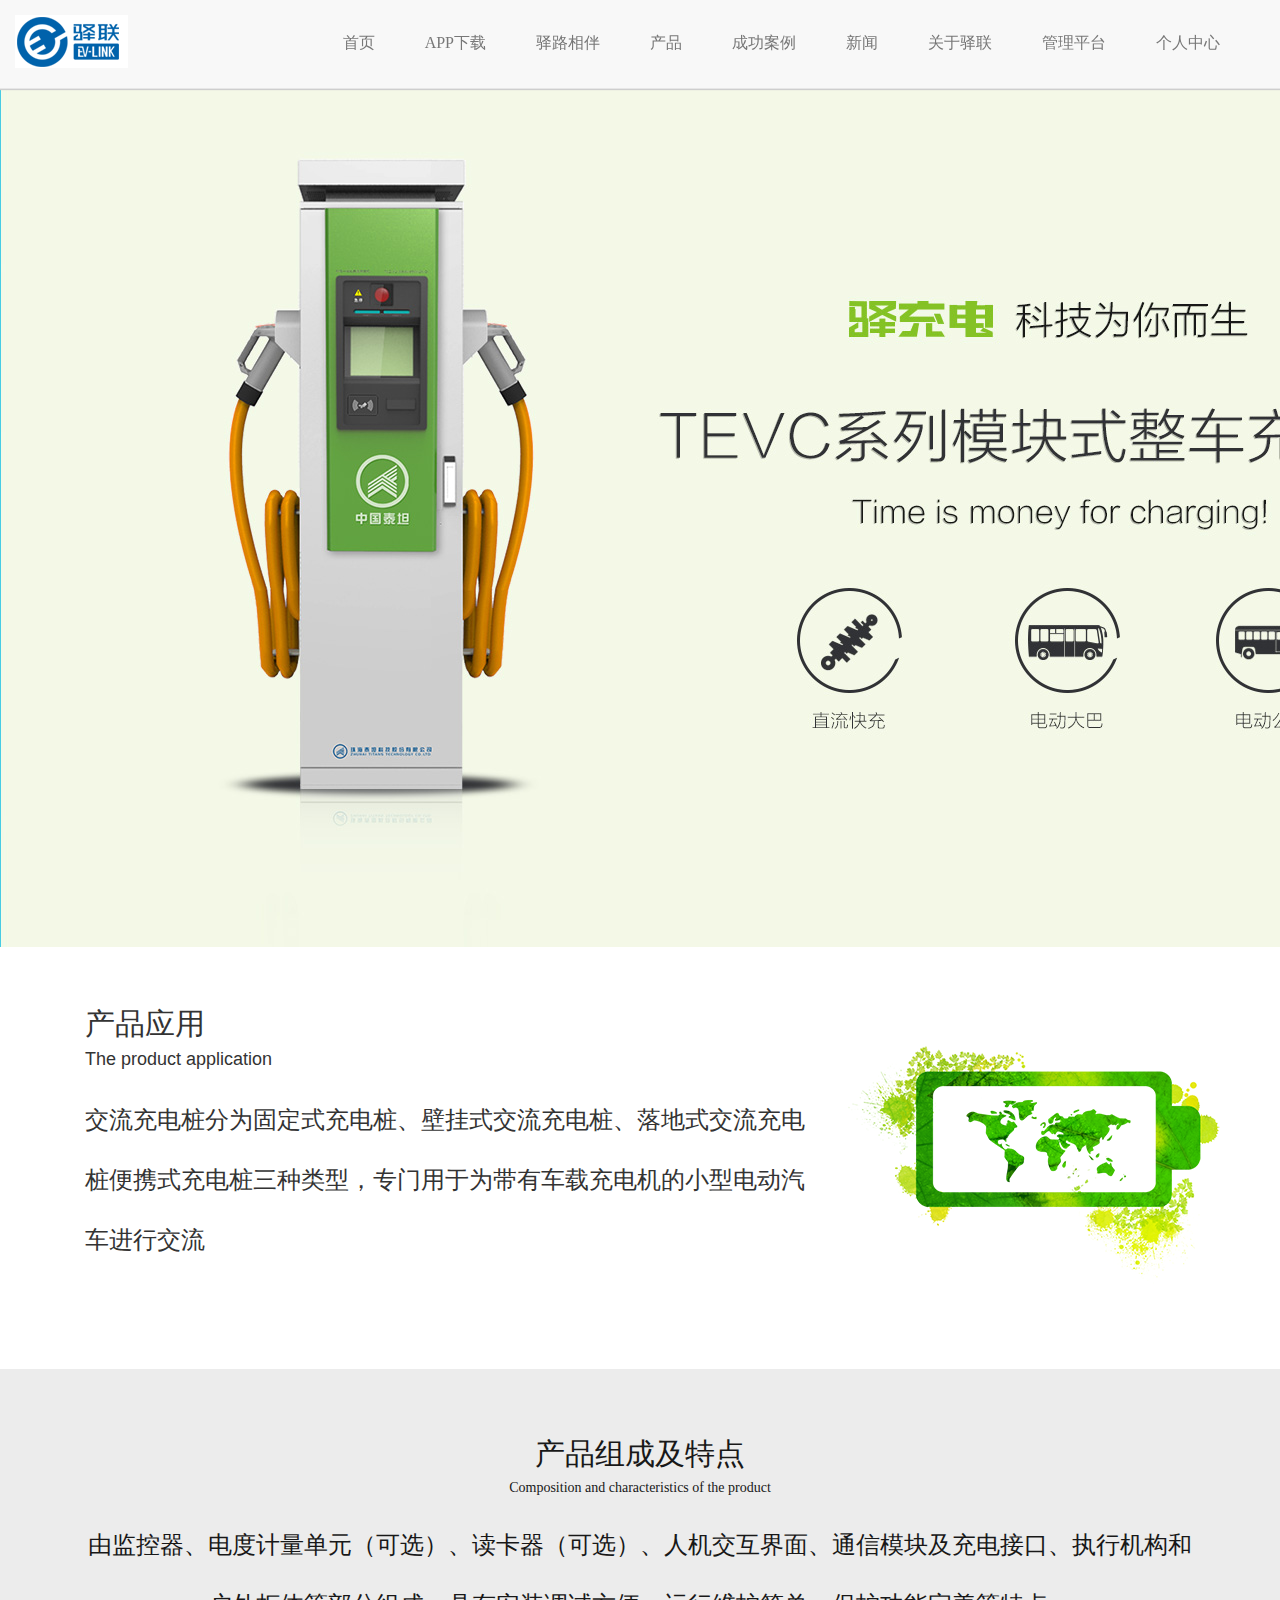
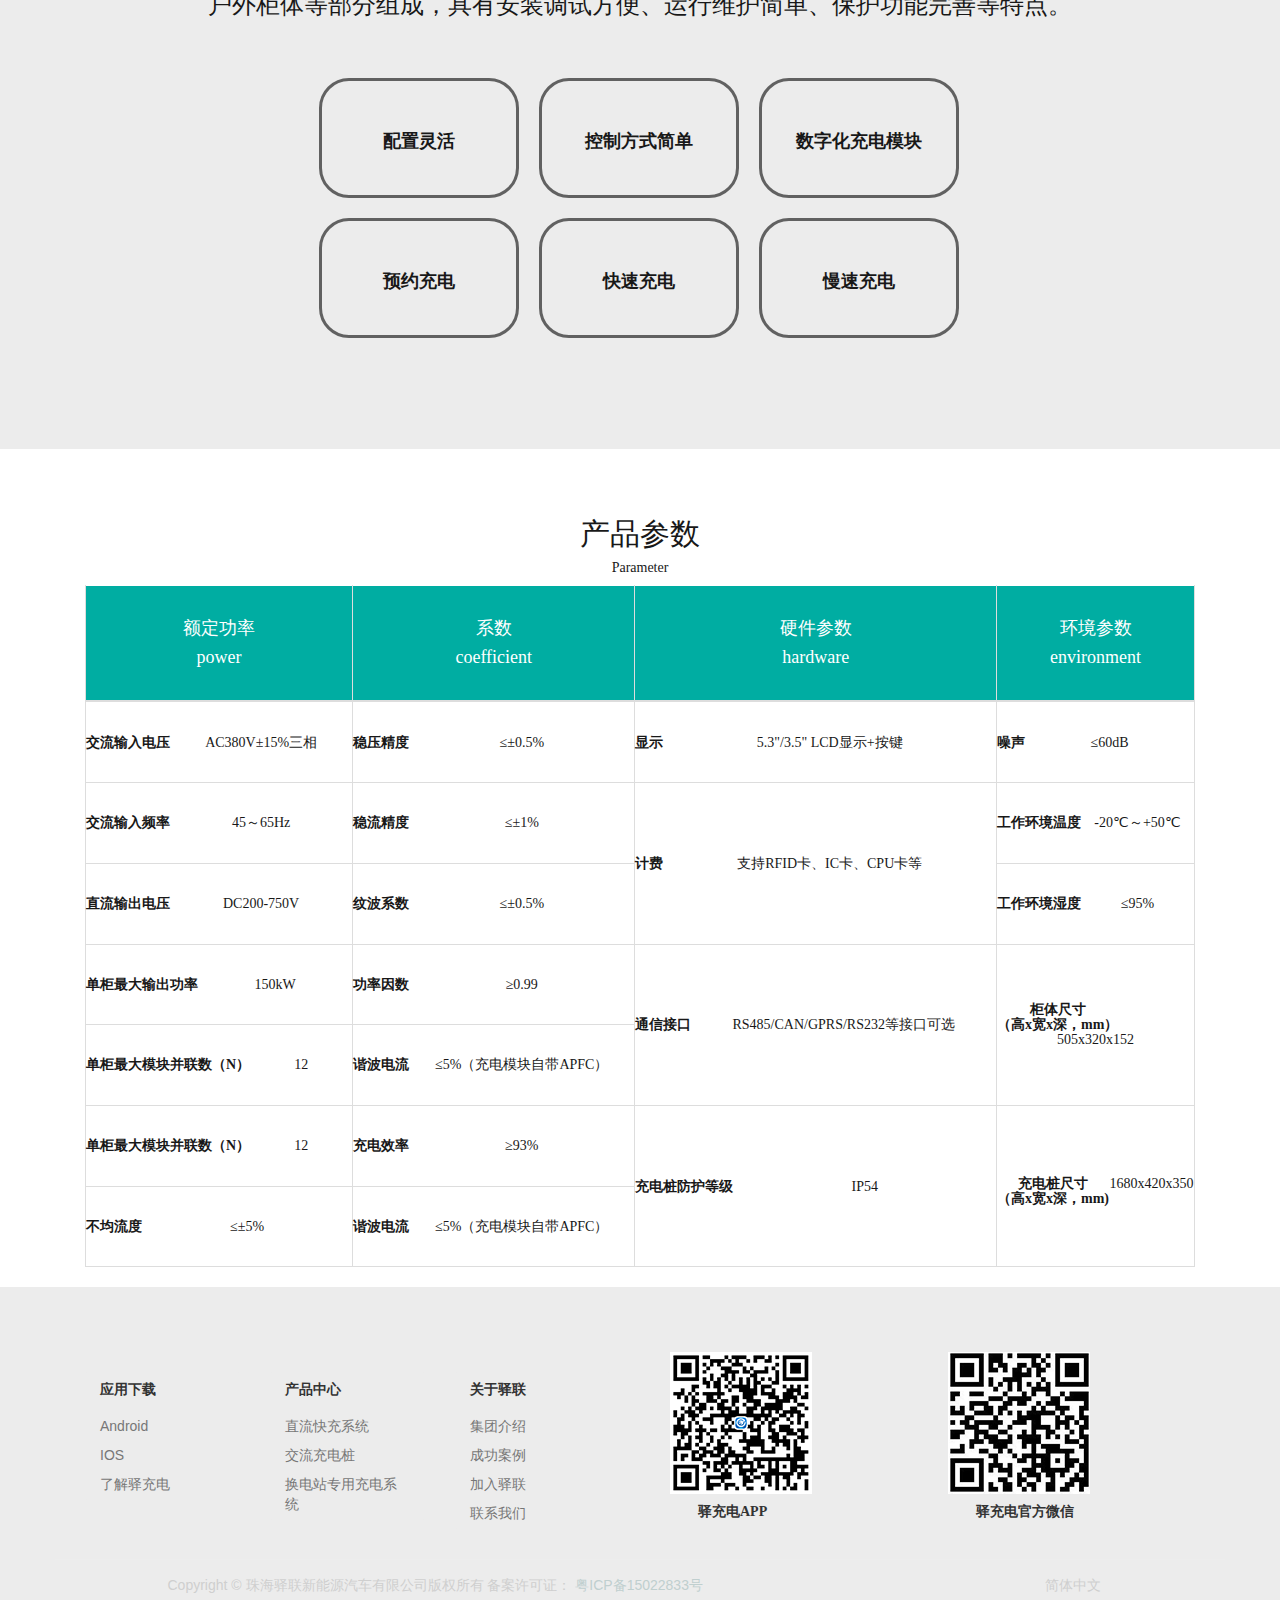
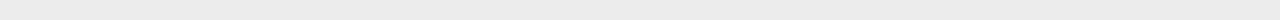
<file: bootstarp/product_4.html>
<!DOCTYPE html>
<html>
<head>
	<meta charset='utf-8'>
    <meta http-equiv="X-UA-Compatible" content="IE=edge">
    <meta name="viewport" content="width=device-width, initial-scale=1">
    <!-- 上述3个meta标签*必须*放在最前面，任何其他内容都*必须*跟随其后！ -->
	<title>驿联官方网站</title>
  <link rel="shortcut icon" type="text/css" href="img/elian.ico">
	<link rel="stylesheet" type="text/css" href="css/bootstrap.min.css">
	<link rel="stylesheet" type="text/css" href="css/base.css">
  <style type="text/css">
  body{background-color: #ececec;}
    #footer{background-color: #ececec;}
    .list-group-item {background-color: #ececec;}
  	#body{padding-top: 0;}
 	  
    .section1{height: 947px;background: url(img/banner-30kbgj.jpg) no-repeat;}
    .section2{ background: #ffffff; min-height: 422px;}
    .section3{text-align: center;min-height: 680px;}
    .product-char {padding: 2% 17% 0 21%;}
    .product-char div{border: 3px solid #616161;border-radius: 30px;font-size: 18px;font-weight: bold;height: 120px;line-height: 120px;margin: 10px;text-align: center;vertical-align: middle;width: 200px;}
    
    .section4{background: #ffffff;}
    .elian-table {border: 1px solid #ffffff;}
    .elian-table > thead > tr > th {background: #00ada2;color: #ffffff;height: 50px;padding: 2% 4%;text-align: center;}
    .elian-table > tbody > tr > td {height: 64px;padding: 2% 0;vertical-align: middle;}
    .elian-table > tbody > tr > td span {float: left;font-weight: bold;}
  </style>
 </head>
 <body>
   <div id='header'>
     <nav class="navbar navbar-default navbar-fixed-top ">
       <div class="container-fluid">
         <div class="navbar-header">
           <button class="navbar-toggle" data-target="#example-navbar-collapse" data-toggle="collapse" type="button">
           <span class="sr-only">切换导航</span>
           <span class="icon-bar"></span>
           <span class="icon-bar"></span>
           <span class="icon-bar"></span>
           </button>
           <a class="navbar-brand" href="index.html" style='height:88px;position: relative;top:0px;'>
             <img src="img/logo.png">
           </a>
         </div>
         <div id="example-navbar-collapse" class="collapse navbar-collapse">
           <ul class="nav navbar-nav navbar-right">
             <li><a href="index.html">首页</a></li>
             <li><a href="download.html">APP下载</a></li>
             <li><a href="javascript:;">驿路相伴</a></li>
             <li><a href="product.html">产品</a></li>
             <li><a href="case.html">成功案例</a></li>
             <li><a href="news/1">新闻</a></li>
             <li><a href="about.html">关于驿联</a></li>
             <li><a target="_blank" href="http://58.213.118.23:8081/elink-system-web">管理平台</a></li>
             <li><a target="_blank" href="user_register.html">个人中心</a></li>
           </ul>
         </div>
       </div>
     </nav>
   </div>
   <div id='body'>
    <div class='section1'></div>
    <div class='section2'class="elian-cont">
      <div style="padding-top: 40px;" class="elian-details">
        <div class="container">
          <div class="col-xs-8 font-yh">
            <h2 class="pdt20">产品应用</h2>
            <h4>The product application</h4>
            <h3 style="line-height: 2.5;">交流充电桩分为固定式充电桩、壁挂式交流充电桩、落地式交流充电桩便携式充电桩三种类型，专门用于为带有车载充电机的小型电动汽车进行交流</h3>
          </div>
          <div class="col-xs-4">
            <img src="img/pd-green.png">
          </div>
        </div>
      </div>
    </div>
    <div class='section3'>
      <div class="elian-title">
        <div class="container">
          <div class="col-xs-12">
            <h2>产品组成及特点</h2>
            <h5>Composition and characteristics of the product</h5>           
            <h3 style="line-height: 2.5;">由监控器、电度计量单元（可选）、读卡器（可选）、人机交互界面、通信模块及充电接口、执行机构和户外柜体等部分组成，具有安装调试方便、运行维护简单、保护功能完善等特点。</h3>
          </div>
          <div class="col-xs-12 product-char">
            <div class="col-xs-4 col-md-4 col-sm-6">配置灵活</div>
            <div class="col-xs-4 col-md-4 col-sm-6">控制方式简单</div>
            <div class="col-xs-4 col-md-4 col-sm-6">数字化充电模块</div>           
            <div class="col-xs-4 col-md-4 col-sm-6">预约充电</div>
            <div class="col-xs-4 col-md-4 col-sm-6">快速充电</div>
            <div class="col-xs-4 col-md-4 col-sm-6">慢速充电</div>          
          </div>
        </div>
      </div>
    </div>
   	<div class='section4'>
      <div class="elian-title">
              <div class="container">
                <div class="col-xs-12">
                  <h2>产品参数</h2>
                  <h5>Parameter</h5>
                </div>
                <div class="col-xs-12">
                  <table class="table table-bordered elian-table">               
                     <thead>
                        <tr>
                           <th>
                            <h4>额定功率</h4>
                            <h4>power</h4>
                           </th>
                           <th>
                            <h4>系数</h4>
                            <h4>coefficient</h4>
                           </th>
                           <th>
                            <h4>硬件参数</h4>
                            <h4>hardware</h4>
                           </th>
                            <th>
                            <h4>环境参数</h4>
                            <h4>environment</h4>
                           </th>
                        </tr>
                     </thead>
                     <tbody>
                        <tr>
                           <td>
                            <h5><span>交流输入电压</span></h5>
                            <h5>AC380V±15%三相</h5>
                           </td>
                           <td>
                            <h5><span>稳压精度</span></h5>
                            <h5>≤±0.5%</h5>
                           </td>
                           <td>
                            <h5><span>显示</span></h5>
                            <h5>5.3"/3.5" LCD显示+按键</h5>
                           </td>
                           <td>
                            <h5><span>噪声</span></h5>
                            <h5>≤60dB</h5>
                           </td>
                        </tr>
                        <tr>
                           <td>
                            <h5><span>交流输入频率</span></h5>
                            <h5>45～65Hz</h5>
                           </td>
                           <td>
                            <h5><span>稳流精度</span></h5>
                            <h5>≤±1%</h5>
                           </td>
                           <td rowspan="2">
                            <h5><span>计费</span></h5>
                            <h5>支持RFID卡、IC卡、CPU卡等</h5>
                           </td>
                           <td>
                            <h5><span>工作环境温度</span></h5>
                            <h5>-20℃～+50℃</h5>
                           </td>
                        </tr>
                        <tr>
                          <td>
                            <h5><span>直流输出电压 </span></h5>
                            <h5>DC200-750V</h5>
                           </td>
                           <td>
                            <h5><span>纹波系数</span></h5>
                            <h5>≤±0.5%</h5>
                           </td>                     
                           <td>
                            <h5><span>工作环境湿度</span></h5>
                            <h5>≤95%</h5>
                           </td>
                        </tr>
                        <tr>
                          <td>
                            <h5><span>单柜最大输出功率</span></h5>
                            <h5>150kW</h5>
                           </td>
                           <td>
                            <h5><span>功率因数</span></h5>
                            <h5>≥0.99</h5>
                           </td>
                           <td rowspan="2">
                            <h5><span>通信接口</span></h5>
                            <h5>RS485/CAN/GPRS/RS232等接口可选</h5>
                           </td>
                           <td rowspan="2">
                            <h5><span>柜体尺寸<br>（高x宽x深，mm）</span></h5>
                            <h5>505x320x152</h5>
                           </td>
                        </tr>
                        <tr>
                          <td>
                            <h5><span>单柜最大模块并联数（N）</span></h5>
                            <h5>12</h5>
                           </td>
                           <td>
                            <h5><span>谐波电流</span></h5>
                            <h5>≤5%（充电模块自带APFC）</h5>
                           </td>                                         
                        </tr>
                        <tr>
                          <td>
                            <h5><span>单柜最大模块并联数（N）</span></h5>
                            <h5>12</h5>
                           </td>
                           <td>
                            <h5><span>充电效率</span></h5>
                            <h5>≥93%</h5>
                           </td>                     
                           <td rowspan="2">
                            <h5><span>充电桩防护等级 </span></h5>
                            <h5>IP54</h5>
                           </td>
                           <td rowspan="2">
                            <h5><span>充电桩尺寸<br>（高x宽x深，mm)</span></h5>
                            <h5>1680x420x350</h5>
                           </td>
                        </tr>
                        <tr>
                          <td>
                            <h5><span>不均流度</span></h5>
                            <h5>≤±5% </h5>
                           </td>
                           <td>
                            <h5><span>谐波电流</span></h5>
                            <h5>≤5%（充电模块自带APFC）</h5>
                           </td>                     
                        </tr>
                     </tbody>
                  </table>
                </div>
              </div>
            </div>
    </div>
   </div>
   <div id='footer'>
     <div class="container">
       <div class='row'>
         <div class='col-lg-6 col-md-6 col-sm-6 col-xs-12'>
           <div class='col-lg-4 col-md-4 col-sm-4 col-xs-12'>
             <div class="list-group">
               <h2 href="#" class="list-group-item ">
                 应用下载
               </h2>
               <a href="download.html" target="_blank" class="list-group-item">Android</a>
               <a href="download.html" target="_blank" class="list-group-item">IOS</a>
               <a href="download.html" target="_blank" class="list-group-item">了解驿充电</a>
             </div>
           </div>
           <div class='col-lg-4 col-md-4 col-sm-4 col-xs-12'>
             <div class="list-group">
               <h2 href="#" class="list-group-item ">
                 产品中心
               </h2>
               <a href="product_1.html" target="_blank" class="list-group-item">直流快充系统</a>
               <a href="product_1.html" target="_blank" class="list-group-item">交流充电桩</a>
               <a href="product_1.html" target="_blank" class="list-group-item">换电站专用充电系统</a>
             </div>
           </div>
           <div class='col-lg-4 col-md-4 col-sm-4 col-xs-12'>
             <div class="list-group">
               <h2 href="#" class="list-group-item ">
                 关于驿联
               </h2>
               <a href="about.html" target="_blank" class="list-group-item">集团介绍</a>
               <a href="product.html" target="_blank" class="list-group-item">成功案例</a>
               <a href="about.html#jiaru" target="_blank" class="list-group-item">加入驿联</a>
               <a href="about.html#lianxi" target="_blank" class="list-group-item">联系我们</a>
             </div>
           </div>
         </div>
         <div class='col-lg-6 col-md-6 col-sm-6  col-xs-12 code'>
           <div class='col-lg-6 col-md-6 col-sm-6 ' style='margin-bottom:10px;'>
               <img src="img/code-1.png">
               <h2>驿充电APP</h2>
           </div>
           <div class='col-lg-6 col-md-6 col-sm-6'>
               <img src="img/code-2.png">
               <h2>驿充电官方微信</h2>
           </div>
         </div>
       </div>
       <div class='row coryright'>
         <div class='col-lg-9 col-md-9 col-sm-9 col-ls-offset-1 col-md-offset-1  col-xs-12 '>
           Copyright © 珠海驿联新能源汽车有限公司版权所有 备案许可证：<a href="http://www.miitbeian.gov.cn" >
           粤ICP备15022833号</a>
         </div>   
         <div class='col-lg-2 col-md-2 col-sm-2 pull-right'>
           <p>简体中文</p>
         </div>
       </div>
     </div>
   </div>
   
   
 	<script type="text/javascript" src='js/jquery-1.12.4.min.js'></script>
 	<script type="text/javascript" src='js/bootstrap.min.js'></script>
 </body>
 </html>
</file>
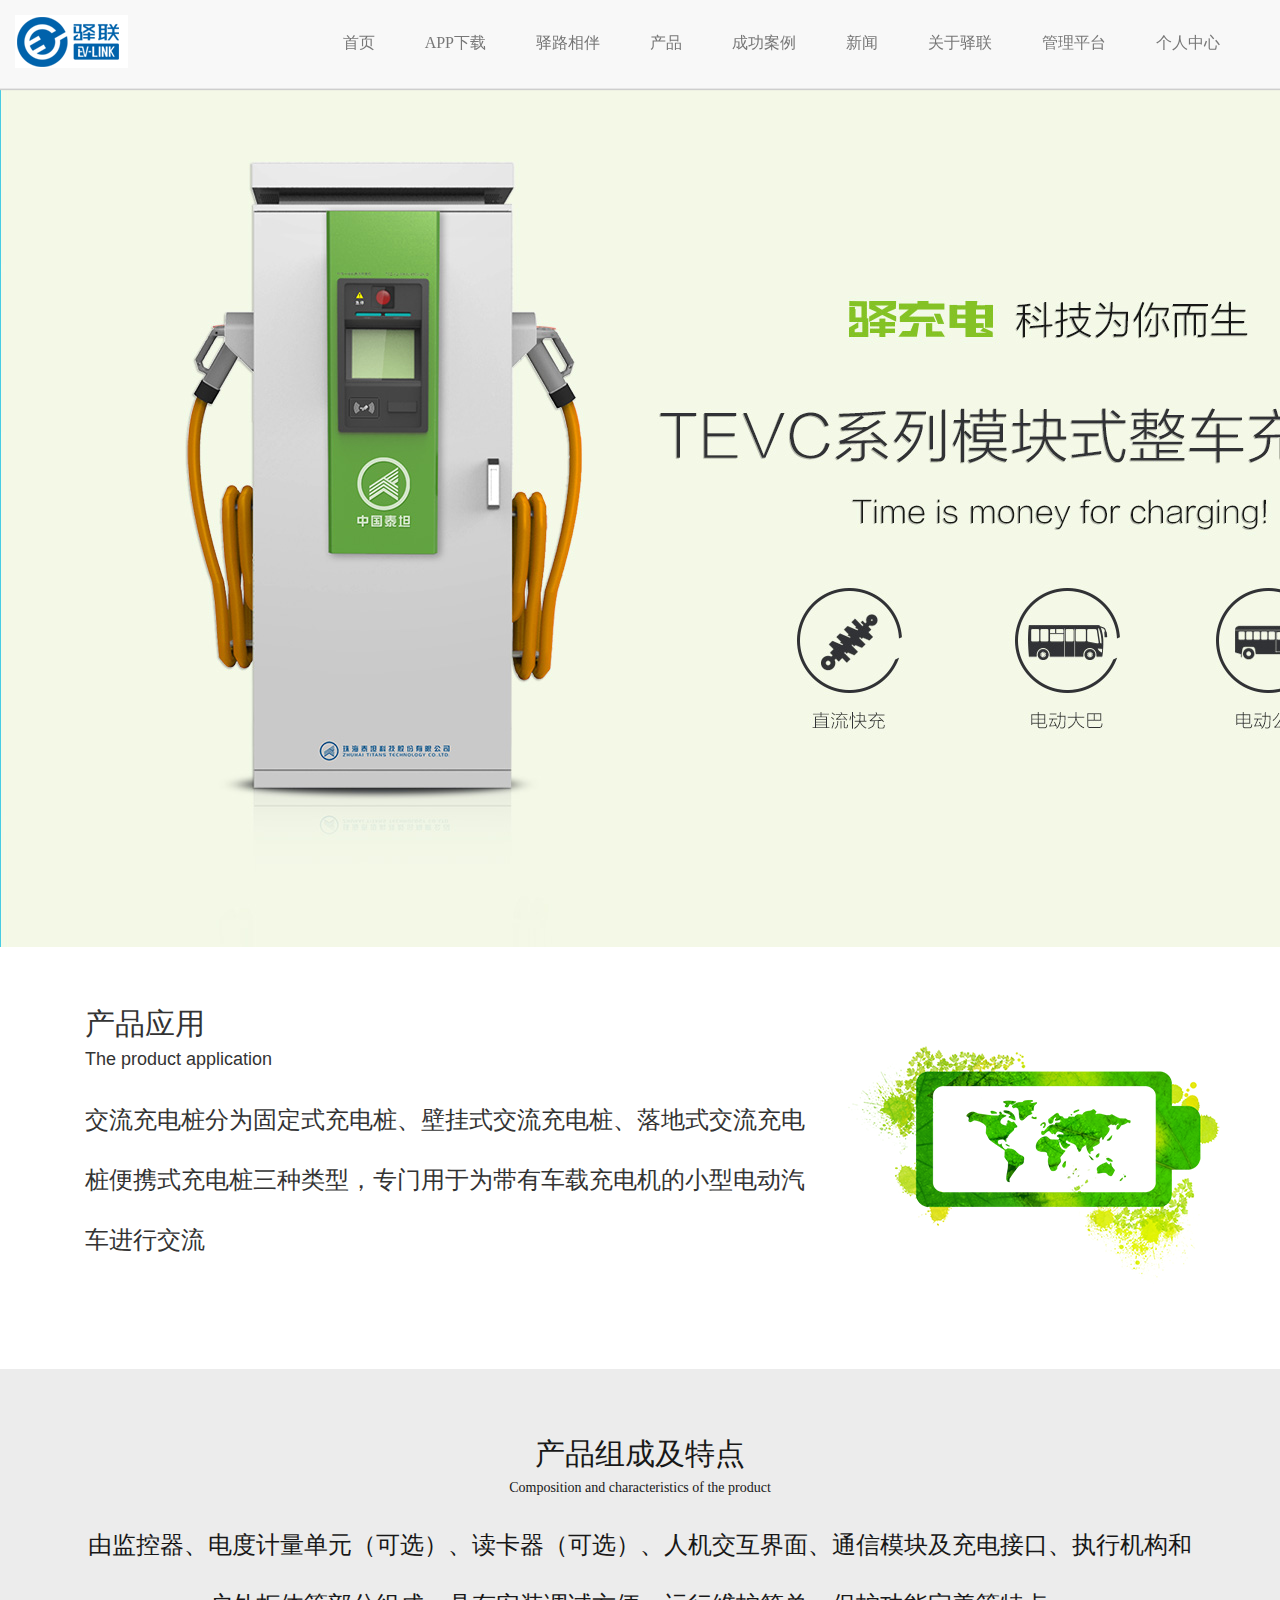
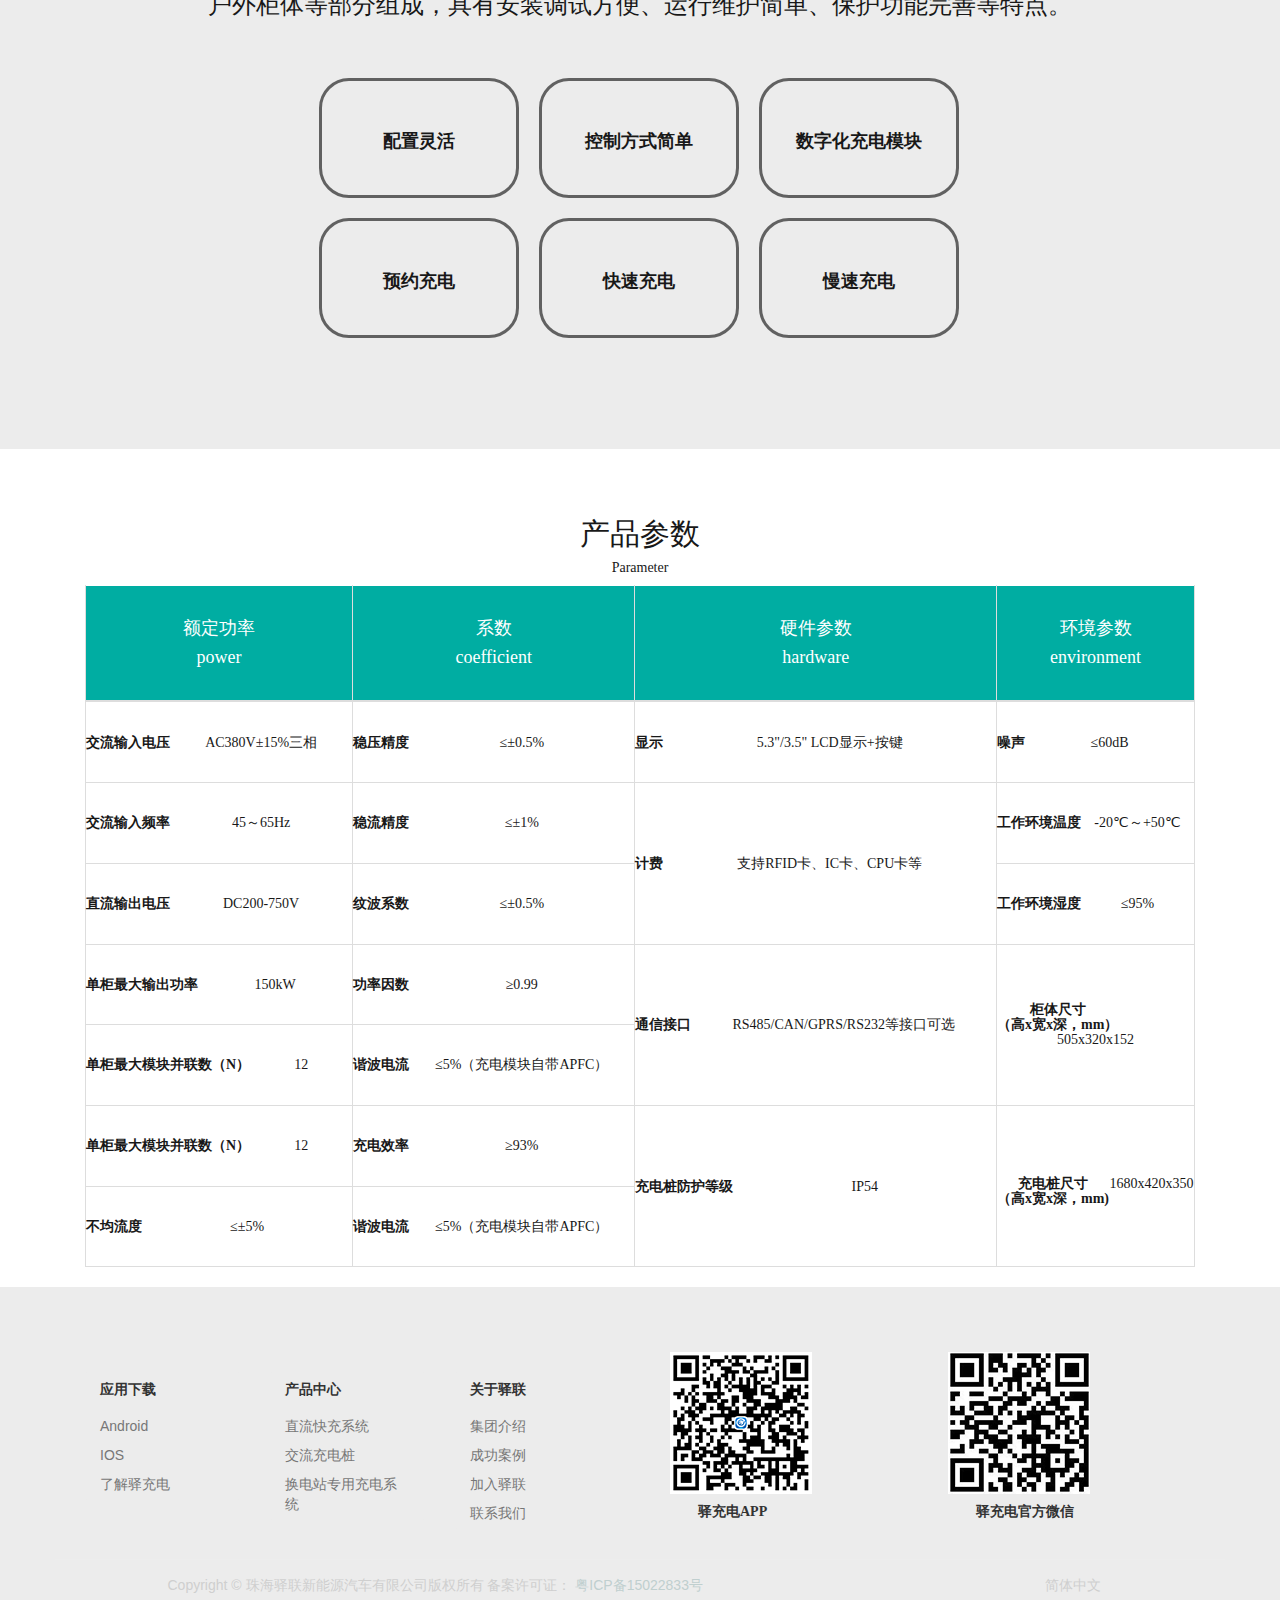
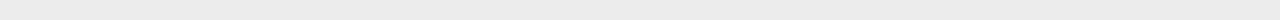
<file: bootstarp/product_5.html>
<!DOCTYPE html>
<html>
<head>
	<meta charset='utf-8'>
    <meta http-equiv="X-UA-Compatible" content="IE=edge">
    <meta name="viewport" content="width=device-width, initial-scale=1">
    <!-- 上述3个meta标签*必须*放在最前面，任何其他内容都*必须*跟随其后！ -->
	<title>驿联官方网站</title>
  <link rel="shortcut icon" type="text/css" href="img/elian.ico">
	<link rel="stylesheet" type="text/css" href="css/bootstrap.min.css">
	<link rel="stylesheet" type="text/css" href="css/base.css">
  <style type="text/css">
  body{background-color: #ececec;}
    #footer{background-color: #ececec;}
    .list-group-item {background-color: #ececec;}
  	#body{padding-top: 0;}
 	  
    .section1{height: 947px;background: url(img/banner-60kbgj.jpg) no-repeat;}
    .section2{ background: #ffffff; min-height: 422px;}
    .section3{text-align: center;min-height: 680px;}
    .product-char {padding: 2% 17% 0 21%;}
    .product-char div{border: 3px solid #616161;border-radius: 30px;font-size: 18px;font-weight: bold;height: 120px;line-height: 120px;margin: 10px;text-align: center;vertical-align: middle;width: 200px;}
    
    .section4{background: #ffffff;}
    .elian-table {border: 1px solid #ffffff;}
    .elian-table > thead > tr > th {background: #00ada2;color: #ffffff;height: 50px;padding: 2% 4%;text-align: center;}
    .elian-table > tbody > tr > td {height: 64px;padding: 2% 0;vertical-align: middle;}
    .elian-table > tbody > tr > td span {float: left;font-weight: bold;}
  </style>
 </head>
 <body>
   <div id='header'>
     <nav class="navbar navbar-default navbar-fixed-top ">
       <div class="container-fluid">
         <div class="navbar-header">
           <button class="navbar-toggle" data-target="#example-navbar-collapse" data-toggle="collapse" type="button">
           <span class="sr-only">切换导航</span>
           <span class="icon-bar"></span>
           <span class="icon-bar"></span>
           <span class="icon-bar"></span>
           </button>
           <a class="navbar-brand" href="index.html" style='height:88px;position: relative;top:0px;'>
             <img src="img/logo.png">
           </a>
         </div>
         <div id="example-navbar-collapse" class="collapse navbar-collapse">
           <ul class="nav navbar-nav navbar-right">
             <li><a href="index.html">首页</a></li>
             <li><a href="download.html">APP下载</a></li>
             <li><a href="javascript:;">驿路相伴</a></li>
             <li><a href="product.html">产品</a></li>
             <li><a href="case.html">成功案例</a></li>
             <li><a href="news/1">新闻</a></li>
             <li><a href="about.html">关于驿联</a></li>
             <li><a target="_blank" href="http://58.213.118.23:8081/elink-system-web">管理平台</a></li>
             <li><a target="_blank" href="user_register.html">个人中心</a></li>
           </ul>
         </div>
       </div>
     </nav>
   </div>
   <div id='body'>
    <div class='section1'></div>
    <div class='section2'class="elian-cont">
      <div style="padding-top: 40px;" class="elian-details">
        <div class="container">
          <div class="col-xs-8 font-yh">
            <h2 class="pdt20">产品应用</h2>
            <h4>The product application</h4>
            <h3 style="line-height: 2.5;">交流充电桩分为固定式充电桩、壁挂式交流充电桩、落地式交流充电桩便携式充电桩三种类型，专门用于为带有车载充电机的小型电动汽车进行交流</h3>
          </div>
          <div class="col-xs-4">
            <img src="img/pd-green.png">
          </div>
        </div>
      </div>
    </div>
    <div class='section3'>
      <div class="elian-title">
        <div class="container">
          <div class="col-xs-12">
            <h2>产品组成及特点</h2>
            <h5>Composition and characteristics of the product</h5>           
            <h3 style="line-height: 2.5;">由监控器、电度计量单元（可选）、读卡器（可选）、人机交互界面、通信模块及充电接口、执行机构和户外柜体等部分组成，具有安装调试方便、运行维护简单、保护功能完善等特点。</h3>
          </div>
          <div class="col-xs-12 product-char">
            <div class="col-xs-4 col-md-4 col-sm-6">配置灵活</div>
            <div class="col-xs-4 col-md-4 col-sm-6">控制方式简单</div>
            <div class="col-xs-4 col-md-4 col-sm-6">数字化充电模块</div>           
            <div class="col-xs-4 col-md-4 col-sm-6">预约充电</div>
            <div class="col-xs-4 col-md-4 col-sm-6">快速充电</div>
            <div class="col-xs-4 col-md-4 col-sm-6">慢速充电</div>          
          </div>
        </div>
      </div>
    </div>
   	<div class='section4'>
      <div class="elian-title">
              <div class="container">
                <div class="col-xs-12">
                  <h2>产品参数</h2>
                  <h5>Parameter</h5>
                </div>
                <div class="col-xs-12">
                  <table class="table table-bordered elian-table">               
                     <thead>
                        <tr>
                           <th>
                            <h4>额定功率</h4>
                            <h4>power</h4>
                           </th>
                           <th>
                            <h4>系数</h4>
                            <h4>coefficient</h4>
                           </th>
                           <th>
                            <h4>硬件参数</h4>
                            <h4>hardware</h4>
                           </th>
                            <th>
                            <h4>环境参数</h4>
                            <h4>environment</h4>
                           </th>
                        </tr>
                     </thead>
                     <tbody>
                        <tr>
                           <td>
                            <h5><span>交流输入电压</span></h5>
                            <h5>AC380V±15%三相</h5>
                           </td>
                           <td>
                            <h5><span>稳压精度</span></h5>
                            <h5>≤±0.5%</h5>
                           </td>
                           <td>
                            <h5><span>显示</span></h5>
                            <h5>5.3"/3.5" LCD显示+按键</h5>
                           </td>
                           <td>
                            <h5><span>噪声</span></h5>
                            <h5>≤60dB</h5>
                           </td>
                        </tr>
                        <tr>
                           <td>
                            <h5><span>交流输入频率</span></h5>
                            <h5>45～65Hz</h5>
                           </td>
                           <td>
                            <h5><span>稳流精度</span></h5>
                            <h5>≤±1%</h5>
                           </td>
                           <td rowspan="2">
                            <h5><span>计费</span></h5>
                            <h5>支持RFID卡、IC卡、CPU卡等</h5>
                           </td>
                           <td>
                            <h5><span>工作环境温度</span></h5>
                            <h5>-20℃～+50℃</h5>
                           </td>
                        </tr>
                        <tr>
                          <td>
                            <h5><span>直流输出电压 </span></h5>
                            <h5>DC200-750V</h5>
                           </td>
                           <td>
                            <h5><span>纹波系数</span></h5>
                            <h5>≤±0.5%</h5>
                           </td>                     
                           <td>
                            <h5><span>工作环境湿度</span></h5>
                            <h5>≤95%</h5>
                           </td>
                        </tr>
                        <tr>
                          <td>
                            <h5><span>单柜最大输出功率</span></h5>
                            <h5>150kW</h5>
                           </td>
                           <td>
                            <h5><span>功率因数</span></h5>
                            <h5>≥0.99</h5>
                           </td>
                           <td rowspan="2">
                            <h5><span>通信接口</span></h5>
                            <h5>RS485/CAN/GPRS/RS232等接口可选</h5>
                           </td>
                           <td rowspan="2">
                            <h5><span>柜体尺寸<br>（高x宽x深，mm）</span></h5>
                            <h5>505x320x152</h5>
                           </td>
                        </tr>
                        <tr>
                          <td>
                            <h5><span>单柜最大模块并联数（N）</span></h5>
                            <h5>12</h5>
                           </td>
                           <td>
                            <h5><span>谐波电流</span></h5>
                            <h5>≤5%（充电模块自带APFC）</h5>
                           </td>                                         
                        </tr>
                        <tr>
                          <td>
                            <h5><span>单柜最大模块并联数（N）</span></h5>
                            <h5>12</h5>
                           </td>
                           <td>
                            <h5><span>充电效率</span></h5>
                            <h5>≥93%</h5>
                           </td>                     
                           <td rowspan="2">
                            <h5><span>充电桩防护等级 </span></h5>
                            <h5>IP54</h5>
                           </td>
                           <td rowspan="2">
                            <h5><span>充电桩尺寸<br>（高x宽x深，mm)</span></h5>
                            <h5>1680x420x350</h5>
                           </td>
                        </tr>
                        <tr>
                          <td>
                            <h5><span>不均流度</span></h5>
                            <h5>≤±5% </h5>
                           </td>
                           <td>
                            <h5><span>谐波电流</span></h5>
                            <h5>≤5%（充电模块自带APFC）</h5>
                           </td>                     
                        </tr>
                     </tbody>
                  </table>
                </div>
              </div>
            </div>
    </div>
   </div>
   <div id='footer'>
     <div class="container">
       <div class='row'>
         <div class='col-lg-6 col-md-6 col-sm-6 col-xs-12'>
           <div class='col-lg-4 col-md-4 col-sm-4 col-xs-12'>
             <div class="list-group">
               <h2 href="#" class="list-group-item ">
                 应用下载
               </h2>
               <a href="download.html" target="_blank" class="list-group-item">Android</a>
               <a href="download.html" target="_blank" class="list-group-item">IOS</a>
               <a href="download.html" target="_blank" class="list-group-item">了解驿充电</a>
             </div>
           </div>
           <div class='col-lg-4 col-md-4 col-sm-4 col-xs-12'>
             <div class="list-group">
               <h2 href="#" class="list-group-item ">
                 产品中心
               </h2>
               <a href="product_1.html" target="_blank" class="list-group-item">直流快充系统</a>
               <a href="product_1.html" target="_blank" class="list-group-item">交流充电桩</a>
               <a href="product_1.html" target="_blank" class="list-group-item">换电站专用充电系统</a>
             </div>
           </div>
           <div class='col-lg-4 col-md-4 col-sm-4 col-xs-12'>
             <div class="list-group">
               <h2 href="#" class="list-group-item ">
                 关于驿联
               </h2>
               <a href="about.html" target="_blank" class="list-group-item">集团介绍</a>
               <a href="product.html" target="_blank" class="list-group-item">成功案例</a>
               <a href="about.html#jiaru" target="_blank" class="list-group-item">加入驿联</a>
               <a href="about.html#lianxi" target="_blank" class="list-group-item">联系我们</a>
             </div>
           </div>
         </div>
         <div class='col-lg-6 col-md-6 col-sm-6  col-xs-12 code'>
           <div class='col-lg-6 col-md-6 col-sm-6 ' style='margin-bottom:10px;'>
               <img src="img/code-1.png">
               <h2>驿充电APP</h2>
           </div>
           <div class='col-lg-6 col-md-6 col-sm-6'>
               <img src="img/code-2.png">
               <h2>驿充电官方微信</h2>
           </div>
         </div>
       </div>
       <div class='row coryright'>
         <div class='col-lg-9 col-md-9 col-sm-9 col-ls-offset-1 col-md-offset-1  col-xs-12 '>
           Copyright © 珠海驿联新能源汽车有限公司版权所有 备案许可证：<a href="http://www.miitbeian.gov.cn" >
           粤ICP备15022833号</a>
         </div>   
         <div class='col-lg-2 col-md-2 col-sm-2 pull-right'>
           <p>简体中文</p>
         </div>
       </div>
     </div>
   </div>
   
   
 	<script type="text/javascript" src='js/jquery-1.12.4.min.js'></script>
 	<script type="text/javascript" src='js/bootstrap.min.js'></script>
 </body>
 </html>
</file>
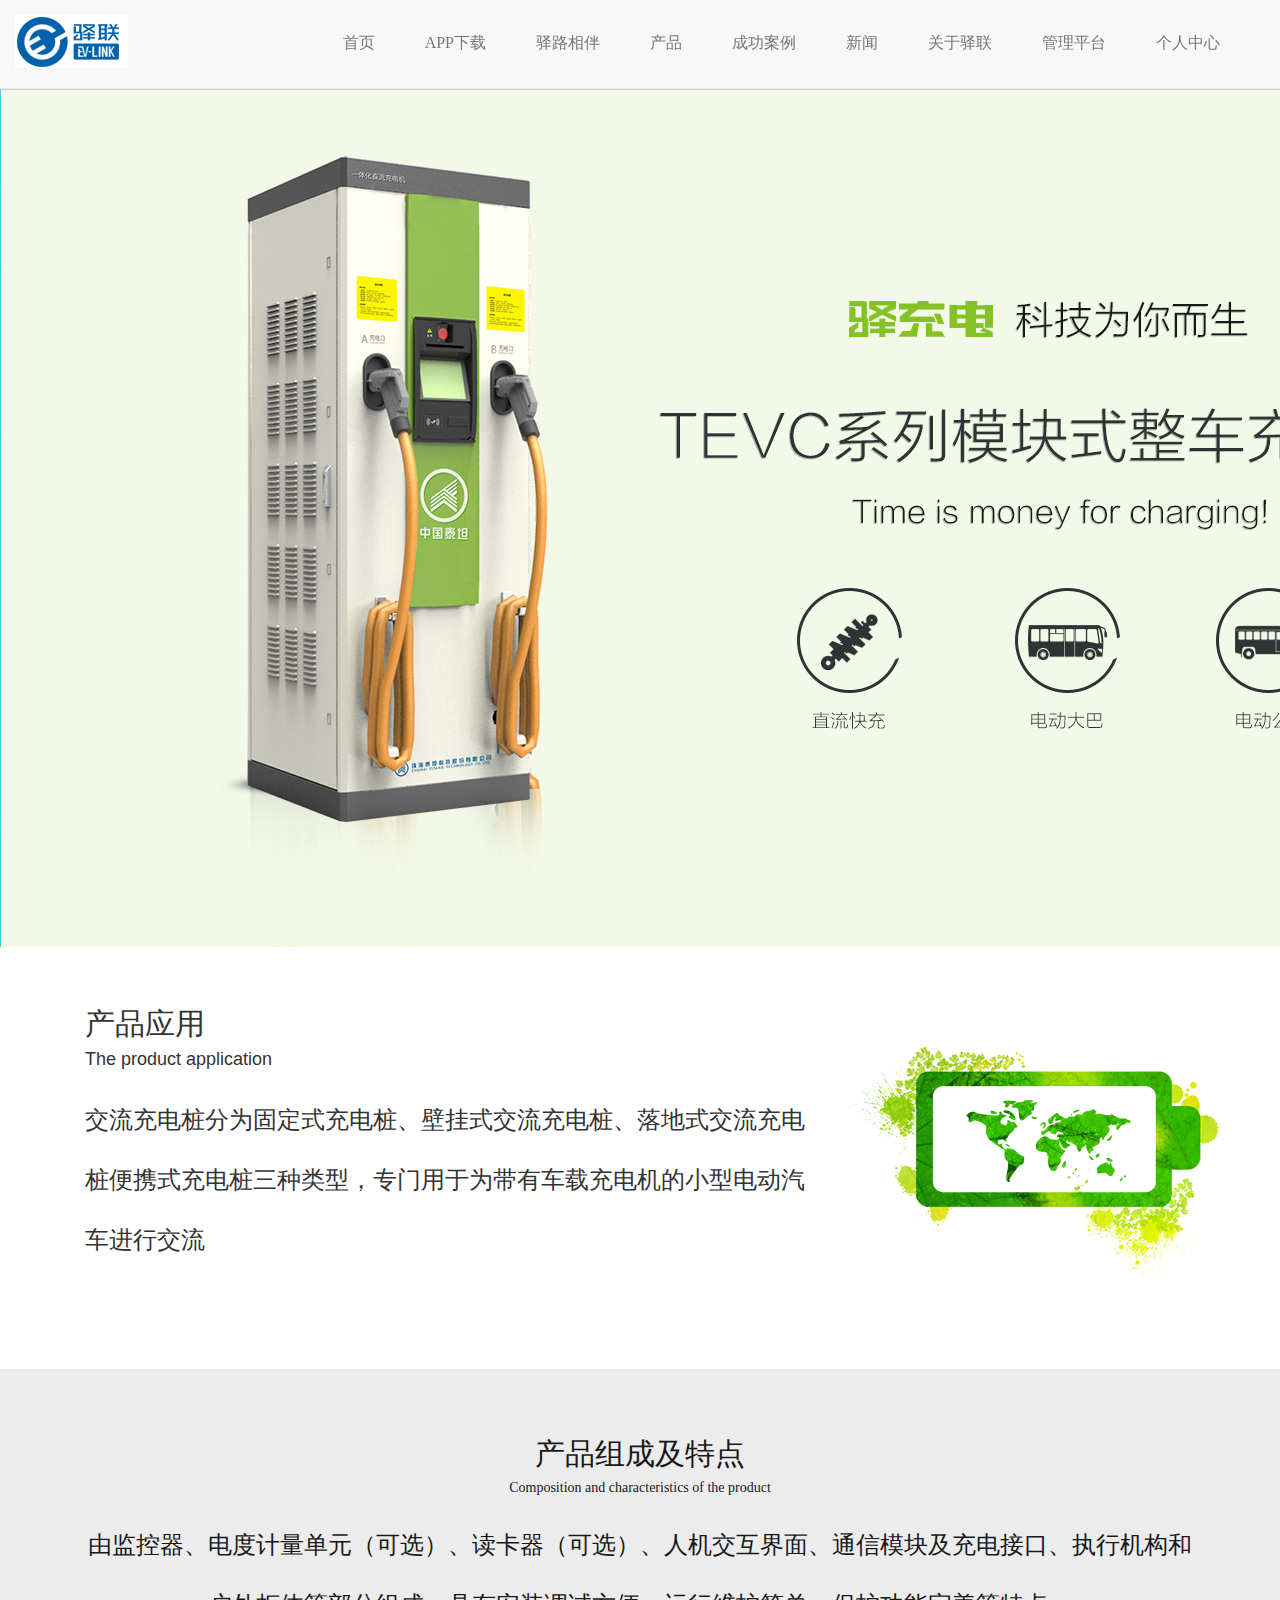
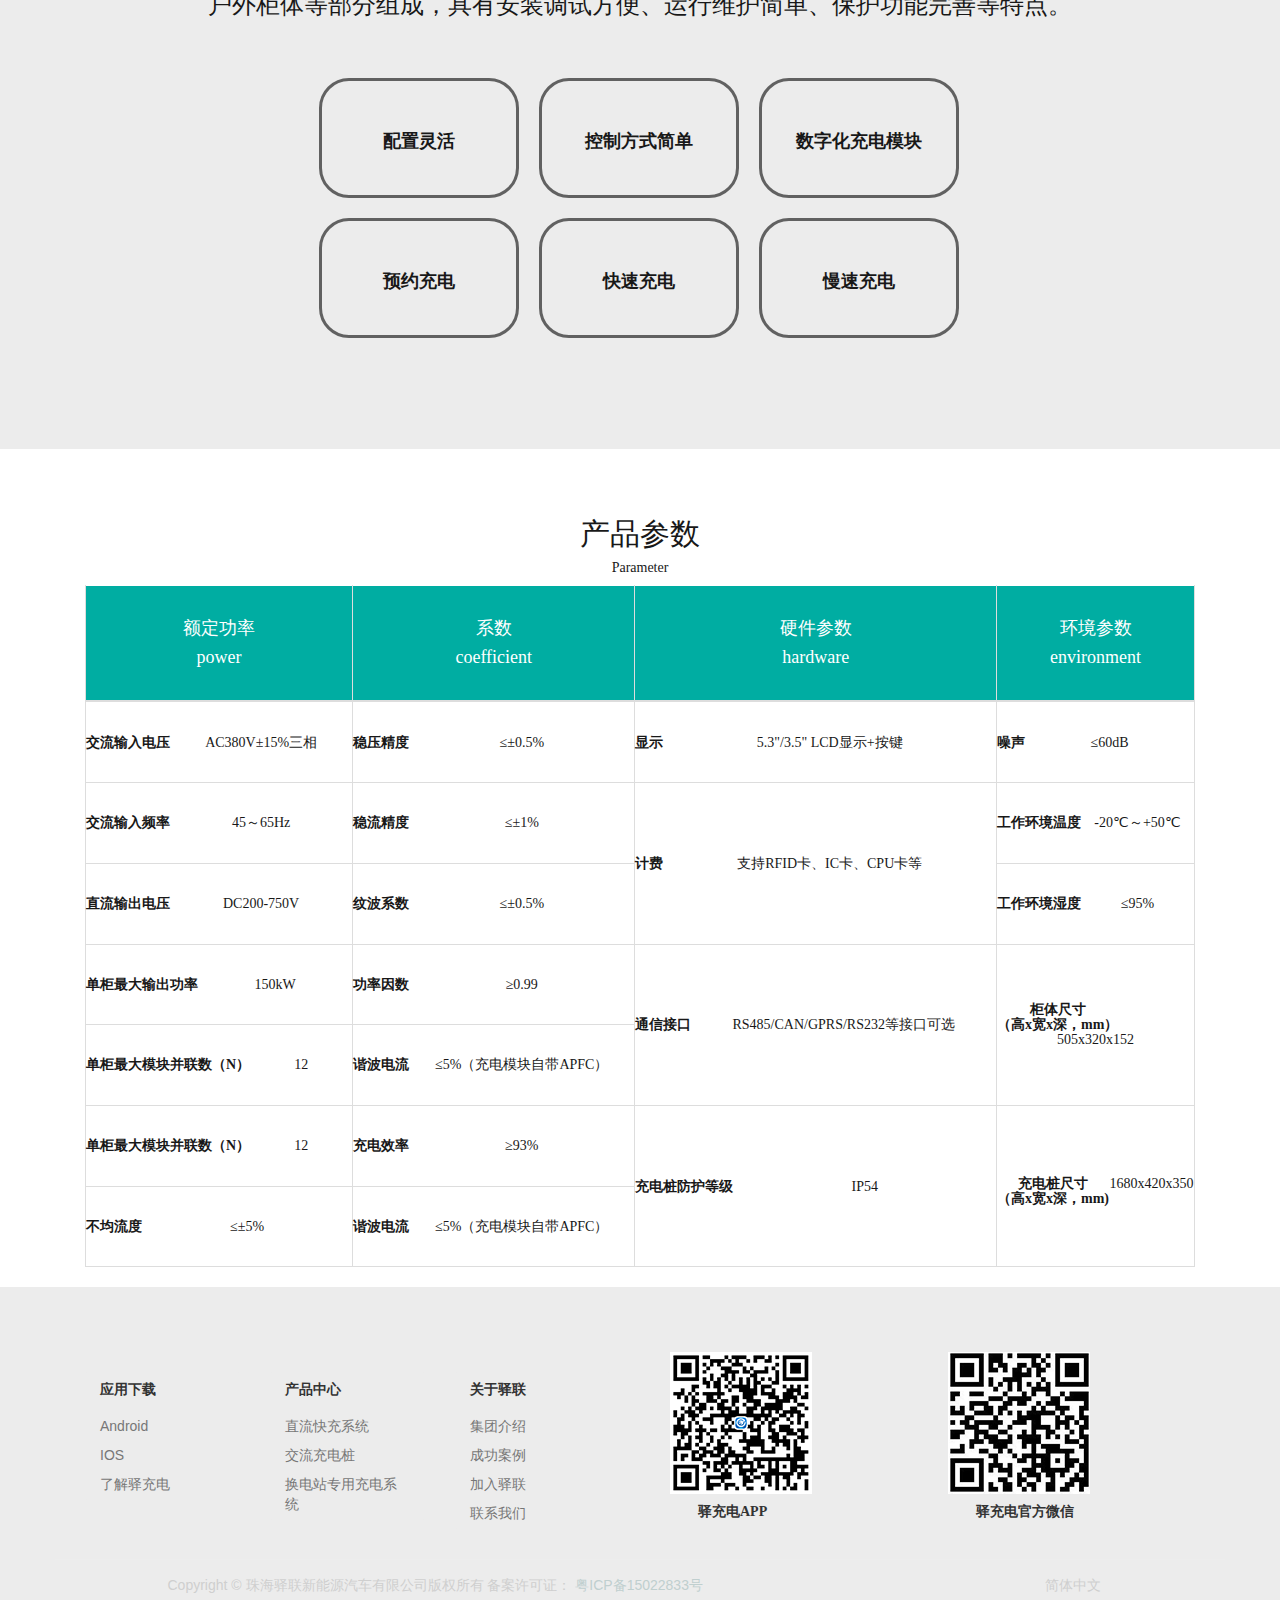
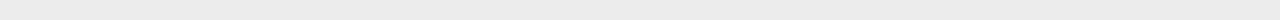
<file: bootstarp/product_6.html>
<!DOCTYPE html>
<html>
<head>
	<meta charset='utf-8'>
    <meta http-equiv="X-UA-Compatible" content="IE=edge">
    <meta name="viewport" content="width=device-width, initial-scale=1">
    <!-- 上述3个meta标签*必须*放在最前面，任何其他内容都*必须*跟随其后！ -->
	<title>驿联官方网站</title>
  <link rel="shortcut icon" type="text/css" href="img/elian.ico">
	<link rel="stylesheet" type="text/css" href="css/bootstrap.min.css">
	<link rel="stylesheet" type="text/css" href="css/base.css">
  <style type="text/css">
  body{background-color: #ececec;}
    #footer{background-color: #ececec;}
    .list-group-item {background-color: #ececec;}
  	#body{padding-top: 0;}
 	  
    .section1{height: 947px;background: url(img/banner-100kbgj.jpg) no-repeat;}
    .section2{ background: #ffffff; min-height: 422px;}
    .section3{text-align: center;min-height: 680px;}
    .product-char {padding: 2% 17% 0 21%;}
    .product-char div{border: 3px solid #616161;border-radius: 30px;font-size: 18px;font-weight: bold;height: 120px;line-height: 120px;margin: 10px;text-align: center;vertical-align: middle;width: 200px;}
    
    .section4{background: #ffffff;}
    .elian-table {border: 1px solid #ffffff;}
    .elian-table > thead > tr > th {background: #00ada2;color: #ffffff;height: 50px;padding: 2% 4%;text-align: center;}
    .elian-table > tbody > tr > td {height: 64px;padding: 2% 0;vertical-align: middle;}
    .elian-table > tbody > tr > td span {float: left;font-weight: bold;}
  </style>
 </head>
 <body>
   <div id='header'>
     <nav class="navbar navbar-default navbar-fixed-top ">
       <div class="container-fluid">
         <div class="navbar-header">
           <button class="navbar-toggle" data-target="#example-navbar-collapse" data-toggle="collapse" type="button">
           <span class="sr-only">切换导航</span>
           <span class="icon-bar"></span>
           <span class="icon-bar"></span>
           <span class="icon-bar"></span>
           </button>
           <a class="navbar-brand" href="index.html" style='height:88px;position: relative;top:0px;'>
             <img src="img/logo.png">
           </a>
         </div>
         <div id="example-navbar-collapse" class="collapse navbar-collapse">
           <ul class="nav navbar-nav navbar-right">
             <li><a href="index.html">首页</a></li>
             <li><a href="download.html">APP下载</a></li>
             <li><a href="javascript:;">驿路相伴</a></li>
             <li><a href="product.html">产品</a></li>
             <li><a href="case.html">成功案例</a></li>
             <li><a href="news/1">新闻</a></li>
             <li><a href="about.html">关于驿联</a></li>
             <li><a target="_blank" href="http://58.213.118.23:8081/elink-system-web">管理平台</a></li>
             <li><a target="_blank" href="user_register.html">个人中心</a></li>
           </ul>
         </div>
       </div>
     </nav>
   </div>
   <div id='body'>
    <div class='section1'></div>
    <div class='section2'class="elian-cont">
      <div style="padding-top: 40px;" class="elian-details">
        <div class="container">
          <div class="col-xs-8 font-yh">
            <h2 class="pdt20">产品应用</h2>
            <h4>The product application</h4>
            <h3 style="line-height: 2.5;">交流充电桩分为固定式充电桩、壁挂式交流充电桩、落地式交流充电桩便携式充电桩三种类型，专门用于为带有车载充电机的小型电动汽车进行交流</h3>
          </div>
          <div class="col-xs-4">
            <img src="img/pd-green.png">
          </div>
        </div>
      </div>
    </div>
    <div class='section3'>
      <div class="elian-title">
        <div class="container">
          <div class="col-xs-12">
            <h2>产品组成及特点</h2>
            <h5>Composition and characteristics of the product</h5>           
            <h3 style="line-height: 2.5;">由监控器、电度计量单元（可选）、读卡器（可选）、人机交互界面、通信模块及充电接口、执行机构和户外柜体等部分组成，具有安装调试方便、运行维护简单、保护功能完善等特点。</h3>
          </div>
          <div class="col-xs-12 product-char">
            <div class="col-xs-4 col-md-4 col-sm-6">配置灵活</div>
            <div class="col-xs-4 col-md-4 col-sm-6">控制方式简单</div>
            <div class="col-xs-4 col-md-4 col-sm-6">数字化充电模块</div>           
            <div class="col-xs-4 col-md-4 col-sm-6">预约充电</div>
            <div class="col-xs-4 col-md-4 col-sm-6">快速充电</div>
            <div class="col-xs-4 col-md-4 col-sm-6">慢速充电</div>          
          </div>
        </div>
      </div>
    </div>
   	<div class='section4'>
      <div class="elian-title">
              <div class="container">
                <div class="col-xs-12">
                  <h2>产品参数</h2>
                  <h5>Parameter</h5>
                </div>
                <div class="col-xs-12">
                  <table class="table table-bordered elian-table">               
                     <thead>
                        <tr>
                           <th>
                            <h4>额定功率</h4>
                            <h4>power</h4>
                           </th>
                           <th>
                            <h4>系数</h4>
                            <h4>coefficient</h4>
                           </th>
                           <th>
                            <h4>硬件参数</h4>
                            <h4>hardware</h4>
                           </th>
                            <th>
                            <h4>环境参数</h4>
                            <h4>environment</h4>
                           </th>
                        </tr>
                     </thead>
                     <tbody>
                        <tr>
                           <td>
                            <h5><span>交流输入电压</span></h5>
                            <h5>AC380V±15%三相</h5>
                           </td>
                           <td>
                            <h5><span>稳压精度</span></h5>
                            <h5>≤±0.5%</h5>
                           </td>
                           <td>
                            <h5><span>显示</span></h5>
                            <h5>5.3"/3.5" LCD显示+按键</h5>
                           </td>
                           <td>
                            <h5><span>噪声</span></h5>
                            <h5>≤60dB</h5>
                           </td>
                        </tr>
                        <tr>
                           <td>
                            <h5><span>交流输入频率</span></h5>
                            <h5>45～65Hz</h5>
                           </td>
                           <td>
                            <h5><span>稳流精度</span></h5>
                            <h5>≤±1%</h5>
                           </td>
                           <td rowspan="2">
                            <h5><span>计费</span></h5>
                            <h5>支持RFID卡、IC卡、CPU卡等</h5>
                           </td>
                           <td>
                            <h5><span>工作环境温度</span></h5>
                            <h5>-20℃～+50℃</h5>
                           </td>
                        </tr>
                        <tr>
                          <td>
                            <h5><span>直流输出电压 </span></h5>
                            <h5>DC200-750V</h5>
                           </td>
                           <td>
                            <h5><span>纹波系数</span></h5>
                            <h5>≤±0.5%</h5>
                           </td>                     
                           <td>
                            <h5><span>工作环境湿度</span></h5>
                            <h5>≤95%</h5>
                           </td>
                        </tr>
                        <tr>
                          <td>
                            <h5><span>单柜最大输出功率</span></h5>
                            <h5>150kW</h5>
                           </td>
                           <td>
                            <h5><span>功率因数</span></h5>
                            <h5>≥0.99</h5>
                           </td>
                           <td rowspan="2">
                            <h5><span>通信接口</span></h5>
                            <h5>RS485/CAN/GPRS/RS232等接口可选</h5>
                           </td>
                           <td rowspan="2">
                            <h5><span>柜体尺寸<br>（高x宽x深，mm）</span></h5>
                            <h5>505x320x152</h5>
                           </td>
                        </tr>
                        <tr>
                          <td>
                            <h5><span>单柜最大模块并联数（N）</span></h5>
                            <h5>12</h5>
                           </td>
                           <td>
                            <h5><span>谐波电流</span></h5>
                            <h5>≤5%（充电模块自带APFC）</h5>
                           </td>                                         
                        </tr>
                        <tr>
                          <td>
                            <h5><span>单柜最大模块并联数（N）</span></h5>
                            <h5>12</h5>
                           </td>
                           <td>
                            <h5><span>充电效率</span></h5>
                            <h5>≥93%</h5>
                           </td>                     
                           <td rowspan="2">
                            <h5><span>充电桩防护等级 </span></h5>
                            <h5>IP54</h5>
                           </td>
                           <td rowspan="2">
                            <h5><span>充电桩尺寸<br>（高x宽x深，mm)</span></h5>
                            <h5>1680x420x350</h5>
                           </td>
                        </tr>
                        <tr>
                          <td>
                            <h5><span>不均流度</span></h5>
                            <h5>≤±5% </h5>
                           </td>
                           <td>
                            <h5><span>谐波电流</span></h5>
                            <h5>≤5%（充电模块自带APFC）</h5>
                           </td>                     
                        </tr>
                     </tbody>
                  </table>
                </div>
              </div>
            </div>
    </div>
   </div>
   <div id='footer'>
     <div class="container">
       <div class='row'>
         <div class='col-lg-6 col-md-6 col-sm-6 col-xs-12'>
           <div class='col-lg-4 col-md-4 col-sm-4 col-xs-12'>
             <div class="list-group">
               <h2 href="#" class="list-group-item ">
                 应用下载
               </h2>
               <a href="download.html" target="_blank" class="list-group-item">Android</a>
               <a href="download.html" target="_blank" class="list-group-item">IOS</a>
               <a href="download.html" target="_blank" class="list-group-item">了解驿充电</a>
             </div>
           </div>
           <div class='col-lg-4 col-md-4 col-sm-4 col-xs-12'>
             <div class="list-group">
               <h2 href="#" class="list-group-item ">
                 产品中心
               </h2>
               <a href="product_1.html" target="_blank" class="list-group-item">直流快充系统</a>
               <a href="product_1.html" target="_blank" class="list-group-item">交流充电桩</a>
               <a href="product_1.html" target="_blank" class="list-group-item">换电站专用充电系统</a>
             </div>
           </div>
           <div class='col-lg-4 col-md-4 col-sm-4 col-xs-12'>
             <div class="list-group">
               <h2 href="#" class="list-group-item ">
                 关于驿联
               </h2>
               <a href="about.html" target="_blank" class="list-group-item">集团介绍</a>
               <a href="product.html" target="_blank" class="list-group-item">成功案例</a>
               <a href="about.html#jiaru" target="_blank" class="list-group-item">加入驿联</a>
               <a href="about.html#lianxi" target="_blank" class="list-group-item">联系我们</a>
             </div>
           </div>
         </div>
         <div class='col-lg-6 col-md-6 col-sm-6  col-xs-12 code'>
           <div class='col-lg-6 col-md-6 col-sm-6 ' style='margin-bottom:10px;'>
               <img src="img/code-1.png">
               <h2>驿充电APP</h2>
           </div>
           <div class='col-lg-6 col-md-6 col-sm-6'>
               <img src="img/code-2.png">
               <h2>驿充电官方微信</h2>
           </div>
         </div>
       </div>
       <div class='row coryright'>
         <div class='col-lg-9 col-md-9 col-sm-9 col-ls-offset-1 col-md-offset-1  col-xs-12 '>
           Copyright © 珠海驿联新能源汽车有限公司版权所有 备案许可证：<a href="http://www.miitbeian.gov.cn" >
           粤ICP备15022833号</a>
         </div>   
         <div class='col-lg-2 col-md-2 col-sm-2 pull-right'>
           <p>简体中文</p>
         </div>
       </div>
     </div>
   </div>
   
   
 	<script type="text/javascript" src='js/jquery-1.12.4.min.js'></script>
 	<script type="text/javascript" src='js/bootstrap.min.js'></script>
 </body>
 </html>
</file>
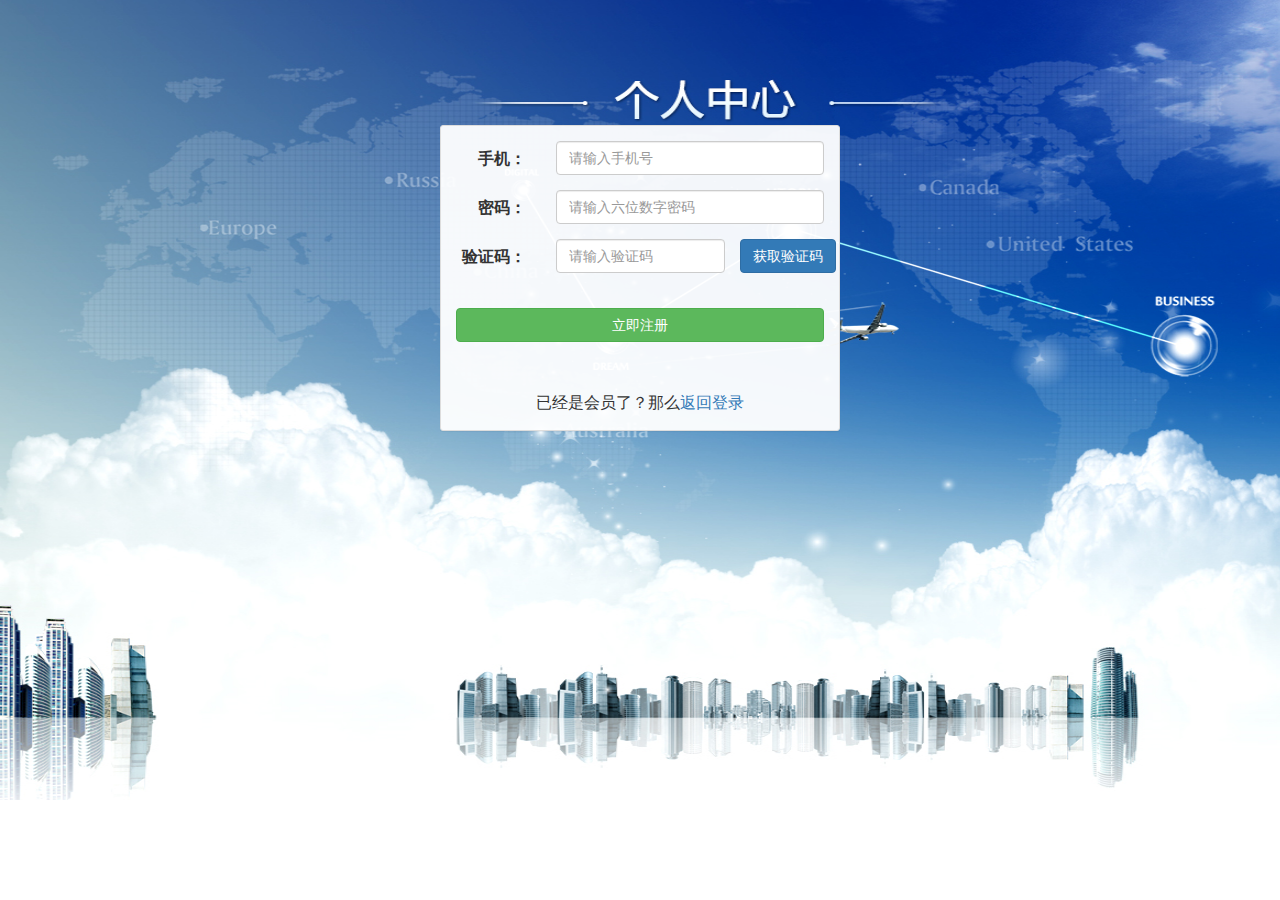
<file: bootstarp/user_register.html>
<!DOCTYPE html>
<html>
<head>
	<meta charset='utf-8'>
    <meta http-equiv="X-UA-Compatible" content="IE=edge">
    <meta name="viewport" content="width=device-width, initial-scale=1">
    <!-- 上述3个meta标签*必须*放在最前面，任何其他内容都*必须*跟随其后！ -->
	<title>驿联官方网站</title>
  <link rel="shortcut icon" type="text/css" href="img/elian.ico">
	<link rel="stylesheet" type="text/css" href="css/bootstrap.min.css">
	<link rel="stylesheet" type="text/css" href="css/base.css">

  <style type="text/css">
    .container{position: absolute;width: 100%;height: 800px;background: url(img/logo_bg.jpg) no-repeat;background-size: 110% 100%;}
    .register-box{ background: rgba(255, 255, 255, 0.95);border-radius: 3px;height: 380px;left: 55%;position: absolute;top: 25%;width: 396px;text-align: center;}
    .form{width: 80%;margin: 0 auto;margin-top: 30px;}
    .panel{background: rgba(255, 255, 255, 0.95);border-radius: 3px;margin: auto;width: 400px;margin-top: 10%;}
  </style>
  <script type="text/javascript" src='js/jquery-1.12.4.min.js'></script>
  <script type="text/javascript" src='js/bootstrap.min.js'></script>
  <script type="text/javascript" src="js/jquery.validate.min.js"></script>
 </head>
 <body>
   <div class="container">
    <div class="panel panel-default">
      
      <div class="panel-body">
        <form id="signupForm" method="post" class="form-horizontal" action="">
          <div class="form-group">
            <label class="col-sm-3 control-label" for="phoneNum">手机：</label>
            <div class="col-sm-9">
              <input type="text" class="form-control" id="phoneNum" name="phoneNum" placeholder="请输入手机号" />
            </div>
          </div>

          <div class="form-group">
            <label class="col-sm-3 control-label" for="password">密码：</label>
            <div class="col-sm-9">
              <input type="password" class="form-control" id="password" name="password" placeholder="请输入六位数字密码" />
            </div>
          </div>

          <div class="form-group">
            <label class="col-sm-3 control-label" for="valid_code">验证码：</label>
            <div class="col-sm-6">
              <input type="password" class="form-control" id="valid_code" name="valid_code" placeholder="请输入验证码" /> 
            </div>
            <button type="button" class="btn btn-primary col-sm-6" style='width: auto;'>获取验证码</button>
          </div>

          <div class="form-group" style="margin-top: 35px;">
            <div class="col-sm-12">
                <button type="submit" class="btn btn-success" style='width: 100%;'>立即注册</button>
            </div>
          </div>
          <div align="center" style="margin-top: 50px;">
            已经是会员了？那么<a href="javascript:;">返回登录</a>
          </div>
        </form>
      </div>
    </div>
        <!-- <div class="register-box">
          <form class='form'>
            <div class="form-group">
              <label for="exampleInputEmail1"></label>
              <input type="email" class="form-control" id="exampleInputPhone" placeholder="请输入手机号">
            </div>
            <div class="form-group">
              <label for=""></label>
              <input type="password" class="form-control" id="exampleInputPassword" placeholder="请输入六位数字密码">
            </div>
            <div class="form-group">
                <label for="exampleInputEmail"></label>
                <input type="email" class="form-control" id="exampleInputEmail" placeholder="请输入验证码" style='width: auto; display: inline-block;'>
                <button type="button" class="btn btn-primary" style='width: auto;'>免费获取验证码</button>
              </div>
              
            <button type="submit" class="btn btn-success" style='width: 100%;'>立即注册</button>
          </form>
          <div align="center" style="margin-top: 50px;">
            已经是会员了？那么<a onclick="back()" href="javascript:void(0)">返回登录</a>
          </div>
        </div>  -->
    </div>
   
 	
  <script type="text/javascript">
  $.validator.setDefaults( {
    submitHandler: function () {
      alert( "submitted!" );
    }
  } );
    $(function(){
      // jQuery.validator.addMethod("url", function(value, element,params) {
      //   // allow any non-whitespace characters as the host part
      //   return this.optional( element ) || /^\d{6}$/.test( value );
      // }, '666.');

      $( "#signupForm" ).validate( {
        rules: {
            phoneNum: {
              required: true,
              rangelength: [11, 11],
              number: true
              },
            password: {
              required: true,
              rangelength: [6, 6],
              number: true
            },
            valid_code: {
              required: true,
              rangelength: [4, 4],
              number: true
              // url: true
            }
          },
          messages: {
            phoneNum: {
              required: "请输入11位数字",
              rangelength: "请输入11位数字",
              number: "请输入11位数字"
            },
            password: {
              required: "请输入6位数字",
              rangelength: "请输入6位数字",
              number: "请输入6位数字"
            },
            valid_code: {
              required: "请输入4位验证码",
              rangelength: "请输入4位验证码",
              number: "请输入4位数字验证码"
            },
          },
          errorElement: "em",
          errorPlacement: function ( error, element ) {
            error.addClass( "help-block" );
            element.parent().addClass( "has-feedback" );
            error.insertAfter( element );
            if ( !element.next( "span" )[ 0 ] ) {
              $( "<span class='glyphicon glyphicon-remove form-control-feedback'></span>" ).insertAfter( element );
            }
          },
          success: function ( label, element ) {
            if ( !$( element ).next( "span" )[ 0 ] ) {
              $( "<span class='glyphicon glyphicon-ok form-control-feedback'></span>" ).insertAfter( $( element ) );
            }
          },
          highlight: function ( element, errorClass, validClass ) {
            $( element ).parent().addClass( "has-error" ).removeClass( "has-success" );
            $( element ).next( "span" ).addClass( "glyphicon-remove" ).removeClass( "glyphicon-ok" );
          },
          unhighlight: function ( element, errorClass, validClass ) {
            $( element ).parent().addClass( "has-success" ).removeClass( "has-error" );
            $( element ).next( "span" ).addClass( "glyphicon-ok" ).removeClass( "glyphicon-remove" );
          }
        }
       );
    });
  </script>
 </body>
 </html>
</file>
<file: bootstarp/css/base.css>
body{color: #333;font-family: "Helvetica Neue",Helvetica,Arial,sans-serif;font-size: 16px;line-height: 1.42857;}
.row{margin-top: 10px;}
.list-group-item{border: none;}
.navbar{box-shadow: 0 1px 1px #cecece;}
.navbar-nav{padding: 18px 35px;}
.navbar-nav li{padding-left:  10px;padding-right:  10px;}
.navbar-nav li a:hover,.navbar-nav li a:focus{background-color: transparent;border-bottom: 2px solid #467cc5;color: #467cc5!important;padding-bottom: 10px;transition-duration:0.5s;}
.nav{font-family: "microsoft yahei";font-size: 16px;}
.coryright { border-top: 1px solid #ededed;color: #cfcfcf;font-size: 14px;min-height: 50px;line-height: 50px;}
.coryright a{ color: #c0cfcf;}
.list-group h2,.code h2{font-family: "microsoft yahei";font-size: 14px;font-weight: 700;margin-bottom: 4px;}

.list-group a{padding-top: 5px;padding-bottom: 5px;color: #777;font-size: 14px; }
a.list-group-item:hover{color: #467cc5;}
.code div{margin-bottom: 10px;}
.code h2{text-indent: 28px;margin-top: 10px;}
#body{padding-top: 50px;padding-bottom: 55px;}
#footer{background: #ffffff;}

.elian-title {
    color: #181818;
    font-family: "微软雅黑";
    padding-top: 3em;
    text-align: center;
}
</file>
